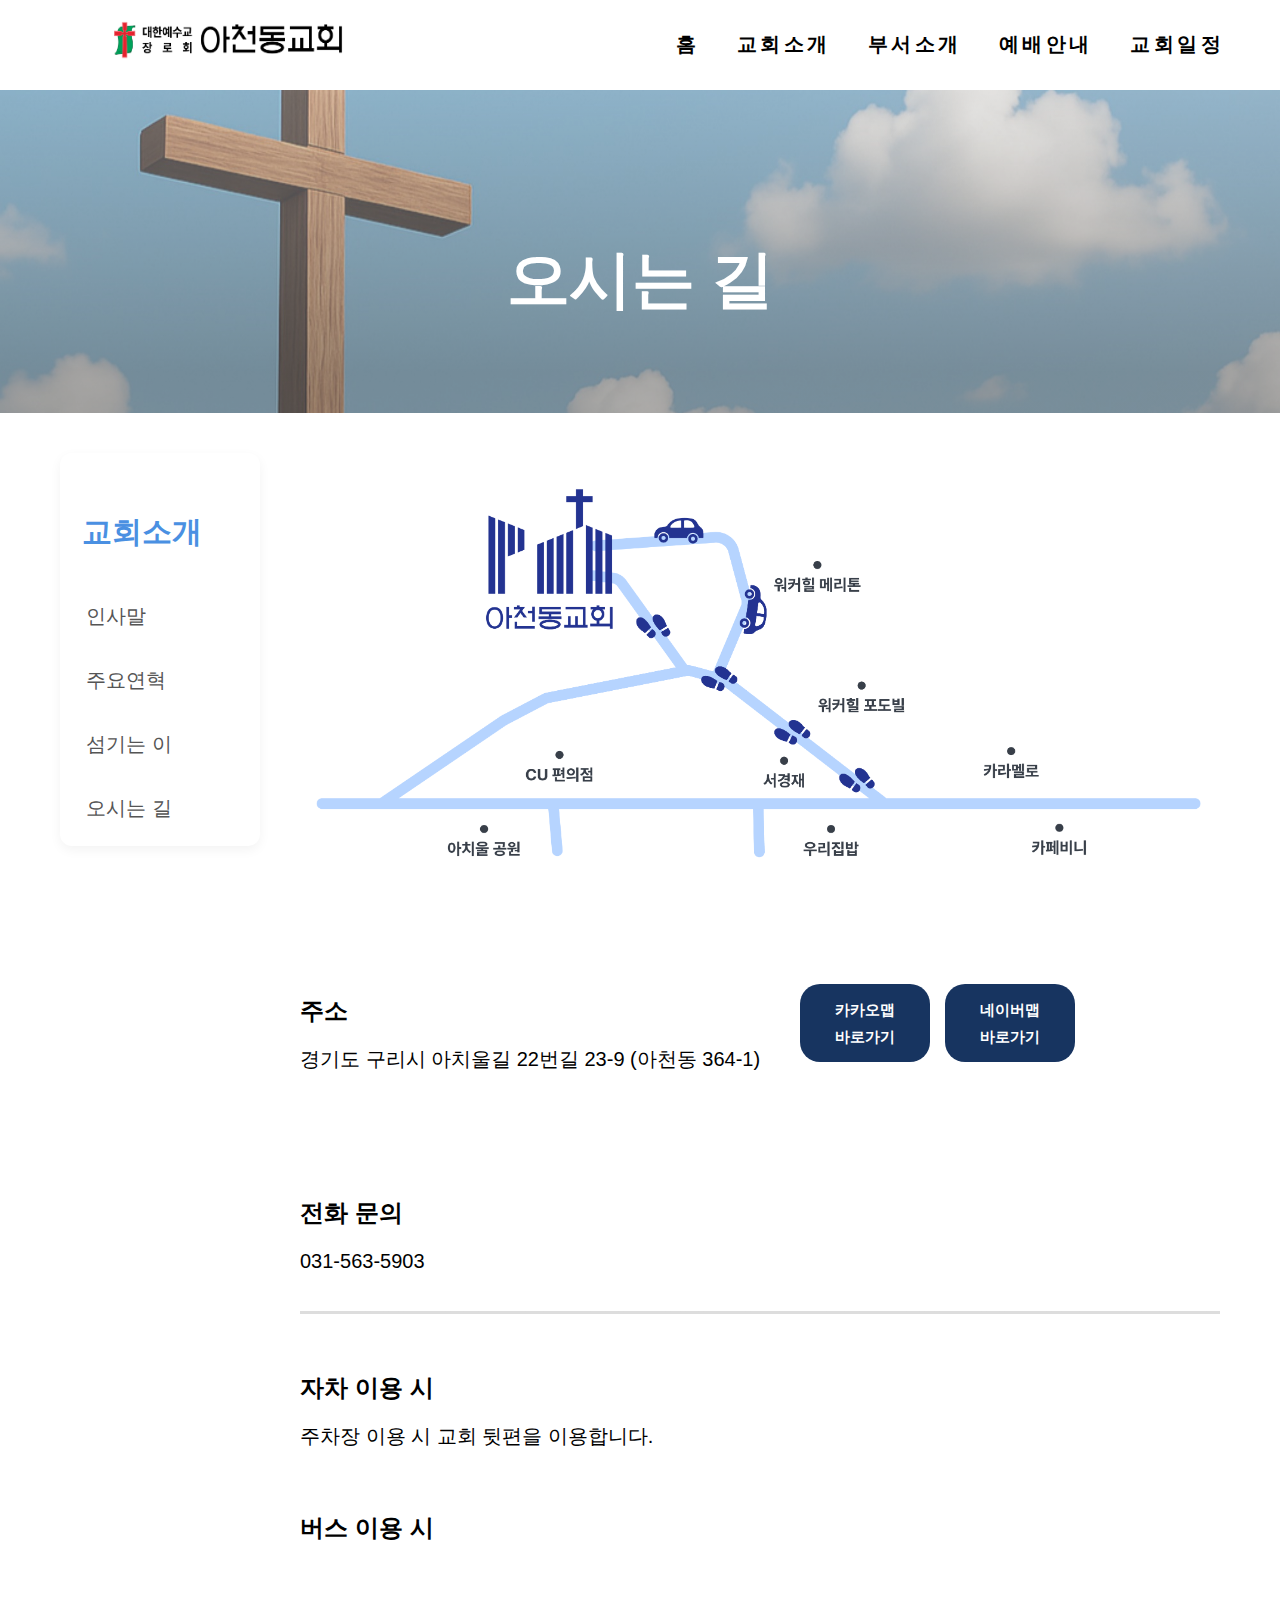
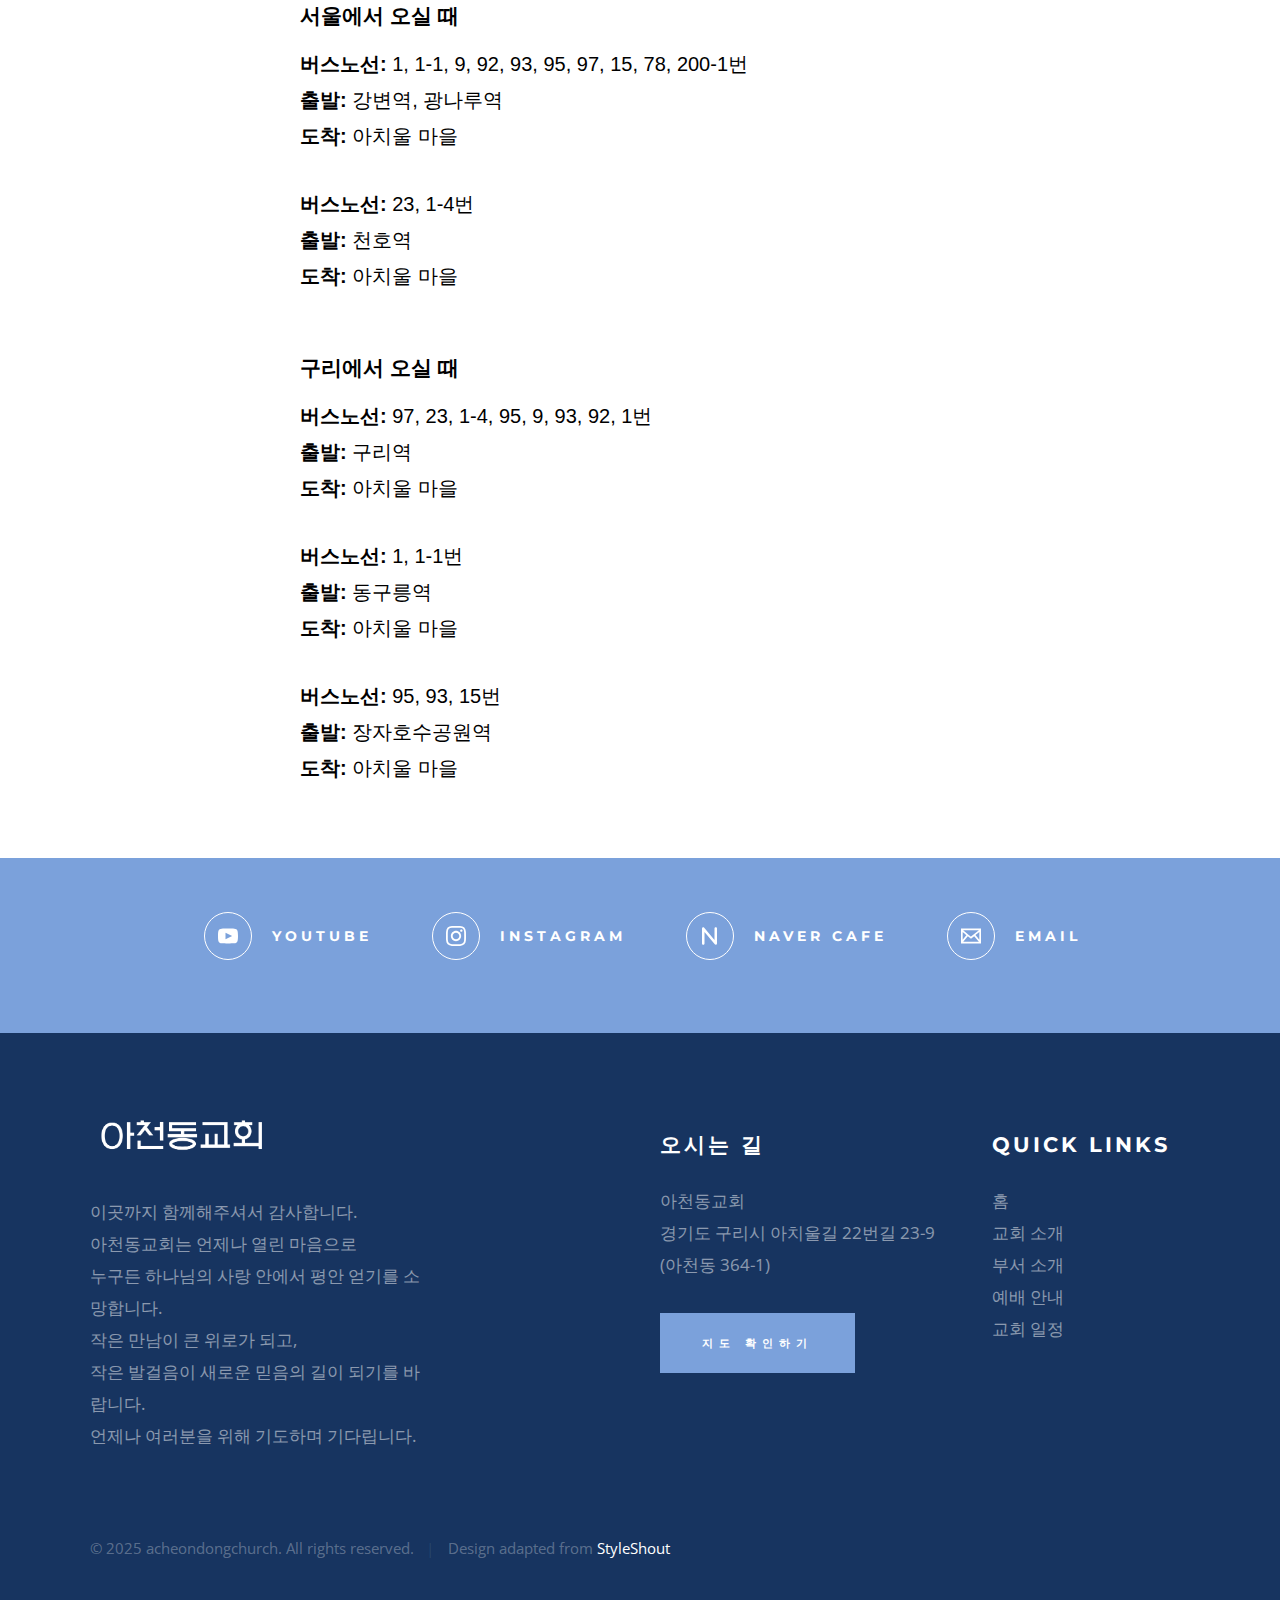
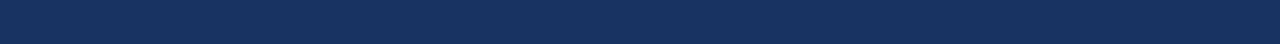
<file: about.html>
<!DOCTYPE html>
<html class="no-js" lang="ko">
  <head>
    <!--- basic page needs
    ================================================== -->
    <meta charset="utf-8" />
    <title>아천동교회 - 교회소개</title>
    <meta name="description" content="" />
    <meta name="author" content="" />

    <!-- mobile specific metas
    ================================================== -->
    <meta name="viewport" content="width=device-width, initial-scale=1" />

    <!-- CSS
    ================================================== -->
    <link rel="stylesheet" href="css/base.css" />
    <link rel="stylesheet" href="css/main.css" />

    <!-- script
    ================================================== -->
    <script src="js/modernizr.js"></script>

    <!-- favicons
    ================================================== -->
    <link rel="apple-touch-icon" sizes="180x180" href="favicon.png" />
    <link rel="icon" type="image/png" sizes="32x32" href="favicon.png" />
    <link rel="icon" type="image/png" sizes="16x16" href="favicon.png" />
    <link rel="manifest" href="site.webmanifest" />
  </head>

  <body id="top">
    <!-- header
    ================================================== -->
    <header class="s-header">
      <div class="header-logo">
        <a class="site-logo" href="index.html">
          <img src="images/logo1.png" alt="Homepage" />
        </a>
      </div>

      <nav class="header-nav-wrap">
        <ul class="header-nav">
          <li class="current"><a href="index.html" title="home">홈</a></li>
          <li><a href="greeting.html" title="About">교회소개</a></li>
          <li><a href="departments.html" title="Contact us">부서소개</a></li>
          <li><a href="worship.html" title="Contact us">예배안내</a></li>
          <li><a href="events.html" title="Services">교회일정</a></li>
        </ul>
      </nav>

      <a class="header-menu-toggle" href="#0"><span>Menu</span></a>
    </header>
    <!-- end s-header -->

    <!-- page header
    ================================================== -->
    <section class="page-header page-header--about">
      <div class="gradient-overlay"></div>
      <div class="row page-header__content">
        <div class="column">
          <h1>오시는 길</h1>
        </div>
      </div>
    </section>
    <nav class="church-menu">
      <ul>
        <li><a href="greeting.html">인사말</a></li>
        <li><a href="history.html">주요 연혁</a></li>
        <li><a href="leaders.html">섬기는 이</a></li>
        <li><a href="about.html" class="active">오시는 길</a></li>
      </ul>
    </nav>
    <!-- end page-header -->

    <!-- page content
    ================================================== -->
    <section class="s-content">
      <div class="section leaders">
        <!-- 왼쪽 네비게이션 -->
        <div class="leaders-header">
          <h2><a href="greeting.html">교회소개</a></h2>
          <ul>
            <li><a href="greeting.html">인사말</a></li>
            <li><a href="history.html">주요연혁</a></li>
            <li><a href="leaders.html">섬기는 이</a></li>
            <li><a href="about.html">오시는 길</a></li>
          </ul>
        </div>

        <!-- 오른쪽 내용 -->
        <div class="leaders-content">
          <div class="location-box">
            <div class="location-map gallery-item">
              <a href="images/location-map.png" target="_blank">
                <img src="images/location-map.png" alt="교회 위치 지도" />
                <div class="gallery-caption">클릭해서 크게 보기</div>
              </a>
            </div>
            <div class="location-box">
              <div class="location-info">
                <h3>주소</h3>
                <p>경기도 구리시 아치울길 22번길 23-9 (아천동 364-1)</p>
              </div>
              <div class="map-buttons-inline">
                <a
                  href="https://place.map.kakao.com/11107135"
                  target="_blank"
                  class="map-btn"
                >
                  <span>카카오맵<br />바로가기</span>
                </a>
                <a
                  href="https://naver.me/FN7VN2Qv"
                  target="_blank"
                  class="map-btn"
                >
                  <span>네이버맵<br />바로가기</span>
                </a>
              </div>
            </div>
          </div>
          <div class="location-details">
            <h3 class="location-title">전화 문의</h3>
            <p class="location-text">031-563-5903</p>

            <hr class="divider" />

            <h3 class="location-title">자차 이용 시</h3>
            <p class="location-text">주차장 이용 시 교회 뒷편을 이용합니다.</p>

            <h3 class="location-title">버스 이용 시</h3>

            <div class="bus-section">
              <h4>서울에서 오실 때</h4>
              <p>
                <strong>버스노선:</strong> 1, 1-1, 9, 92, 93, 95, 97, 15, 78,
                200-1번<br />
                <strong>출발:</strong> 강변역, 광나루역<br />
                <strong>도착:</strong> 아치울 마을
              </p>
              <p>
                <strong>버스노선:</strong> 23, 1-4번<br />
                <strong>출발:</strong> 천호역<br />
                <strong>도착:</strong> 아치울 마을
              </p>
            </div>

            <div class="bus-section">
              <h4>구리에서 오실 때</h4>
              <p>
                <strong>버스노선:</strong> 97, 23, 1-4, 95, 9, 93, 92, 1번<br />
                <strong>출발:</strong> 구리역<br />
                <strong>도착:</strong> 아치울 마을
              </p>
              <p>
                <strong>버스노선:</strong> 1, 1-1번<br />
                <strong>출발:</strong> 동구릉역<br />
                <strong>도착:</strong> 아치울 마을
              </p>
              <p>
                <strong>버스노선:</strong> 95, 93, 15번<br />
                <strong>출발:</strong> 장자호수공원역<br />
                <strong>도착:</strong> 아치울 마을
              </p>
            </div>
          </div>
        </div>
      </div>
    </section>

    <!-- Social
    ================================================== -->
    <section class="s-social">
      <div class="row social-content">
        <div class="column">
          <ul class="social-list">
            <li class="social-list__item">
              <a
                href="https://youtube.com/channel/UCDaouPzxLvwSefpO3Cc82Og?si=CCJbCwV-l4S1bJ1q"
                target="_blank"
                title=""
              >
                <span
                  class="social-list__icon social-list__icon--youtube"
                ></span>
                <span class="social-list__text">Youtube</span>
              </a>
            </li>
            <li class="social-list__item">
              <a
                href="https://www.instagram.com/acheon_dong_church?igsh=MTI3YzFyMGkzZnVlYg%3D%3D&utm_source=qr"
                target="_blank"
                title=""
              >
                <span
                  class="social-list__icon social-list__icon--instagram"
                ></span>
                <span class="social-list__text">Instagram</span>
              </a>
            </li>
            <li class="social-list__item">
              <a
                href="https://cafe.naver.com/acheondongchurch"
                target="_blank"
                title=""
              >
                <span class="social-list__icon social-list__icon--naver"></span>
                <span class="social-list__text">Naver Cafe</span>
              </a>
            </li>
            <li class="social-list__item">
              <a
                href="mailto:acheondong3641@gmail.com"
                target="_blank"
                title=""
              >
                <span class="social-list__icon social-list__icon--email"></span>
                <span class="social-list__text">Email</span>
              </a>
            </li>
          </ul>
        </div>
      </div>
      <!-- end social-content -->
    </section>
    <!-- end s-social -->

    <!-- footer
    ================================================== -->
    <footer class="s-footer">
      <div class="row footer-top">
        <div class="column large-4 medium-5 tab-full">
          <div class="footer-logo">
            <a class="site-footer-logo" href="index.html">
              <img src="images/logo.png" alt="Homepage" />
            </a>
          </div>
          <!-- footer-logo -->
          <p>
            이곳까지 함께해주셔서 감사합니다.<br />
            아천동교회는 언제나 열린 마음으로 <br />
            누구든 하나님의 사랑 안에서 평안 얻기를 소망합니다.<br />
            작은 만남이 큰 위로가 되고, <br />
            작은 발걸음이 새로운 믿음의 길이 되기를 바랍니다.<br />
            언제나 여러분을 위해 기도하며 기다립니다.
          </p>
        </div>
        <div class="column large-half tab-full">
          <div class="row">
            <div class="column large-7 medium-full">
              <h4 class="h6">오시는 길</h4>
              <p>
                아천동교회 <br />
                경기도 구리시 아치울길 22번길 23-9 <br />
                (아천동 364-1)
              </p>

              <p>
                <a
                  href="https://naver.me/FN7VN2Qv"
                  target="_blank"
                  class="btn btn--footer"
                  >지도 확인하기</a
                >
              </p>
            </div>
            <div class="column large-5 medium-full">
              <h4 class="h6">Quick Links</h4>
              <ul class="footer-list">
                <li><a href="index.html">홈</a></li>
                <li><a href="about.html">교회 소개</a></li>
                <li><a href="departments.html">부서 소개</a></li>
                <li><a href="worship.html">예배 안내</a></li>
                <li><a href="events.html">교회 일정</a></li>
              </ul>
            </div>
          </div>
        </div>
      </div>
      <!-- end footer-top -->

      <div class="row footer-bottom">
        <div class="column ss-copyright">
          <span>© 2025 acheondongchurch. All rights reserved.</span>
          <span
            >Design adapted from
            <a href="https://www.styleshout.com/">StyleShout</a></span
          >
        </div>
      </div>
      <!-- footer-bottom -->

      <div class="ss-go-top">
        <a class="smoothscroll" title="Back to Top" href="#top">
          <svg
            xmlns="http://www.w3.org/2000/svg"
            width="24"
            height="24"
            viewBox="0 0 24 24"
          >
            <path d="M12 0l8 9h-6v15h-4v-15h-6z" />
          </svg>
        </a>
      </div>
      <!-- ss-go-top -->
    </footer>
    <!-- end s-footer -->

    <!-- Java Script
    ================================================== -->
    <script src="js/jquery-3.2.1.min.js"></script>
    <script src="js/plugins.js"></script>
    <script src="js/main.js"></script>
  </body>
</html>
</file>
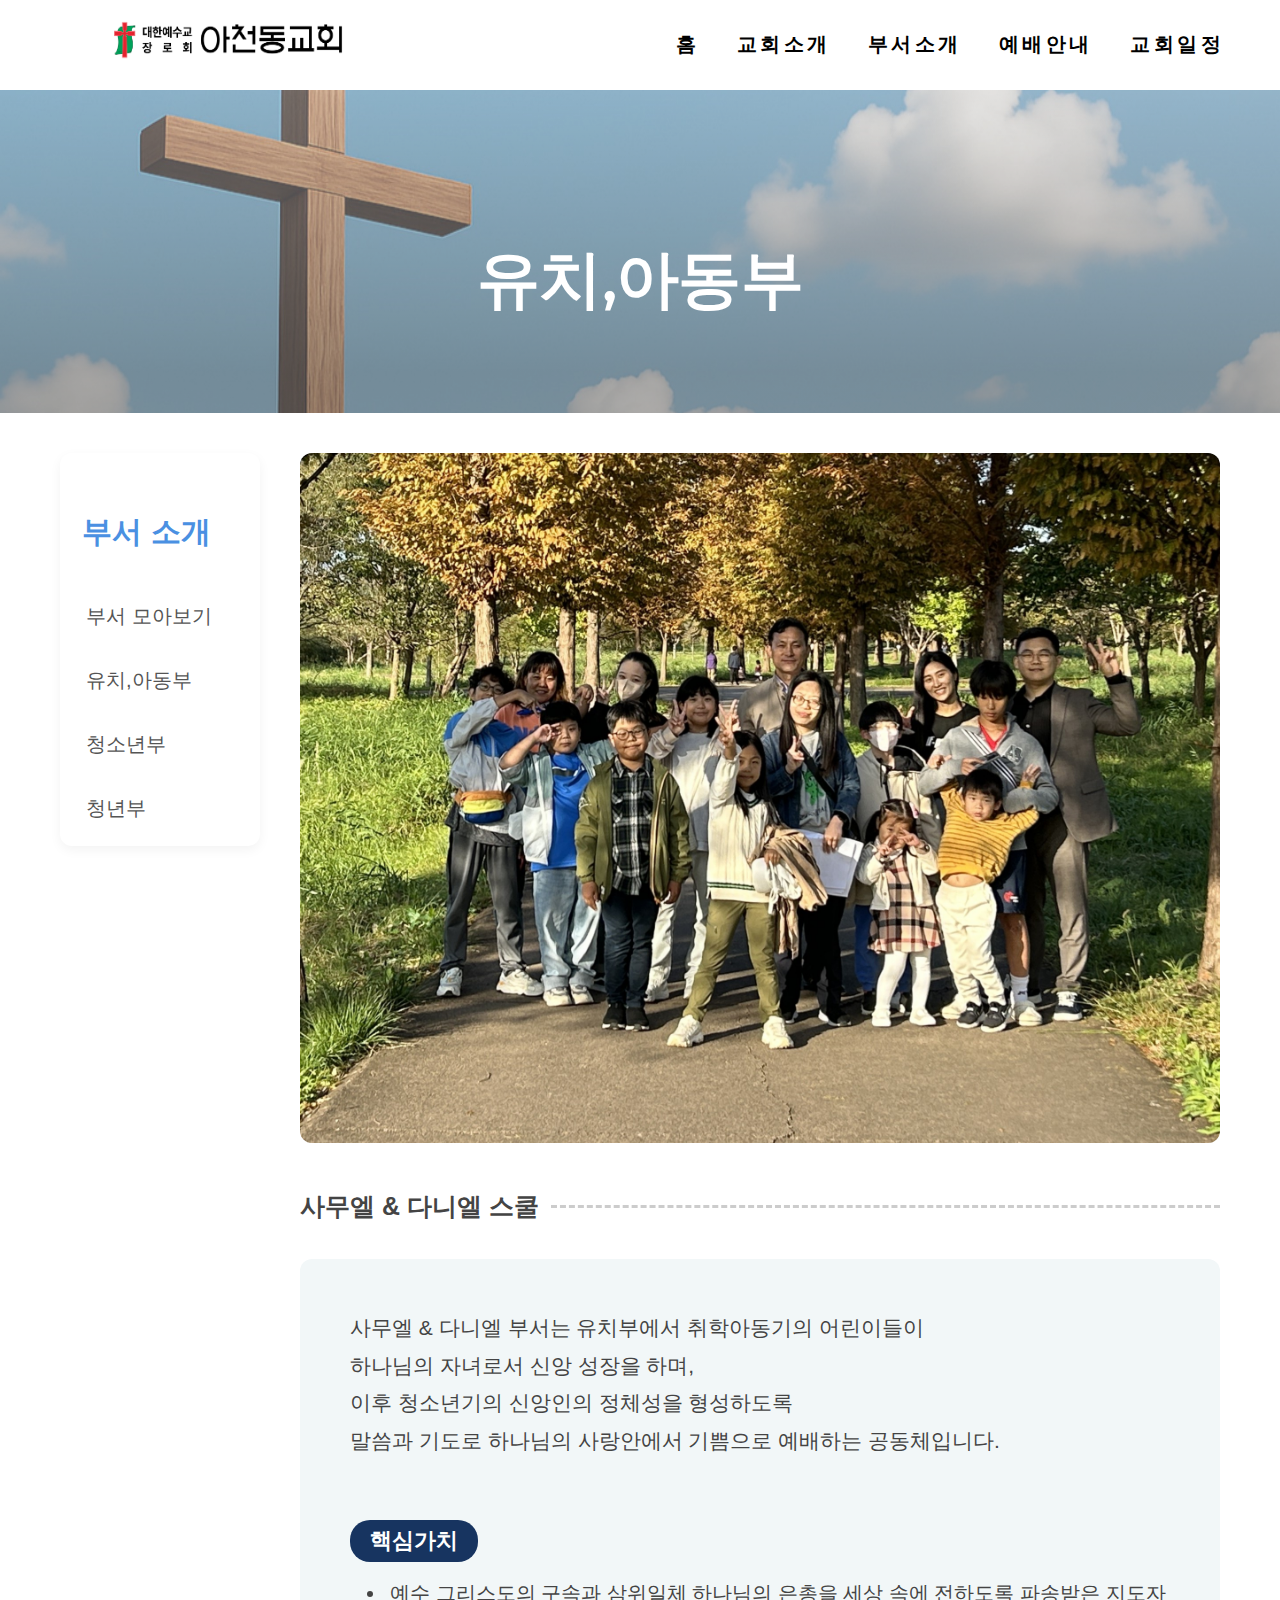
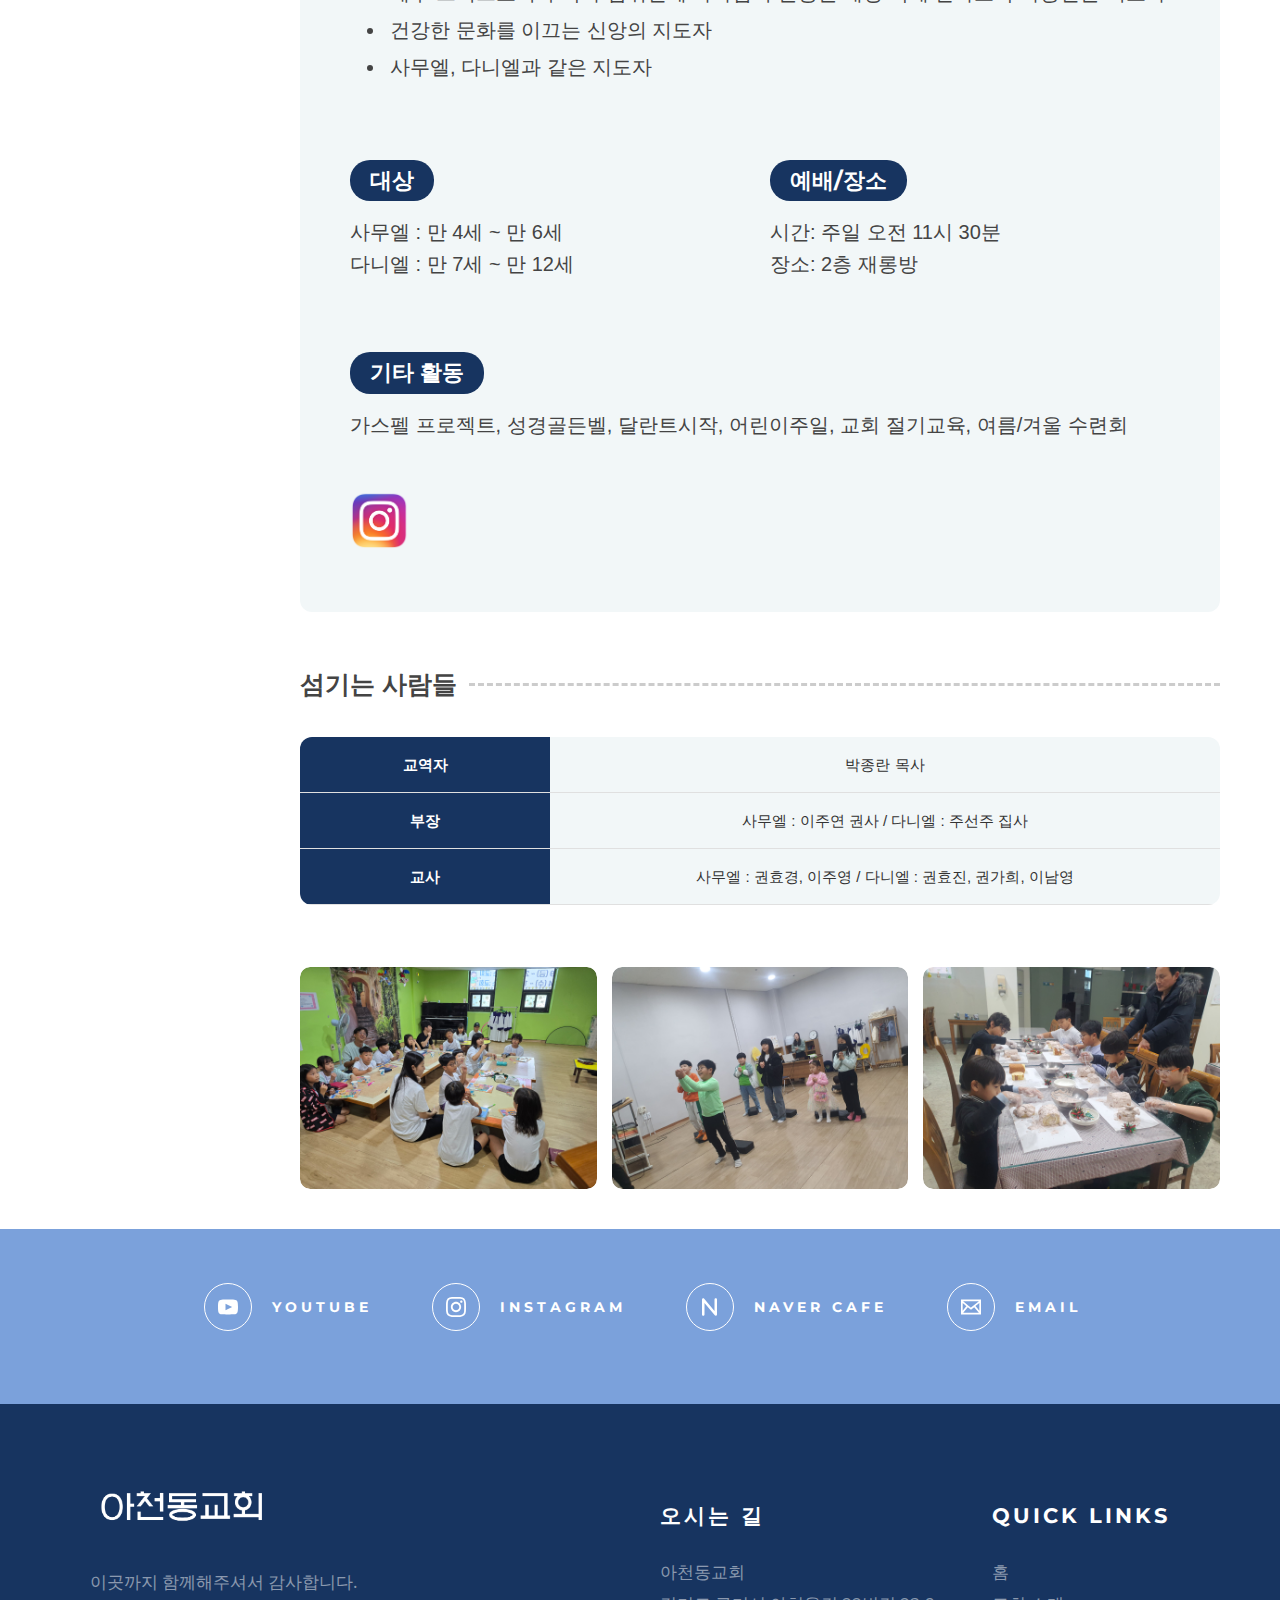
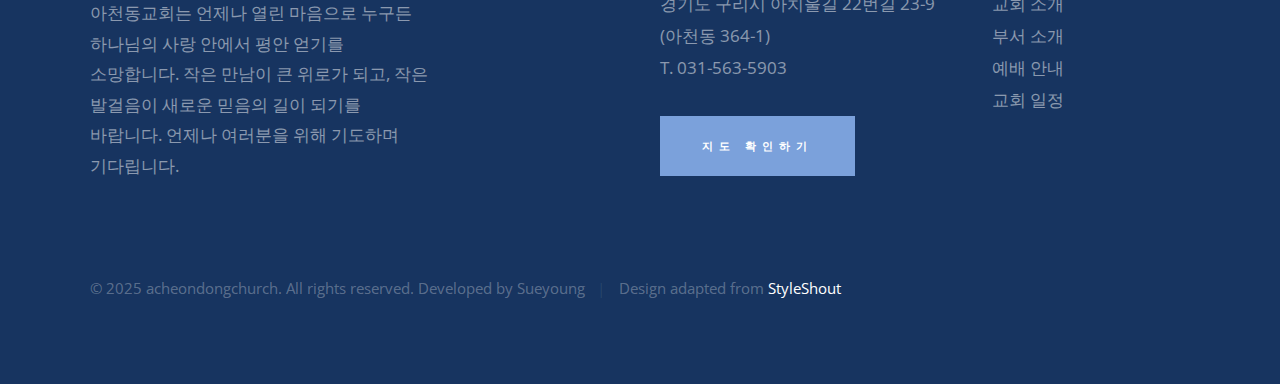
<file: children.html>
<!DOCTYPE html>
<html class="no-js" lang="ko">
  <head>
    <!--- basic page needs
    ================================================== -->
    <meta charset="utf-8" />
    <title>교회소개 | 아천동교회</title>
    <meta name="description" content="" />
    <meta name="author" content="" />
    <link rel="canonical" href="https://www.acdc.or.kr/children.html" />

    <!-- mobile specific metas
    ================================================== -->
    <meta name="viewport" content="width=device-width, initial-scale=1" />

    <!-- CSS
    ================================================== -->
    <link rel="stylesheet" href="./css/base.css" />
    <link rel="stylesheet" href="./css/main.css" />

    <!-- script
    ================================================== -->
    <script src="./js/modernizr.js"></script>

    <!-- favicons
    ================================================== -->
    <link rel="apple-touch-icon" sizes="180x180" href="./favicon.png" />
    <link rel="icon" type="image/png" sizes="32x32" href="./favicon.png" />
    <link rel="icon" type="image/png" sizes="16x16" href="./favicon.png" />
    <link rel="manifest" href="./site.webmanifest" />
  </head>

  <body id="top">


    <!-- header
    ================================================== -->
    <header class="s-header">
      <div class="header-logo">
        <a class="site-logo" href="index.html">
          <img src="images/logo1.png" alt="Homepage" />
        </a>
      </div>

      <nav class="header-nav-wrap">
        <ul class="header-nav">
          <li class="current"><a href="index.html" title="home">홈</a></li>
          <li><a href="greeting.html" title="About">교회소개</a></li>
          <li><a href="departments.html" title="Contact us">부서소개</a></li>
          <li><a href="worship.html" title="Contact us">예배안내</a></li>
          <li><a href="events.html" title="Services">교회일정</a></li>
      </nav>

      <a class="header-menu-toggle" href="#0"><span>Menu</span></a>
    </header>
    <!-- end s-header -->

    <!-- page header
    ================================================== -->
    <section class="page-header page-header--about">
      <div class="gradient-overlay"></div>
      <div class="row page-header__content">
        <div class="column">
          <h1>유치,아동부</h1>
        </div>
      </div>
    </section>
    <nav class="church-menu">
     <ul>
        <li><a href="departments.html">부서 모아보기</a></li>
        <li><a href="children.html" class="active">유치,아동부</a></li>
        <li><a href="teen.html">청소년부</a></li>
        <li><a href="young.html">청년부</a></li>
     </ul>
    </nav>
    <!-- end pageheader -->

    <!-- page content
    ================================================== -->
    
    <section class="s-content">
      <div class="section leaders">

         <!-- PC 사이드 메뉴 -->
         <div class="leaders-header">
           <h2><a href="departments.html">부서 소개</a></h2>
          <ul>
            <li><a href="departments.html">부서 모아보기</a></li>
            <li><a href="children.html">유치,아동부</a></li>
            <li><a href="teen.html">청소년부</a></li>
            <li><a href="young.html">청년부</a></li>
          </ul>
         </div>

        <!-- 오른쪽 내용 -->
        <div class="leaders-content">

          <!-- 1. 메인 사진 -->
          <div class="department-hero">
            <img src="images/departments/children-main.JPG" alt="부서 메인 이미지">
          </div>

          <!-- 2. 구분선 -->
          <div class="divider-text-box">
            <span>사무엘 & 다니엘 스쿨</span>
          </div>


          <!-- 3. 유아동부 소개 -->
          <div class="department-intro-box">
            <p class="department-description">
              사무엘 & 다니엘 부서는 유치부에서 취학아동기의 어린이들이 <br class="mobile-hide"/>
              하나님의 자녀로서 신앙 성장을 하며, <br class="mobile-hide"/>
              이후 청소년기의 신앙인의 정체성을 형성하도록 <br class="mobile-hide"/>
              말씀과 기도로 하나님의 사랑안에서 기쁨으로 예배하는 공동체입니다.
            </p>

            <div class="department-features">
              <div class="feature-block">
                <h3 class="feature-title">핵심가치</h3>
                 <ul class="feature-list">
                  <li>예수 그리스도의 구속과 삼위일체 하나님의 은총을 세상 속에 전하도록 파송받은 지도자</li>
                  <li>건강한 문화를 이끄는 신앙의 지도자</li>
                  <li>사무엘, 다니엘과 같은 지도자</li>
                 </ul>
              </div>
              <div class="feature-row">
                <div class="feature-column">
                  <h3 class="feature-title">대상</h3>
                  <p class="feature-text">
                    사무엘 : 만 4세 ~ 만 6세 <br>
                    다니엘 : 만 7세 ~ 만 12세
                  </p>
                </div>
                <div class="feature-column">
                  <h3 class="feature-title">예배/장소</h3>
                  <p class="feature-text">
                    시간: 주일 오전 11시 30분<br>
                    장소: 2층 재롱방
                  </p>
                </div>
              </div>
              <div class="feature-block">
                <h3 class="feature-title">기타 활동</h3>
                <p class="feature-text">
                  가스펠 프로젝트, 성경골든벨, 달란트시작, 어린이주일, 교회 절기교육, 여름/겨울 수련회
                </p>
              </div>
            </div>

            <div class="department-sns">
              <a href="https://www.instagram.com/acheon_sd_school?igsh=cDVocXg1ZTNtMXdh" target="_blank" class="btn-sns">
                <img src="images/instagram-icon.png" alt="사무엘&다니엘 스쿨 Instagram">
              </a>
            </div>
          </div>

          <div class="divider-text-box">
            <span>섬기는 사람들</span>
          </div>

          <!-- 5. 섬기는 이 -->
          <div class="department-staff-box">
            <table class="staff-table">
              <tr>
                <th>교역자</th>
                <td>박종란 목사</td>
              </tr>
              <tr>
                <th>부장</th>
                <td>사무엘 : 이주연 권사 / 다니엘 : 주선주 집사</td>
              </tr>
              <tr>
               <th>교사</th>
               <td>사무엘 : 권효경, 이주영 / 다니엘 : 권효진, 권가희, 이남영</td>
              </tr>
            </table>
          </div>

          <!-- 6. 사진 앨범 -->
          <div class="department-gallery">
            <a href="images/departments/gallery1.jpg" data-lightbox="gallery" data-title="갤러리1" class="gallery-item">
              <img src="images/departments/gallery1.jpg" alt="갤러리1">
              <div class="gallery-caption">여름수련회</div>
            </a>

            <a href="images/departments/gallery2.jpg" data-lightbox="gallery" data-title="갤러리2" class="gallery-item">
              <img src="images/departments/gallery2.jpg" alt="갤러리2">
              <div class="gallery-caption">예배중율동</div>
            </a>

            <a href="images/departments/gallery3.jpg" data-lightbox="gallery" data-title="갤러리3" class="gallery-item">
              <img src="images/departments/gallery3.jpg" alt="갤러리3">
              <div class="gallery-caption">케이크만들기</div>
            </a>
          </div>
        </div>
      </div>
    </section>


    <!-- Social
    ================================================== -->
    <section class="s-social">
      <div class="row social-content">
        <div class="column">
          <ul class="social-list">
            <li class="social-list__item">
              <a
                href="https://youtube.com/channel/UCDaouPzxLvwSefpO3Cc82Og?si=CCJbCwV-l4S1bJ1q"
                target="_blank"
                title=""
              >
                <span
                  class="social-list__icon social-list__icon--youtube"
                ></span>
                <span class="social-list__text">Youtube</span>
              </a>
            </li>
            <li class="social-list__item">
              <a
                href="https://www.instagram.com/acheon_dong_church?igsh=MTI3YzFyMGkzZnVlYg%3D%3D&utm_source=qr"
                target="_blank"
                title=""
              >
                <span
                  class="social-list__icon social-list__icon--instagram"
                ></span>
                <span class="social-list__text">Instagram</span>
              </a>
            </li>
            <li class="social-list__item">
              <a
                href="https://cafe.naver.com/acheondongchurch"
                target="_blank"
                title=""
              >
                <span class="social-list__icon social-list__icon--naver"></span>
                <span class="social-list__text">Naver Cafe</span>
              </a>
            </li>
            <li class="social-list__item">
              <a
                href="mailto:acheondong3641@gmail.com"
                target="_blank"
                title=""
              >
                <span class="social-list__icon social-list__icon--email"></span>
                <span class="social-list__text">Email</span>
              </a>
            </li>
          </ul>
        </div>
      </div>
      <!-- end social-content -->
    </section>
    <!-- end s-social -->

    <!-- footer
    ================================================== -->
    <footer class="s-footer">
      <div class="row footer-top">
        <div class="column large-4 medium-5 tab-full">
          <div class="footer-logo">
            <a class="site-footer-logo" href="index.html">
              <img src="images/logo.png" alt="Homepage" />
            </a>
          </div>
          <!-- footer-logo -->
          <p class="auto-break">
            이곳까지 함께해주셔서 감사합니다.<br />
            아천동교회는 언제나 열린 마음으로 누구든 하나님의 사랑 안에서 평안
            얻기를 소망합니다. 작은 만남이 큰 위로가 되고, 작은 발걸음이 새로운
            믿음의 길이 되기를 바랍니다. 언제나 여러분을 위해 기도하며
            기다립니다.
          </p>
        </div>
        <div class="column large-half tab-full">
          <div class="row">
            <div class="column large-7 medium-full">
              <h4 class="h6">오시는 길</h4>
              <p>
                아천동교회 <br />
                경기도 구리시 아치울길 22번길 23-9 <br />
                (아천동 364-1)<br />
                T. 031-563-5903
              </p>

              <p>
                <a
                  href="https://naver.me/FN7VN2Qv"
                  target="_blank"
                  class="btn btn--footer"
                  >지도 확인하기</a
                >
              </p>
            </div>
            <div class="column large-5 medium-full">
              <h4 class="h6">Quick Links</h4>
              <ul class="footer-list">
                <li><a href="index.html">홈</a></li>
                <li><a href="about.html">교회 소개</a></li>
                <li><a href="departments.html">부서 소개</a></li>
                <li><a href="worship.html">예배 안내</a></li>
                <li><a href="events.html">교회 일정</a></li>
              </ul>
            </div>
          </div>
        </div>
      </div>
      <!-- end footer-top -->

      <div class="row footer-bottom">
        <div class="column ss-copyright">
          <span>© 2025 acheondongchurch. All rights reserved. Developed by
            Sueyoung</span>
          <span
            >Design adapted from
            <a href="https://www.styleshout.com/">StyleShout</a></span
          >
        </div>
      </div>
      <!-- footer-bottom -->

      <div class="ss-go-top">
        <a class="smoothscroll" title="Back to Top" href="#top">
          <svg
            xmlns="http://www.w3.org/2000/svg"
            width="24"
            height="24"
            viewBox="0 0 24 24"
          >
            <path d="M12 0l8 9h-6v15h-4v-15h-6z" />
          </svg>
        </a>
      </div>
      <!-- ss-go-top -->
    </footer>
    <!-- end s-footer -->

    <!-- Java Script
    ================================================== -->
    <script src="js/jquery-3.2.1.min.js"></script>
    <script src="js/plugins.js"></script>
    <script src="js/main.js"></script>
  </body>
</html>
</file>
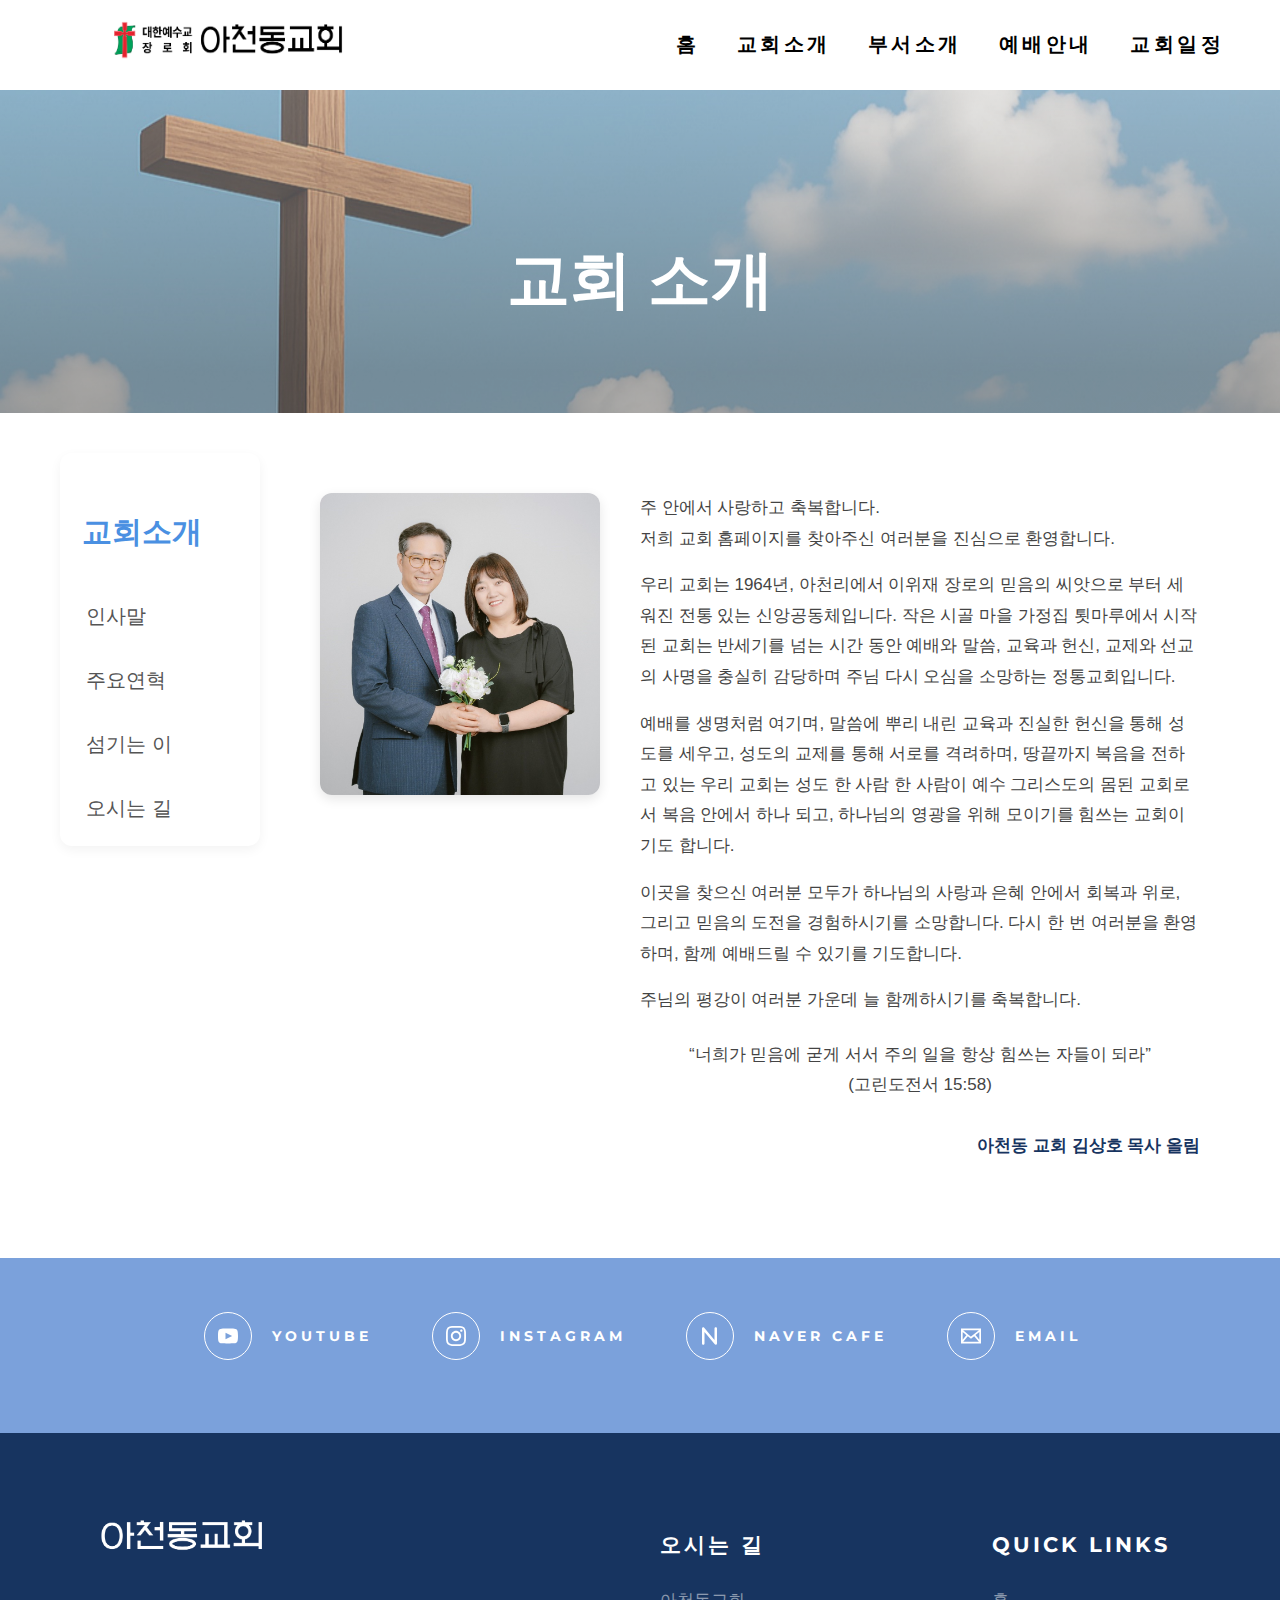
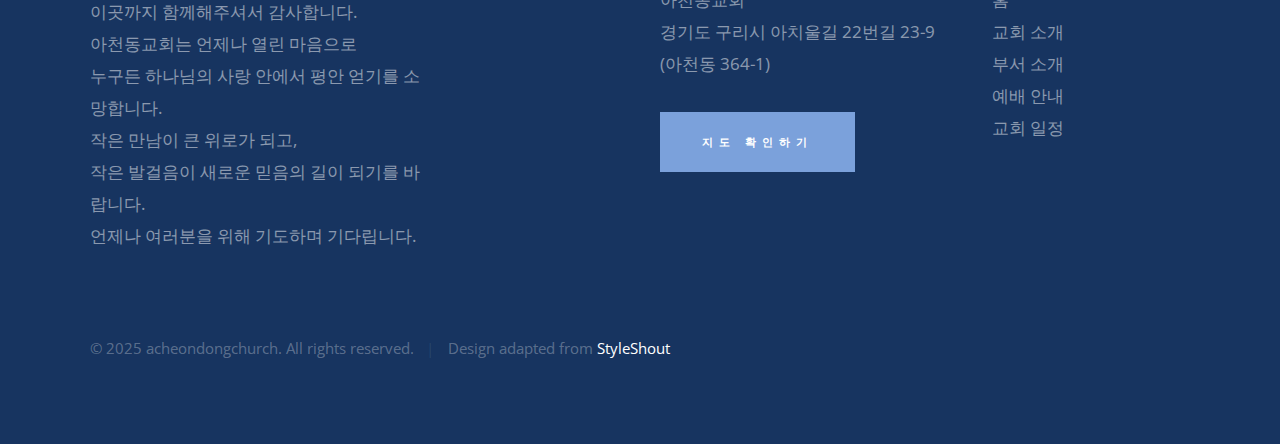
<file: greeting.html>
<!DOCTYPE html>
<html class="no-js" lang="ko">
  <head>
    <!--- basic page needs
    ================================================== -->
    <meta charset="utf-8" />
    <title>아천동교회 - 교회소개</title>
    <meta name="description" content="" />
    <meta name="author" content="" />

    <!-- mobile specific metas
    ================================================== -->
    <meta name="viewport" content="width=device-width, initial-scale=1" />

    <!-- CSS
    ================================================== -->
    <link rel="stylesheet" href="css/base.css" />
    <link rel="stylesheet" href="css/main.css" />

    <!-- fonts
    ================================================== -->
    <link rel="preconnect" href="https://fonts.googleapis.com" />
    <link rel="preconnect" href="https://fonts.gstatic.com" crossorigin />
    <link
      href="https://fonts.googleapis.com/css2?family=Gothic+A1&family=Gowun+Dodum&family=Hahmlet:wght@100..900&family=Orbit&display=swap"
      rel="stylesheet"
    />

    <!-- script
    ================================================== -->
    <script src="js/modernizr.js"></script>

    <!-- favicons
    ================================================== -->
    <link rel="apple-touch-icon" sizes="180x180" href="favicon.png" />
    <link rel="icon" type="image/png" sizes="32x32" href="favicon.png" />
    <link rel="icon" type="image/png" sizes="16x16" href="favicon.png" />
    <link rel="manifest" href="site.webmanifest" />
  </head>

  <body id="top">
    <!-- header
    ================================================== -->
    <header class="s-header">
      <div class="header-logo">
        <a class="site-logo" href="index.html">
          <img src="images/logo1.png" alt="Homepage" />
        </a>
      </div>

      <nav class="header-nav-wrap">
        <ul class="header-nav">
          <li class="current"><a href="index.html" title="home">홈</a></li>
          <li><a href="greeting.html" title="About">교회소개</a></li>
          <li><a href="departments.html" title="Contact us">부서소개</a></li>
          <li><a href="worship.html" title="Contact us">예배안내</a></li>
          <li><a href="events.html" title="Services">교회일정</a></li>
        </ul>
      </nav>

      <a class="header-menu-toggle" href="#0"><span>Menu</span></a>
    </header>
    <!-- end s-header -->

    <!-- page header
    ================================================== -->
    <section class="page-header page-header--about">
      <div class="gradient-overlay"></div>
      <div class="row page-header__content">
        <div class="column">
          <h1>교회 소개</h1>
        </div>
      </div>
    </section>
    <nav class="church-menu">
      <ul>
        <li><a href="greeting.html" class="active">인사말</a></li>
        <li><a href="history.html">주요 연혁</a></li>
        <li><a href="leaders.html">섬기는 이</a></li>
        <li><a href="about.html">오시는 길</a></li>
      </ul>
    </nav>
    <!-- end page-header -->

    <!-- page content
    ================================================== -->
    <section class="s-content">
      <div class="section leaders">
        <!-- 왼쪽 네비게이션 -->
        <div class="leaders-header">
          <h2><a href="greeting.html">교회소개</a></h2>
          <ul>
            <li><a href="greeting.html">인사말</a></li>
            <li><a href="history.html">주요연혁</a></li>
            <li><a href="leaders.html">섬기는 이</a></li>
            <li><a href="about.html">오시는 길</a></li>
          </ul>
        </div>

        <div class="leaders-content">
          <div
            id="greeting"
            style="display: flex; gap: 40px; align-items: flex-start"
          >
            <div class="greeting-img" style="flex: 1">
              <img
                src="images/greeting-image.jpg"
                alt="인사말 이미지"
                style="width: 100%; border-radius: 12px"
              />
            </div>
            <div class="greeting-text" style="flex: 2">
              <p>
                주 안에서 사랑하고 축복합니다.<br />저희 교회 홈페이지를
                찾아주신 여러분을 진심으로 환영합니다.
              </p>

              <p>
                우리 교회는 1964년, 아천리에서 이위재 장로의 믿음의 씨앗으로
                부터 세워진 전통 있는 신앙공동체입니다. 작은 시골 마을 가정집
                툇마루에서 시작된 교회는 반세기를 넘는 시간 동안 예배와 말씀,
                교육과 헌신, 교제와 선교의 사명을 충실히 감당하며 주님 다시
                오심을 소망하는 정통교회입니다.
              </p>

              <p>
                예배를 생명처럼 여기며, 말씀에 뿌리 내린 교육과 진실한 헌신을
                통해 성도를 세우고, 성도의 교제를 통해 서로를 격려하며, 땅끝까지
                복음을 전하고 있는 우리 교회는 성도 한 사람 한 사람이 예수
                그리스도의 몸된 교회로서 복음 안에서 하나 되고, 하나님의 영광을
                위해 모이기를 힘쓰는 교회이기도 합니다.
              </p>

              <p>
                이곳을 찾으신 여러분 모두가 하나님의 사랑과 은혜 안에서 회복과
                위로, 그리고 믿음의 도전을 경험하시기를 소망합니다. 다시 한 번
                여러분을 환영하며, 함께 예배드릴 수 있기를 기도합니다.
              </p>

              <p>주님의 평강이 여러분 가운데 늘 함께하시기를 축복합니다.</p>

              <p class="bible-verse">
                “너희가 믿음에 굳게 서서 주의 일을 항상 힘쓰는 자들이 되라”<br />(고린도전서
                15:58)
              </p>

              <p class="pastor-signature">아천동 교회 김상호 목사 올림</p>
            </div>
          </div>
        </div>
      </div>
    </section>

    <!-- Social
    ================================================== -->
    <section class="s-social">
      <div class="row social-content">
        <div class="column">
          <ul class="social-list">
            <li class="social-list__item">
              <a
                href="https://youtube.com/channel/UCDaouPzxLvwSefpO3Cc82Og?si=CCJbCwV-l4S1bJ1q"
                target="_blank"
                title=""
              >
                <span
                  class="social-list__icon social-list__icon--youtube"
                ></span>
                <span class="social-list__text">Youtube</span>
              </a>
            </li>
            <li class="social-list__item">
              <a
                href="https://www.instagram.com/acheon_dong_church?igsh=MTI3YzFyMGkzZnVlYg%3D%3D&utm_source=qr"
                target="_blank"
                title=""
              >
                <span
                  class="social-list__icon social-list__icon--instagram"
                ></span>
                <span class="social-list__text">Instagram</span>
              </a>
            </li>
            <li class="social-list__item">
              <a
                href="https://cafe.naver.com/acheondongchurch"
                target="_blank"
                title=""
              >
                <span class="social-list__icon social-list__icon--naver"></span>
                <span class="social-list__text">Naver Cafe</span>
              </a>
            </li>
            <li class="social-list__item">
              <a
                href="mailto:acheondong3641@gmail.com"
                target="_blank"
                title=""
              >
                <span class="social-list__icon social-list__icon--email"></span>
                <span class="social-list__text">Email</span>
              </a>
            </li>
          </ul>
        </div>
      </div>
      <!-- end social-content -->
    </section>
    <!-- end s-social -->

    <!-- footer
    ================================================== -->
    <footer class="s-footer">
      <div class="row footer-top">
        <div class="column large-4 medium-5 tab-full">
          <div class="footer-logo">
            <a class="site-footer-logo" href="index.html">
              <img src="images/logo.png" alt="Homepage" />
            </a>
          </div>
          <!-- footer-logo -->
          <p>
            이곳까지 함께해주셔서 감사합니다.<br />
            아천동교회는 언제나 열린 마음으로 <br />
            누구든 하나님의 사랑 안에서 평안 얻기를 소망합니다.<br />
            작은 만남이 큰 위로가 되고, <br />
            작은 발걸음이 새로운 믿음의 길이 되기를 바랍니다.<br />
            언제나 여러분을 위해 기도하며 기다립니다.
          </p>
        </div>
        <div class="column large-half tab-full">
          <div class="row">
            <div class="column large-7 medium-full">
              <h4 class="h6">오시는 길</h4>
              <p>
                아천동교회 <br />
                경기도 구리시 아치울길 22번길 23-9 <br />
                (아천동 364-1)
              </p>

              <p>
                <a
                  href="https://naver.me/FN7VN2Qv"
                  target="_blank"
                  class="btn btn--footer"
                  >지도 확인하기</a
                >
              </p>
            </div>
            <div class="column large-5 medium-full">
              <h4 class="h6">Quick Links</h4>
              <ul class="footer-list">
                <li><a href="index.html">홈</a></li>
                <li><a href="about.html">교회 소개</a></li>
                <li><a href="departments.html">부서 소개</a></li>
                <li><a href="worship.html">예배 안내</a></li>
                <li><a href="events.html">교회 일정</a></li>
              </ul>
            </div>
          </div>
        </div>
      </div>
      <!-- end footer-top -->

      <div class="row footer-bottom">
        <div class="column ss-copyright">
          <span>© 2025 acheondongchurch. All rights reserved.</span>
          <span
            >Design adapted from
            <a href="https://www.styleshout.com/">StyleShout</a></span
          >
        </div>
      </div>
      <!-- footer-bottom -->

      <div class="ss-go-top">
        <a class="smoothscroll" title="Back to Top" href="#top">
          <svg
            xmlns="http://www.w3.org/2000/svg"
            width="24"
            height="24"
            viewBox="0 0 24 24"
          >
            <path d="M12 0l8 9h-6v15h-4v-15h-6z" />
          </svg>
        </a>
      </div>
      <!-- ss-go-top -->
    </footer>
    <!-- end s-footer -->

    <!-- Java Script
    ================================================== -->
    <script src="js/jquery-3.2.1.min.js"></script>
    <script src="js/plugins.js"></script>
    <script src="js/main.js"></script>
  </body>
</html>
</file>
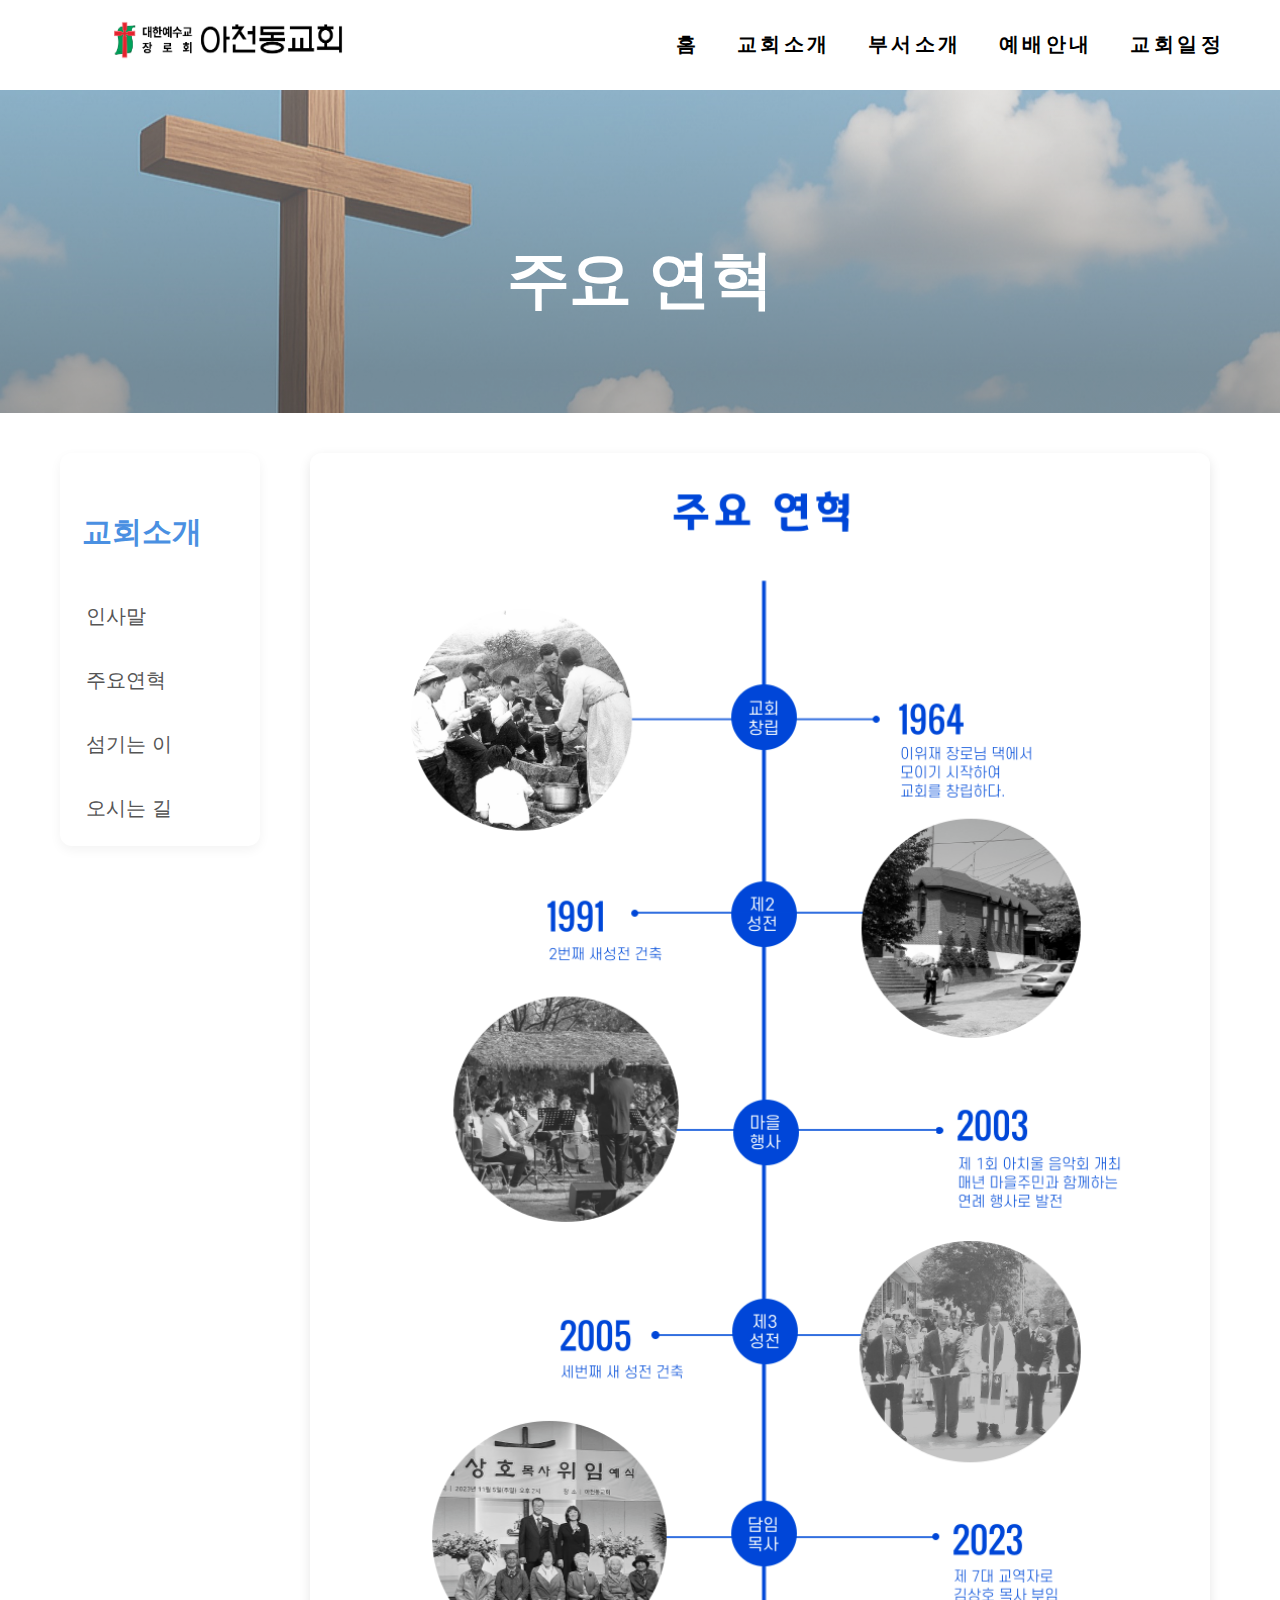
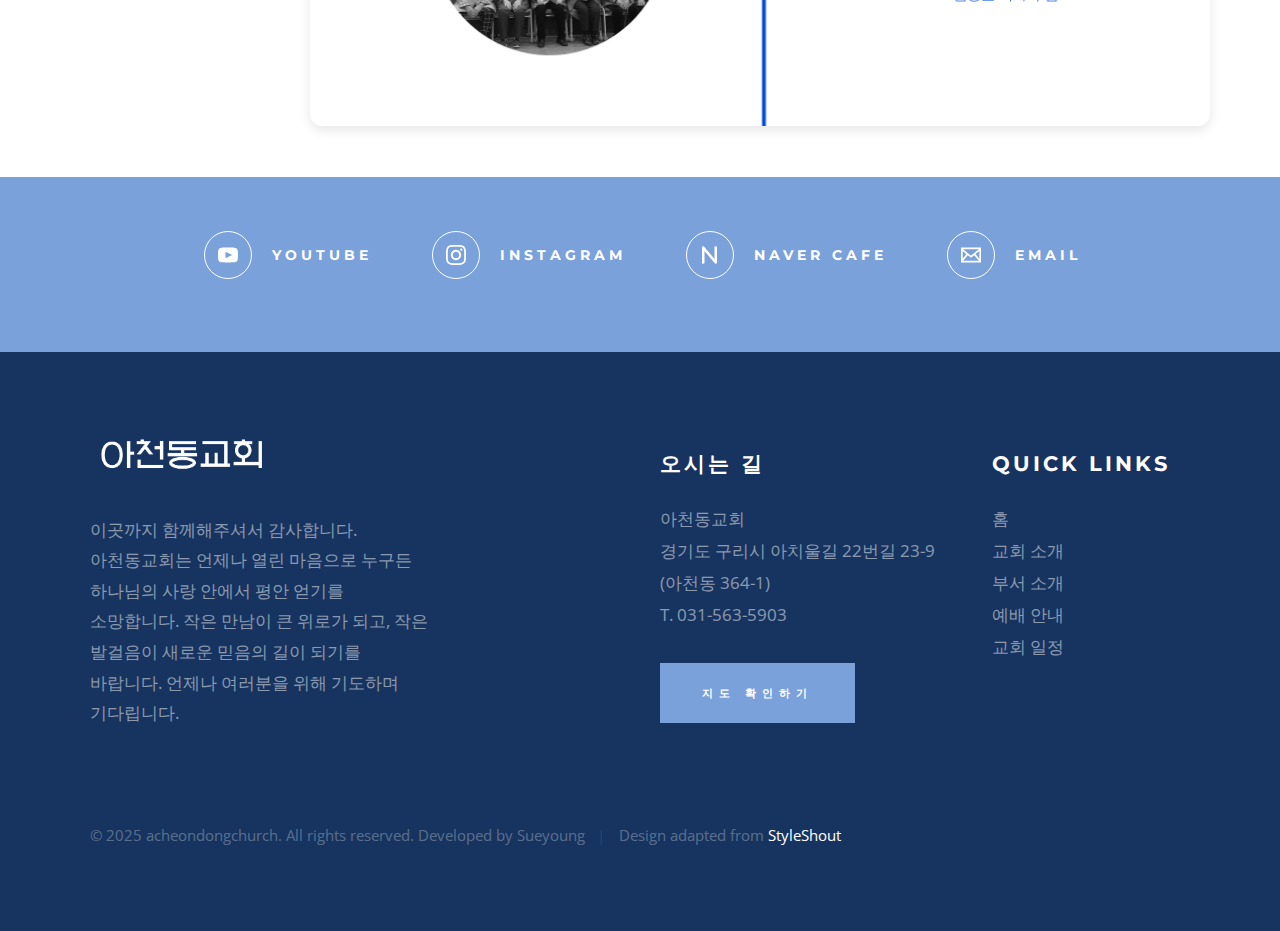
<file: history.html>
<!DOCTYPE html>
<html class="no-js" lang="ko">
  <head>
    <!--- basic page needs
    ================================================== -->
    <meta charset="utf-8" />
    <title>교회소개 | 아천동교회</title>
    <meta name="description" content="" />
    <meta name="author" content="" />
    <link rel="canonical" href="https://www.acdc.or.kr/history.html" />

    <!-- mobile specific metas
    ================================================== -->
    <meta name="viewport" content="width=device-width, initial-scale=1" />

    <!-- CSS
    ================================================== -->
    <link rel="stylesheet" href="./css/base.css" />
    <link rel="stylesheet" href="./css/main.css" />

    <!-- script
    ================================================== -->
    <script src="./js/modernizr.js"></script>

    <!-- favicons
    ================================================== -->
    <link rel="apple-touch-icon" sizes="180x180" href="./favicon.png" />
    <link rel="icon" type="image/png" sizes="32x32" href="./favicon.png" />
    <link rel="icon" type="image/png" sizes="16x16" href="./favicon.png" />
    <link rel="manifest" href="./site.webmanifest" />
  </head>

  <body id="top">
    <!-- header
    ================================================== -->
    <header class="s-header">
      <div class="header-logo">
        <a class="site-logo" href="index.html">
          <img src="images/logo1.png" alt="Homepage" />
        </a>
      </div>

      <nav class="header-nav-wrap">
        <ul class="header-nav">
          <li class="current"><a href="index.html" title="home">홈</a></li>
          <li><a href="greeting.html" title="About">교회소개</a></li>
          <li><a href="departments.html" title="Contact us">부서소개</a></li>
          <li><a href="worship.html" title="Contact us">예배안내</a></li>
          <li><a href="events.html" title="Services">교회일정</a></li>
        </ul>
      </nav>

      <a class="header-menu-toggle" href="#0"><span>Menu</span></a>
    </header>
    <!-- end s-header -->

    <!-- page header
    ================================================== -->
    <section class="page-header page-header--about">
      <div class="gradient-overlay"></div>
      <div class="row page-header__content">
        <div class="column">
          <h1>주요 연혁</h1>
        </div>
      </div>
    </section>
    <nav class="church-menu">
      <ul>
        <li><a href="greeting.html">인사말</a></li>
        <li><a href="history.html" class="active">주요 연혁</a></li>
        <li><a href="leaders.html">섬기는 이</a></li>
        <li><a href="about.html">오시는 길</a></li>
      </ul>
    </nav>
    <!-- end page-header -->

    <!-- page content
    ================================================== -->
    <section class="s-content">
      <div class="section leaders">
        <!-- 왼쪽 네비게이션 -->
        <div class="leaders-header">
          <h2><a href="greeting.html">교회소개</a></h2>
          <ul>
            <li><a href="greeting.html">인사말</a></li>
            <li><a href="history.html">주요연혁</a></li>
            <li><a href="leaders.html">섬기는 이</a></li>
            <li><a href="about.html">오시는 길</a></li>
          </ul>
        </div>
        <div class="leaders-content">
          <div id="history">
            <img
              src="images/history-image2.png"
              alt="주요연혁 이미지"
              style="width: 100%; border-radius: 12px"
            />
          </div>
        </div>
      </div>
    </section>

    <!-- Social
    ================================================== -->
    <section class="s-social">
      <div class="row social-content">
        <div class="column">
          <ul class="social-list">
            <li class="social-list__item">
              <a
                href="https://youtube.com/channel/UCDaouPzxLvwSefpO3Cc82Og?si=CCJbCwV-l4S1bJ1q"
                target="_blank"
                title=""
              >
                <span
                  class="social-list__icon social-list__icon--youtube"
                ></span>
                <span class="social-list__text">Youtube</span>
              </a>
            </li>
            <li class="social-list__item">
              <a
                href="https://www.instagram.com/acheon_dong_church?igsh=MTI3YzFyMGkzZnVlYg%3D%3D&utm_source=qr"
                target="_blank"
                title=""
              >
                <span
                  class="social-list__icon social-list__icon--instagram"
                ></span>
                <span class="social-list__text">Instagram</span>
              </a>
            </li>
            <li class="social-list__item">
              <a
                href="https://cafe.naver.com/acheondongchurch"
                target="_blank"
                title=""
              >
                <span class="social-list__icon social-list__icon--naver"></span>
                <span class="social-list__text">Naver Cafe</span>
              </a>
            </li>
            <li class="social-list__item">
              <a
                href="mailto:acheondong3641@gmail.com"
                target="_blank"
                title=""
              >
                <span class="social-list__icon social-list__icon--email"></span>
                <span class="social-list__text">Email</span>
              </a>
            </li>
          </ul>
        </div>
      </div>
      <!-- end social-content -->
    </section>
    <!-- end s-social -->

    <!-- footer
    ================================================== -->
    <footer class="s-footer">
      <div class="row footer-top">
        <div class="column large-4 medium-5 tab-full">
          <div class="footer-logo">
            <a class="site-footer-logo" href="index.html">
              <img src="images/logo.png" alt="Homepage" />
            </a>
          </div>
          <!-- footer-logo -->
          <p class="auto-break">
            이곳까지 함께해주셔서 감사합니다.<br />
            아천동교회는 언제나 열린 마음으로 누구든 하나님의 사랑 안에서 평안
            얻기를 소망합니다. 작은 만남이 큰 위로가 되고, 작은 발걸음이 새로운
            믿음의 길이 되기를 바랍니다. 언제나 여러분을 위해 기도하며
            기다립니다.
          </p>
        </div>
        <div class="column large-half tab-full">
          <div class="row">
            <div class="column large-7 medium-full">
              <h4 class="h6">오시는 길</h4>
              <p>
                아천동교회 <br />
                경기도 구리시 아치울길 22번길 23-9 <br />
                (아천동 364-1)<br />
                T. 031-563-5903
              </p>

              <p>
                <a
                  href="https://naver.me/FN7VN2Qv"
                  target="_blank"
                  class="btn btn--footer"
                  >지도 확인하기</a
                >
              </p>
            </div>
            <div class="column large-5 medium-full">
              <h4 class="h6">Quick Links</h4>
              <ul class="footer-list">
                <li><a href="index.html">홈</a></li>
                <li><a href="about.html">교회 소개</a></li>
                <li><a href="departments.html">부서 소개</a></li>
                <li><a href="worship.html">예배 안내</a></li>
                <li><a href="events.html">교회 일정</a></li>
              </ul>
            </div>
          </div>
        </div>
      </div>
      <!-- end footer-top -->

      <div class="row footer-bottom">
        <div class="column ss-copyright">
          <span
            >© 2025 acheondongchurch. All rights reserved. Developed by
            Sueyoung</span
          >
          <span
            >Design adapted from
            <a href="https://www.styleshout.com/">StyleShout</a></span
          >
        </div>
      </div>
      <!-- footer-bottom -->

      <div class="ss-go-top">
        <a class="smoothscroll" title="Back to Top" href="#top">
          <svg
            xmlns="http://www.w3.org/2000/svg"
            width="24"
            height="24"
            viewBox="0 0 24 24"
          >
            <path d="M12 0l8 9h-6v15h-4v-15h-6z" />
          </svg>
        </a>
      </div>
      <!-- ss-go-top -->
    </footer>
    <!-- end s-footer -->

    <!-- Java Script
    ================================================== -->
    <script src="js/jquery-3.2.1.min.js"></script>
    <script src="js/plugins.js"></script>
    <script src="js/main.js"></script>
  </body>
</html>
</file>
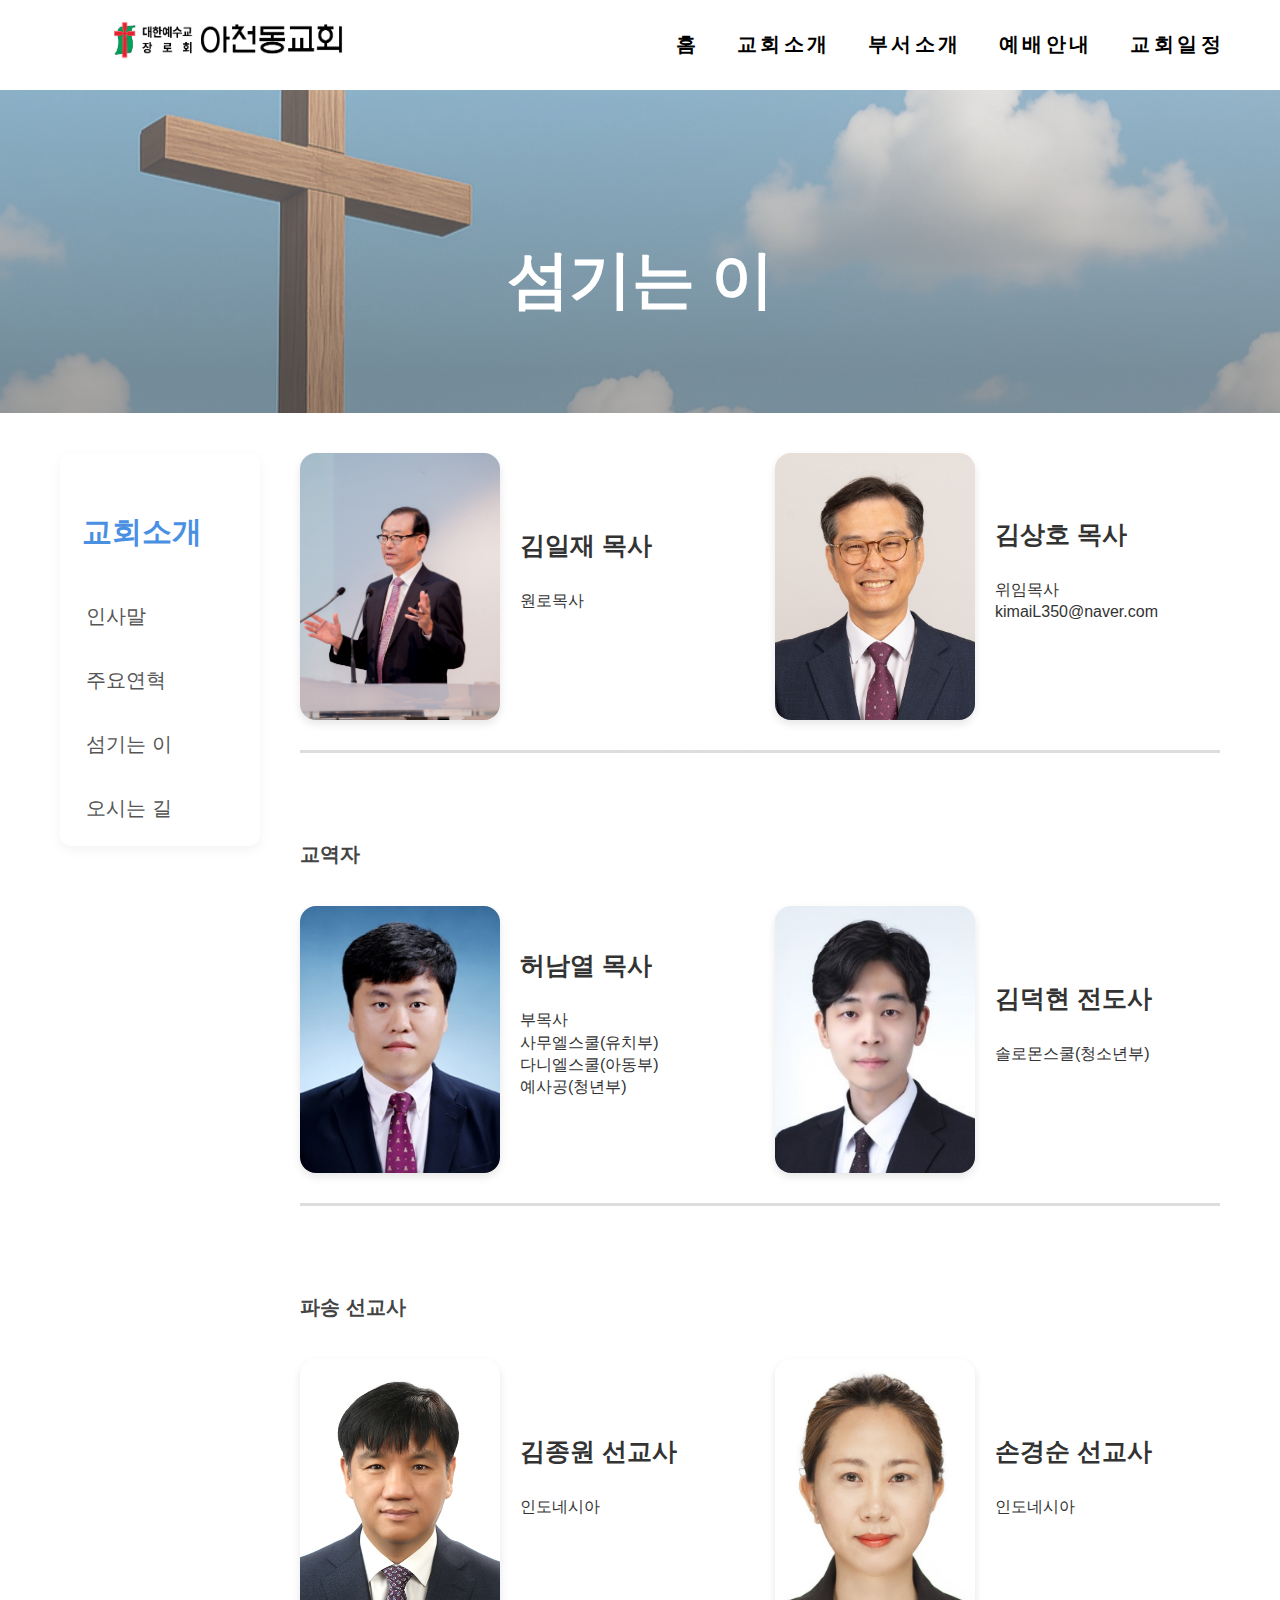
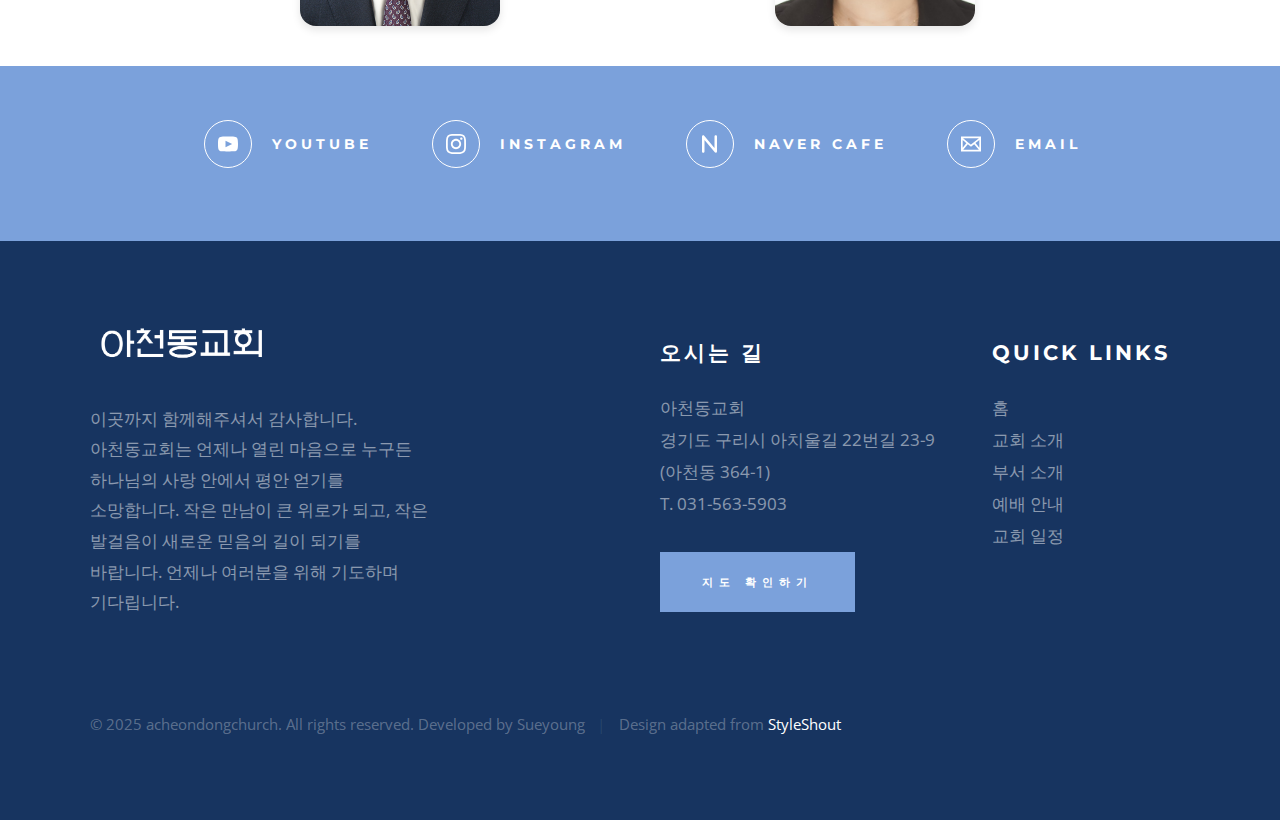
<file: leaders.html>
<!DOCTYPE html>
<html class="no-js" lang="ko">
  <head>
    <!--- basic page needs
    ================================================== -->
    <meta charset="utf-8" />
    <title>교회소개 | 아천동교회</title>
    <meta name="description" content="아천동교회 소개" />
    <meta name="author" content="" />
    <link rel="canonical" href="https://www.acdc.or.kr/leaders.html" />

    <!-- mobile specific metas
    ================================================== -->
    <meta name="viewport" content="width=device-width, initial-scale=1" />

    <!-- CSS
    ================================================== -->
    <link rel="stylesheet" href="./css/base.css" />
    <link rel="stylesheet" href="./css/main.css" />

    <!-- script
    ================================================== -->
    <script src="./js/modernizr.js"></script>

    <!-- favicons
    ================================================== -->
    <link rel="apple-touch-icon" sizes="180x180" href="./favicon.png" />
    <link rel="icon" type="image/png" sizes="32x32" href="./favicon.png" />
    <link rel="icon" type="image/png" sizes="16x16" href="./favicon.png" />
    <link rel="manifest" href="./site.webmanifest" />
  </head>

  <body id="top">
    <!-- header
    ================================================== -->
    <header class="s-header">
      <div class="header-logo">
        <a class="site-logo" href="index.html">
          <img src="images/logo1.png" alt="Homepage" />
        </a>
      </div>

      <nav class="header-nav-wrap">
        <ul class="header-nav">
          <li class="current"><a href="index.html" title="home">홈</a></li>
          <li><a href="greeting.html" title="About">교회소개</a></li>
          <li><a href="departments.html" title="Contact us">부서소개</a></li>
          <li><a href="worship.html" title="Contact us">예배안내</a></li>
          <li><a href="events.html" title="Services">교회일정</a></li>
        </ul>
      </nav>

      <a class="header-menu-toggle" href="#0"><span>Menu</span></a>
    </header>
    <!-- end s-header -->

    <!-- page header
    ================================================== -->
    <section class="page-header page-header--about">
      <div class="gradient-overlay"></div>
      <div class="row page-header__content">
        <div class="column">
          <h1>섬기는 이</h1>
        </div>
      </div>
    </section>
    <nav class="church-menu">
      <ul>
        <li><a href="greeting.html">인사말</a></li>
        <li><a href="history.html">주요 연혁</a></li>
        <li><a href="leaders.html" class="active">섬기는 이</a></li>
        <li><a href="about.html">오시는 길</a></li>
      </ul>
    </nav>
    <!-- end page-header -->

    <!-- page content
    ================================================== -->
    <section class="s-content">
      <div class="section leaders">
        <!-- 왼쪽 네비게이션 -->
        <div class="leaders-header">
          <h2><a href="greeting.html">교회소개</a></h2>
          <ul>
            <li><a href="greeting.html">인사말</a></li>
            <li><a href="history.html">주요연혁</a></li>
            <li><a href="leaders.html">섬기는 이</a></li>
            <li><a href="about.html">오시는 길</a></li>
          </ul>
        </div>
        <div class="leaders-content">
          <!-- 첫 줄 -->
          <div class="leader-row">
            <div class="leader-card">
              <img
                src="images/fomer-pastor.jpg"
                alt="원로 목사"
                class="leader-img"
              />
              <p class="leader-title">
                <strong>김일재 목사</strong><br />원로목사
              </p>
            </div>
            <div class="leader-card">
              <img
                src="images/senior-pastor.jpg"
                alt="담임 목사"
                class="leader-img"
              />
              <p class="leader-title">
                <strong>김상호 목사</strong><br />위임목사<br />
                kimaiL350@naver.com
              </p>
            </div>
          </div>

          <hr class="divider" />

          <!-- 두 번째 줄 -->
          <h3 class="leader-subtitle">교역자</h3>
          <div class="leader-row">
            <div class="leader-card">
              <img
                src="images/assistant-pastor1.jpg"
                alt="부목사"
                class="leader-img"
              />
              <p class="leader-title">
                <strong>허남열 목사</strong><br />부목사<br />사무엘스쿨(유치부)
                <br />다니엘스쿨(아동부) <br />
                예사공(청년부)<br />
              </p>
            </div>
            <div class="leader-card">
              <img
                src="images/assistant-pastor2.jpg"
                alt="교육 교역자"
                class="leader-img"
              />
              <p class="leader-title">
                <strong>김덕현 전도사</strong><br />솔로몬스쿨(청소년부) <br />
              </p>
            </div>
          </div>

          <hr class="divider" />

          <!-- 세 번째 줄 -->
          <h3 class="leader-subtitle">파송 선교사</h3>
          <div class="leader-row">
            <div class="leader-card">
              <img
                src="images/missionary1.jpg"
                alt="파송 선교사"
                class="leader-img"
              />
              <p class="leader-title">
                <strong>김종원 선교사</strong><br />인도네시아
              </p>
            </div>
            <div class="leader-card">
              <img
                src="images/missionary2.jpg"
                alt="파송 선교사"
                class="leader-img"
              />
              <p class="leader-title">
                <strong>손경순 선교사</strong><br />인도네시아
              </p>
            </div>
          </div>
        </div>
      </div>
      <!-- end section leaders -->
    </section>
    <!-- end page content -->

    <!-- Social
    ================================================== -->
    <section class="s-social">
      <div class="row social-content">
        <div class="column">
          <ul class="social-list">
            <li class="social-list__item">
              <a
                href="https://youtube.com/channel/UCDaouPzxLvwSefpO3Cc82Og?si=CCJbCwV-l4S1bJ1q"
                target="_blank"
                title=""
              >
                <span
                  class="social-list__icon social-list__icon--youtube"
                ></span>
                <span class="social-list__text">Youtube</span>
              </a>
            </li>
            <li class="social-list__item">
              <a
                href="https://www.instagram.com/acheon_dong_church?igsh=MTI3YzFyMGkzZnVlYg%3D%3D&utm_source=qr"
                target="_blank"
                title=""
              >
                <span
                  class="social-list__icon social-list__icon--instagram"
                ></span>
                <span class="social-list__text">Instagram</span>
              </a>
            </li>
            <li class="social-list__item">
              <a
                href="https://cafe.naver.com/acheondongchurch"
                target="_blank"
                title=""
              >
                <span class="social-list__icon social-list__icon--naver"></span>
                <span class="social-list__text">Naver Cafe</span>
              </a>
            </li>
            <li class="social-list__item">
              <a
                href="mailto:acheondong3641@gmail.com"
                target="_blank"
                title=""
              >
                <span class="social-list__icon social-list__icon--email"></span>
                <span class="social-list__text">Email</span>
              </a>
            </li>
          </ul>
        </div>
      </div>
      <!-- end social-content -->
    </section>
    <!-- end s-social -->

    <!-- footer
    ================================================== -->
    <footer class="s-footer">
      <div class="row footer-top">
        <div class="column large-4 medium-5 tab-full">
          <div class="footer-logo">
            <a class="site-footer-logo" href="index.html">
              <img src="images/logo.png" alt="Homepage" />
            </a>
          </div>
          <!-- footer-logo -->
          <p class="auto-break">
            이곳까지 함께해주셔서 감사합니다.<br />
            아천동교회는 언제나 열린 마음으로 누구든 하나님의 사랑 안에서 평안
            얻기를 소망합니다. 작은 만남이 큰 위로가 되고, 작은 발걸음이 새로운
            믿음의 길이 되기를 바랍니다. 언제나 여러분을 위해 기도하며
            기다립니다.
          </p>
        </div>
        <div class="column large-half tab-full">
          <div class="row">
            <div class="column large-7 medium-full">
              <h4 class="h6">오시는 길</h4>
              <p>
                아천동교회 <br />
                경기도 구리시 아치울길 22번길 23-9 <br />
                (아천동 364-1)<br />
                T. 031-563-5903
              </p>

              <p>
                <a
                  href="https://naver.me/FN7VN2Qv"
                  target="_blank"
                  class="btn btn--footer"
                  >지도 확인하기</a
                >
              </p>
            </div>
            <div class="column large-5 medium-full">
              <h4 class="h6">Quick Links</h4>
              <ul class="footer-list">
                <li><a href="index.html">홈</a></li>
                <li><a href="about.html">교회 소개</a></li>
                <li><a href="departments.html">부서 소개</a></li>
                <li><a href="worship.html">예배 안내</a></li>
                <li><a href="events.html">교회 일정</a></li>
              </ul>
            </div>
          </div>
        </div>
      </div>
      <!-- end footer-top -->

      <div class="row footer-bottom">
        <div class="column ss-copyright">
          <span
            >© 2025 acheondongchurch. All rights reserved. Developed by
            Sueyoung</span
          >
          <span
            >Design adapted from
            <a href="https://www.styleshout.com/">StyleShout</a></span
          >
        </div>
      </div>
      <!-- footer-bottom -->

      <div class="ss-go-top">
        <a class="smoothscroll" title="Back to Top" href="#top">
          <svg
            xmlns="http://www.w3.org/2000/svg"
            width="24"
            height="24"
            viewBox="0 0 24 24"
          >
            <path d="M12 0l8 9h-6v15h-4v-15h-6z" />
          </svg>
        </a>
      </div>
      <!-- ss-go-top -->
    </footer>
    <!-- end s-footer -->

    <!-- Java Script
    ================================================== -->
    <script src="js/jquery-3.2.1.min.js"></script>
    <script src="js/plugins.js"></script>
    <script src="js/main.js"></script>
  </body>
</html>
</file>
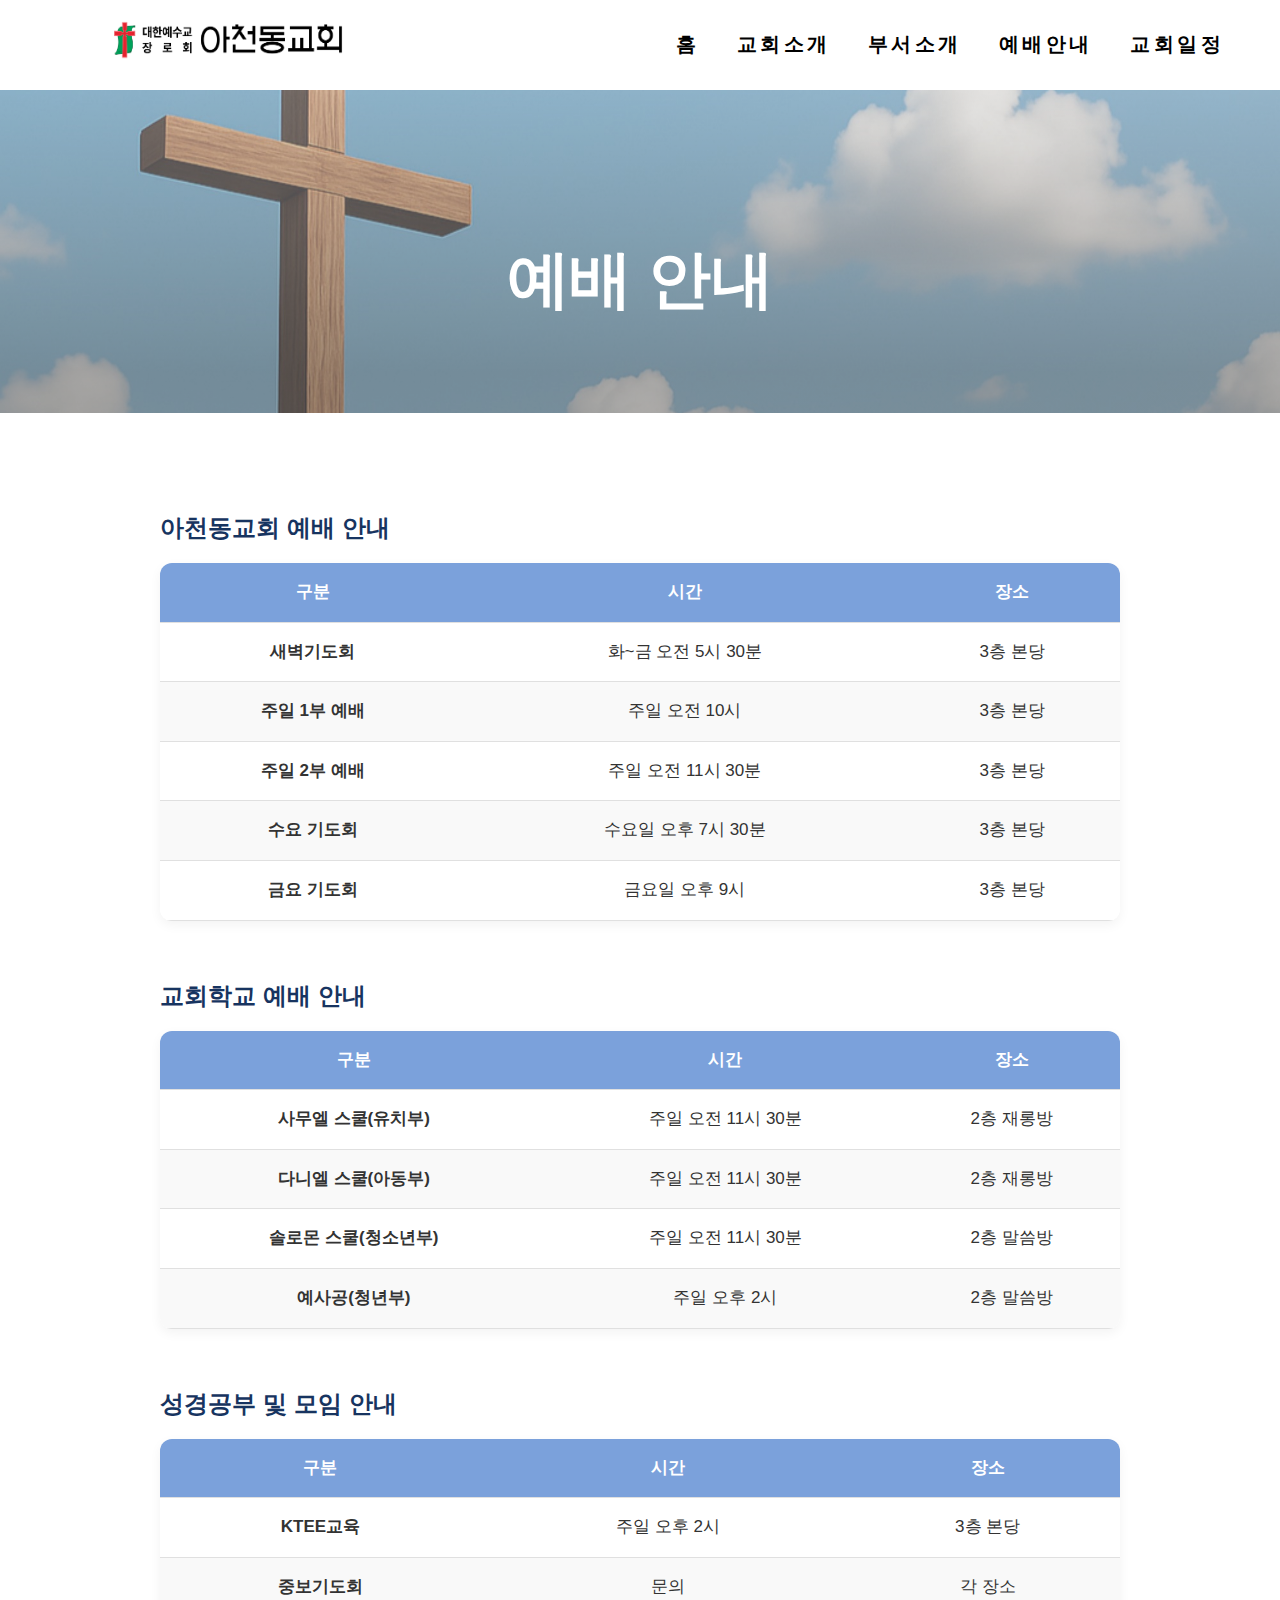
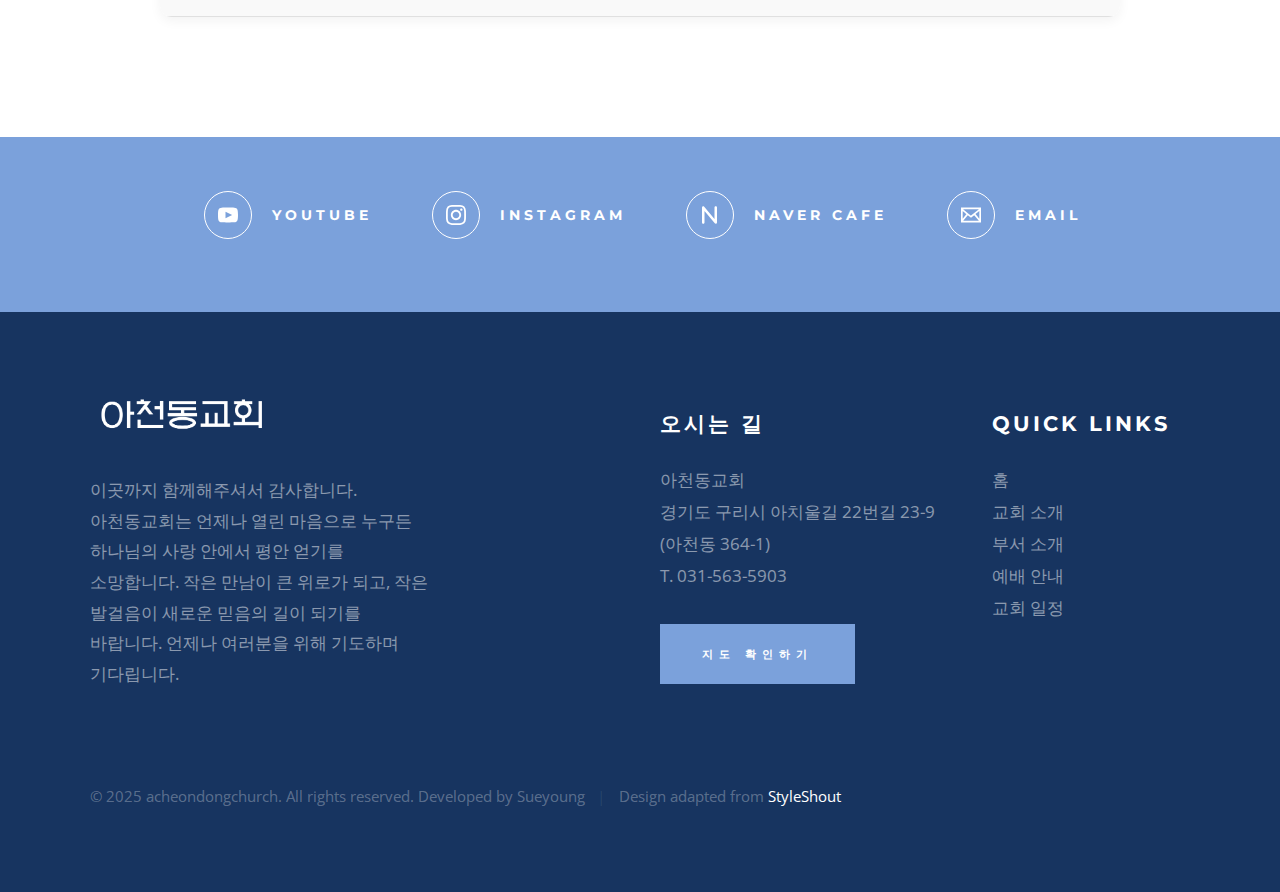
<file: worship.html>
<!DOCTYPE html>
<html class="no-js" lang="ko">
  <head>
    <!--- basic page needs
    ================================================== -->
    <meta charset="utf-8" />
    <title>예배안내 | 아천동교회</title>
    <meta
      name="description"
      content="아천동교회 예배시간·장소 안내(주일예배, 수요기도회, 새벽기도 등)."
    />
    <meta name="author" content="" />
    <link rel="canonical" href="https://www.acdc.or.kr/worship.html" />

    <!-- mobile specific metas
    ================================================== -->
    <meta name="viewport" content="width=device-width, initial-scale=1" />

    <!-- CSS
    ================================================== -->
    <link rel="stylesheet" href="./css/base.css" />
    <link rel="stylesheet" href="./css/main.css" />

    <!-- script
    ================================================== -->
    <script src="./js/modernizr.js"></script>

    <!-- favicons
    ================================================== -->
    <link rel="apple-touch-icon" sizes="180x180" href="./favicon.png" />
    <link rel="icon" type="image/png" sizes="32x32" href="./favicon.png" />
    <link rel="icon" type="image/png" sizes="16x16" href="./favicon.png" />
    <link rel="manifest" href="./site.webmanifest" />
  </head>

  <body id="top">
    <!-- header
    ================================================== -->
    <header class="s-header">
      <div class="header-logo">
        <a class="site-logo" href="index.html">
          <img src="images/logo1.png" alt="Homepage" />
        </a>
      </div>

      <nav class="header-nav-wrap">
        <ul class="header-nav">
          <li class="current"><a href="index.html" title="home">홈</a></li>
          <li><a href="greeting.html" title="About">교회소개</a></li>
          <li><a href="departments.html" title="Contact us">부서소개</a></li>
          <li><a href="worship.html" title="Contact us">예배안내</a></li>
          <li><a href="events.html" title="Services">교회일정</a></li>
        </ul>
      </nav>

      <a class="header-menu-toggle" href="#0"><span>Menu</span></a>
    </header>
    <!-- end s-header -->

    <!-- page header
    ================================================== -->
    <section class="page-header page-header--about">
      <div class="gradient-overlay"></div>
      <div class="row page-header__content">
        <div class="column">
          <h1>예배 안내</h1>
        </div>
      </div>
    </section>
    <!-- end page-header -->

    <!-- page content
    ================================================== -->
    <section class="worship-section">
      <h2>아천동교회 예배 안내</h2>
      <table class="worship-table">
        <thead>
          <tr>
            <th>구분</th>
            <th>시간</th>
            <th>장소</th>
          </tr>
        </thead>
        <tbody>
          <tr>
            <td>새벽기도회</td>
            <td>화~금 오전 5시 30분</span></td>
            <td>3층 본당</td>
          </tr>
          <tr>
            <td>주일 1부 예배</td>
            <td>주일 오전 10시</span></td>
            <td>3층 본당</td>
          </tr>
          <tr>
            <td>주일 2부 예배</td>
            <td>주일 오전 11시 30분</span></td>
            <td>3층 본당</td>
          </tr>
          <tr>
            <td>수요 기도회</td>
            <td>수요일 오후 7시 30분</span></td>
            <td>3층 본당</td>
          </tr>
          <tr>
            <td>
              금요 기도회
            </td>
            <td>금요일 오후 9시</td>
            <td>3층 본당</td>
          </tr>
        </tbody>
      </table>

      <h2>교회학교 예배 안내</h2>
      <table class="worship-table">
        <thead>
          <tr>
            <th>구분</th>
            <th>시간</th>
            <th>장소</th>
          </tr>
        </thead>
        <tbody>
          <tr>
            <td>
              사무엘 스쿨<span class="sub"><strong>(유치부)</strong></span>
            </td>
            <td>주일 오전 11시 30분</span></td>
            <td>2층 재롱방</td>
          </tr>
          <tr>
            <td>
              다니엘 스쿨<span class="sub"><strong>(아동부)</strong></span>
            </td>
            <td>주일 오전 11시 30분</span></td>
            <td>2층 재롱방</td>
          </tr>
          <tr>
            <td>
              솔로몬 스쿨<span class="sub"><strong>(청소년부)</strong></span>
            </td>
            <td>주일 오전 11시 30분</span></td>
            <td>2층 말씀방</td>
          </tr>
          <tr>
            <td>
              예사공<span class="sub"><strong>(청년부)</strong></span>
            </td>
            <td>주일 오후 2시</span></td>
            <td>2층 말씀방</td>
          </tr>
        </tbody>
      </table>

      <h2>성경공부 및 모임 안내</h2>
      <table class="worship-table">
        <thead>
          <tr>
            <th>구분</th>
            <th>시간</th>
            <th>장소</th>
          </tr>
        </thead>
        <tbody>
          <tr>
            <td>KTEE교육</td>
            <td>주일 오후 2시</td>
            <td>3층 본당</td>
          </tr>
          <tr>
            <td>중보기도회</td>
            <td>문의</td>
            <td>각 장소</td>
          </tr>
        </tbody>
      </table>
    </section>

    <!-- end page-content -->

    <!-- Social
    ================================================== -->
    <section class="s-social">
      <div class="row social-content">
        <div class="column">
          <ul class="social-list">
            <li class="social-list__item">
              <a
                href="https://youtube.com/channel/UCDaouPzxLvwSefpO3Cc82Og?si=CCJbCwV-l4S1bJ1q"
                target="_blank"
                title=""
              >
                <span
                  class="social-list__icon social-list__icon--youtube"
                ></span>
                <span class="social-list__text">Youtube</span>
              </a>
            </li>
            <li class="social-list__item">
              <a
                href="https://www.instagram.com/acheon_dong_church?igsh=MTI3YzFyMGkzZnVlYg%3D%3D&utm_source=qr"
                target="_blank"
                title=""
              >
                <span
                  class="social-list__icon social-list__icon--instagram"
                ></span>
                <span class="social-list__text">Instagram</span>
              </a>
            </li>
            <li class="social-list__item">
              <a
                href="https://cafe.naver.com/acheondongchurch"
                target="_blank"
                title=""
              >
                <span class="social-list__icon social-list__icon--naver"></span>
                <span class="social-list__text">Naver Cafe</span>
              </a>
            </li>
            <li class="social-list__item">
              <a
                href="mailto:acheondong3641@gmail.com"
                target="_blank"
                title=""
              >
                <span class="social-list__icon social-list__icon--email"></span>
                <span class="social-list__text">Email</span>
              </a>
            </li>
          </ul>
        </div>
      </div>
      <!-- end social-content -->
    </section>
    <!-- end s-social -->

    <!-- footer
    ================================================== -->
    <footer class="s-footer">
      <div class="row footer-top">
        <div class="column large-4 medium-5 tab-full">
          <div class="footer-logo">
            <a class="site-footer-logo" href="index.html">
              <img src="images/logo.png" alt="Homepage" />
            </a>
          </div>
          <!-- footer-logo -->
          <p class="auto-break">
            이곳까지 함께해주셔서 감사합니다.<br />
            아천동교회는 언제나 열린 마음으로 누구든 하나님의 사랑 안에서 평안
            얻기를 소망합니다. 작은 만남이 큰 위로가 되고, 작은 발걸음이 새로운
            믿음의 길이 되기를 바랍니다. 언제나 여러분을 위해 기도하며
            기다립니다.
          </p>
        </div>
        <div class="column large-half tab-full">
          <div class="row">
            <div class="column large-7 medium-full">
              <h4 class="h6">오시는 길</h4>
              <p>
                아천동교회 <br />
                경기도 구리시 아치울길 22번길 23-9 <br />
                (아천동 364-1)<br />
                T. 031-563-5903
              </p>

              <p>
                <a
                  href="https://naver.me/FN7VN2Qv"
                  target="_blank"
                  class="btn btn--footer"
                  >지도 확인하기</a
                >
              </p>
            </div>
            <div class="column large-5 medium-full">
              <h4 class="h6">Quick Links</h4>
              <ul class="footer-list">
                <li><a href="index.html">홈</a></li>
                <li><a href="about.html">교회 소개</a></li>
                <li><a href="departments.html">부서 소개</a></li>
                <li><a href="worship.html">예배 안내</a></li>
                <li><a href="events.html">교회 일정</a></li>
              </ul>
            </div>
          </div>
        </div>
      </div>
      <!-- end footer-top -->

      <div class="row footer-bottom">
        <div class="column ss-copyright">
          <span
            >© 2025 acheondongchurch. All rights reserved. Developed by
            Sueyoung</span
          >
          <span
            >Design adapted from
            <a href="https://www.styleshout.com/">StyleShout</a></span
          >
        </div>
      </div>
      <!-- footer-bottom -->

      <div class="ss-go-top">
        <a class="smoothscroll" title="Back to Top" href="#top">
          <svg
            xmlns="http://www.w3.org/2000/svg"
            width="24"
            height="24"
            viewBox="0 0 24 24"
          >
            <path d="M12 0l8 9h-6v15h-4v-15h-6z" />
          </svg>
        </a>
      </div>
      <!-- ss-go-top -->
    </footer>
    <!-- end s-footer -->

    <!-- Java Script
    ================================================== -->
    <script src="js/jquery-3.2.1.min.js"></script>
    <script src="js/plugins.js"></script>
    <script src="js/main.js"></script>
  </body>
</html>
</file>
<file: css/base.css>
/* =================================================================== 
 *  Hesed Base Stylesheet
 *  Ver. 1.0.0
 *  07-25-2019
 *  ------------------------------------------------------------------
 *
 *  TOC:
 *	# imports 
 *	# normalize
 *	# grid v2.1.0
 *	# block grids
 *	# MISC
 *
 * =================================================================== */

/* ===================================================================
 * # imports 
 *
 * ------------------------------------------------------------------- */
@import url("https://fonts.googleapis.com/css?family=Montserrat:400,500,600,700|Open+Sans:300,400,500,600,700|Lora:400,400i,700,700i&display=swap");


/* ==========================================================================
 * # normalize
 * normalize.css v8.0.1 | MIT License |
 * github.com/necolas/normalize.css
 *
 * -------------------------------------------------------------------------- */

/* ------------------------------------------------------------------- 
 * ## document
 * ------------------------------------------------------------------- */

/* 1. Correct the line height in all browsers.
 * 2. Prevent adjustments of font size after orientation changes in iOS.*/
html {
	line-height: 1.15;  /* 1 */
	-webkit-text-size-adjust: 100%;  /* 2 */
}

/* ------------------------------------------------------------------- 
 * ## sections
 * ------------------------------------------------------------------- */

/* Remove the margin in all browsers. */
body {
	margin: 0;
}

/* Render the `main` element consistently in IE. */
main {
	display: block;
}

/* Correct the font size and margin on `h1` elements within `section` and
 * `article` contexts in Chrome, Firefox, and Safari. */
h1 {
	font-size: 2em;
	margin: 0.67em 0;
}

/* ------------------------------------------------------------------- 
 * ## grouping
 * ------------------------------------------------------------------- */

/* 1. Add the correct box sizing in Firefox.
 * 2. Show the overflow in Edge and IE. */
hr {
	box-sizing: content-box;  /* 1 */
	height: 0;  /* 1 */
	overflow: visible;  /* 2 */
}

/* 1. Correct the inheritance and scaling of font size in all browsers.
 * 2. Correct the odd `em` font sizing in all browsers. */
pre {
	font-family: monospace, monospace;  /* 1 */
	font-size: 1em;  /* 2 */
}

/* ------------------------------------------------------------------- 
 * ## text-level semantics
 * ------------------------------------------------------------------- */

/* Remove the gray background on active links in IE 10. */
a {
	background-color: transparent;
}

/* 1. Remove the bottom border in Chrome 57-
 * 2. Add the correct text decoration in Chrome, Edge, IE, Opera, and Safari. */
abbr[title] {
	border-bottom: none;  /* 1 */
	text-decoration: underline;  /* 2 */
	text-decoration: underline dotted;  /* 2 */
}

/* Add the correct font weight in Chrome, Edge, and Safari. */
b,
strong {
	font-weight: bolder;
}

/* 1. Correct the inheritance and scaling of font size in all browsers.
 * 2. Correct the odd `em` font sizing in all browsers. */
code,
kbd,
samp {
	font-family: monospace, monospace;  /* 1 */
	font-size: 1em;  /* 2 */
}

/* Add the correct font size in all browsers. */
small {
	font-size: 80%;
}

/* Prevent `sub` and `sup` elements from affecting the line height in
 * all browsers. */
sub,
sup {
	font-size: 75%;
	line-height: 0;
	position: relative;
	vertical-align: baseline;
}

sub {
	bottom: -0.25em;
}

sup {
	top: -0.5em;
}

/* ------------------------------------------------------------------- 
 * ## embedded content
 * ------------------------------------------------------------------- */

/* Remove the border on images inside links in IE 10. */
img {
	border-style: none;
}

/* ------------------------------------------------------------------- 
 * ## forms
 * ------------------------------------------------------------------- */

/* 1. Change the font styles in all browsers.
 * 2. Remove the margin in Firefox and Safari. */
button,
input,
optgroup,
select,
textarea {
	font-family: inherit;  /* 1 */
	font-size: 100%;  /* 1 */
	line-height: 1.15;  /* 1 */
	margin: 0;  /* 2 */
}

/* Show the overflow in IE.
 * 1. Show the overflow in Edge. */
button,
input {

	/* 1 */
	overflow: visible;
}

/* Remove the inheritance of text transform in Edge, Firefox, and IE.
 * 1. Remove the inheritance of text transform in Firefox. */
button,
select {

	/* 1 */
	text-transform: none;
}

/* Correct the inability to style clickable types in iOS and Safari. */
button,
[type="button"],
[type="reset"],
[type="submit"] {
	-webkit-appearance: button;
}

/* Remove the inner border and padding in Firefox. */
button::-moz-focus-inner,
[type="button"]::-moz-focus-inner,
[type="reset"]::-moz-focus-inner,
[type="submit"]::-moz-focus-inner {
	border-style: none;
	padding: 0;
}

/* Restore the focus styles unset by the previous rule. */
button:-moz-focusring,
[type="button"]:-moz-focusring,
[type="reset"]:-moz-focusring,
[type="submit"]:-moz-focusring {
	outline: 1px dotted ButtonText;
}

/* Correct the padding in Firefox. */
fieldset {
	padding: 0.35em 0.75em 0.625em;
}

/* 1. Correct the text wrapping in Edge and IE.
 * 2. Correct the color inheritance from `fieldset` elements in IE.
 * 3. Remove the padding so developers are not caught out when they zero out
 *    `fieldset` elements in all browsers. */
legend {
	box-sizing: border-box;  /* 1 */
	color: inherit;  /* 2 */
	display: table;  /* 1 */
	max-width: 100%;  /* 1 */
	padding: 0;  /* 3 */
	white-space: normal;  /* 1 */
}

/* Add the correct vertical alignment in Chrome, Firefox, and Opera. */
progress {
	vertical-align: baseline;
}

/* Remove the default vertical scrollbar in IE 10+. */
textarea {
	overflow: auto;
}

/* 1. Add the correct box sizing in IE 10.
 * 2. Remove the padding in IE 10. */
[type="checkbox"],
[type="radio"] {
	box-sizing: border-box;  /* 1 */
	padding: 0;  /* 2 */
}

/* Correct the cursor style of increment and decrement buttons in Chrome. */
[type="number"]::-webkit-inner-spin-button,
[type="number"]::-webkit-outer-spin-button {
	height: auto;
}

/* 1. Correct the odd appearance in Chrome and Safari.
 * 2. Correct the outline style in Safari. */
[type="search"] {
	-webkit-appearance: textfield;  /* 1 */
	outline-offset: -2px;  /* 2 */
}

/* Remove the inner padding in Chrome and Safari on macOS. */
[type="search"]::-webkit-search-decoration {
	-webkit-appearance: none;
}

/* 1. Correct the inability to style clickable types in iOS and Safari.
 * 2. Change font properties to `inherit` in Safari. */
::-webkit-file-upload-button {
	-webkit-appearance: button;  /* 1 */
	font: inherit;  /* 2 */
}

/* ------------------------------------------------------------------- 
 * ## interactive
 * ------------------------------------------------------------------- */

/* Add the correct display in Edge, IE 10+, and Firefox. */
details {
	display: block;
}

/* Add the correct display in all browsers. */
summary {
	display: list-item;
}

/* ------------------------------------------------------------------- 
 * ## misc
 * ------------------------------------------------------------------- */

/* Add the correct display in IE 10+. */
template {
	display: none;
}

/* Add the correct display in IE 10. */
[hidden] {
	display: none;
}


/* ===================================================================
 * # basic/base setup styles
 *
 * ------------------------------------------------------------------- */
html {
	font-size: 62.5%;
	box-sizing: border-box;
}

*,
*::before,
*::after {
	box-sizing: inherit;
}

body {
	font-weight: normal;
	line-height: 1;
	word-wrap: break-word;
	-moz-font-smoothing: grayscale;
	-moz-osx-font-smoothing: grayscale;
	-webkit-font-smoothing: antialiased;
	-webkit-overflow-scrolling: touch;
	-webkit-text-size-adjust: none;
}

/* ------------------------------------------------------------------- 
 * ## Media
 * ------------------------------------------------------------------- */
svg,
img,
video
embed,
iframe,
object {
	max-width: 100%;
	height: auto;
}

/* ------------------------------------------------------------------- 
 * ## Typography resets 
 * ------------------------------------------------------------------- */
div,
dl,
dt,
dd,
ul,
ol,
li,
h1,
h2,
h3,
h4,
h5,
h6,
pre,
form,
p,
blockquote,
th,
td {
	margin: 0;
	padding: 0;
}

p {
	font-size: inherit;
	text-rendering: optimizeLegibility;
}

em,
i {
	font-style: italic;
	line-height: inherit;
}

strong,
b {
	font-weight: bold;
	line-height: inherit;
}

small {
	font-size: 60%;
	line-height: inherit;
}

ol,
ul {
	list-style: none;
}

li {
	display: block;
}

/* ------------------------------------------------------------------- 
 * ## links
 * ------------------------------------------------------------------- */
a {
	text-decoration: none;
	line-height: inherit;
}

a img {
	border: none;
}

/* ------------------------------------------------------------------- 
 * ## inputs
 * ------------------------------------------------------------------- */
fieldset {
	margin: 0;
	padding: 0;
}

input[type="email"],
input[type="number"],
input[type="search"],
input[type="text"],
input[type="tel"],
input[type="url"],
input[type="password"],
textarea {
	-webkit-appearance: none;
	-moz-appearance: none;
	appearance: none;
}


/* ===================================================================
 * # grid v2.1.0
 *
 *   -----------------------------------------------------------------
 * - Grid breakpoints are based on MAXIMUM WIDTH media queries, 
 *   meaning they apply to that one breakpoint and ALL THOSE BELOW IT.
 * - Grid columns without a specified width will automatically layout 
 *   as equal width columns.
 * ------------------------------------------------------------------- */

/* rows
 * ------------------------------------- */
.row {
	width: 89%;
	max-width: 1340px;
	margin: 0 auto;
	display: -ms-flexbox;
	display: -webkit-flex;
	display: flex;
	-webkit-flex-flow: row wrap;
	-ms-flex-flow: row wrap;
	flex-flow: row wrap;
}

.row .row {
	width: auto;
	max-width: none;
	margin-left: -20px;
	margin-right: -20px;
}

/* columns
 * -------------------------------------- */
.column {
	-webkit-flex: 1 1 0%;
	-ms-flex: 1 1 0%;
	flex: 1 1 0%;
	padding: 0 20px;
}

.collapse > .column,
.column.collapse {
	padding: 0;
}

/* flex row containers utility classes
 * ----------------------------------------- */
.row.row-wrap {
	-webkit-flex-wrap: wrap;
	-ms-flex-wrap: wrap;
	flex-wrap: wrap;
}

.row.row-nowrap {
	-webkit-flex-wrap: nowrap;
	-ms-flex-wrap: none;
	flex-wrap: nowrap;
}

.row.row-y-top {
	-webkit-align-items: flex-start;
	-ms-flex-align: start;
	align-items: flex-start;
}

.row.row-y-bottom {
	-webkit-align-items: flex-end;
	-ms-flex-align: end;
	align-items: flex-end;
}

.row.row-y-center {
	-webkit-align-items: center;
	-ms-flex-align: center;
	align-items: center;
}

.row.row-stretch {
	-webkit-align-items: stretch;
	-ms-flex-align: stretch;
	align-items: stretch;
}

.row.row-baseline {
	-webkit-align-items: baseline;
	-ms-flex-align: baseline;
	align-items: baseline;
}

.row.row-x-left {
	-ms-flex-pack: start;
	-webkit-justify-content: flex-start;
	justify-content: flex-start;
}

.row.row-x-right {
	-ms-flex-pack: end;
	-webkit-justify-content: flex-end;
	justify-content: flex-end;
}

.row.row-x-center {
	-ms-flex-pack: center;
	-webkit-justify-content: center;
	justify-content: center;
}

/* flex item utility alignment classes
 * ----------------------------------------- */
.align-center {
	margin: auto;
	-webkit-align-self: center;
	-ms-flex-item-align: center;
	align-self: center;
}

.align-left {
	margin-right: auto;
	-webkit-align-self: center;
	-ms-flex-item-align: center;
	align-self: center;
}

.align-right {
	margin-left: auto;
	-webkit-align-self: center;
	-ms-flex-item-align: center;
	align-self: center;
}

.align-x-center {
	margin-right: auto;
	margin-left: auto;
}

.align-x-left {
	margin-right: auto;
}

.align-x-right {
	margin-left: auto;
}

.align-y-center {
	-webkit-align-self: center;
	-ms-flex-item-align: center;
	align-self: center;
}

.align-y-top {
	-webkit-align-self: flex-start;
	-ms-flex-item-align: start;
	align-self: flex-start;
}

.align-y-bottom {
	-webkit-align-self: flex-end;
	-ms-flex-item-align: end;
	align-self: flex-end;
}

/* large screen column widths 
 * -------------------------------------- */
.large-1 {
	-webkit-flex: 0 0 8.33333%;
	-ms-flex: 0 0 8.33333%;
	flex: 0 0 8.33333%;
	max-width: 8.33333%;
}

.large-2 {
	-webkit-flex: 0 0 16.66667%;
	-ms-flex: 0 0 16.66667%;
	flex: 0 0 16.66667%;
	max-width: 16.66667%;
}

.large-3 {
	-webkit-flex: 0 0 25%;
	-ms-flex: 0 0 25%;
	flex: 0 0 25%;
	max-width: 25%;
}

.large-4 {
	-webkit-flex: 0 0 33.33333%;
	-ms-flex: 0 0 33.33333%;
	flex: 0 0 33.33333%;
	max-width: 33.33333%;
}

.large-5 {
	-webkit-flex: 0 0 41.66667%;
	-ms-flex: 0 0 41.66667%;
	flex: 0 0 41.66667%;
	max-width: 41.66667%;
}

.large-6,
.large-half {
	-webkit-flex: 0 0 50%;
	-ms-flex: 0 0 50%;
	flex: 0 0 50%;
	max-width: 50%;
}

.large-7 {
	-webkit-flex: 0 0 58.33333%;
	-ms-flex: 0 0 58.33333%;
	flex: 0 0 58.33333%;
	max-width: 58.33333%;
}

.large-8 {
	-webkit-flex: 0 0 66.66667%;
	-ms-flex: 0 0 66.66667%;
	flex: 0 0 66.66667%;
	max-width: 66.66667%;
}

.large-9 {
	-webkit-flex: 0 0 75%;
	-ms-flex: 0 0 75%;
	flex: 0 0 75%;
	max-width: 75%;
}

.large-10 {
	-webkit-flex: 0 0 83.33333%;
	-ms-flex: 0 0 83.33333%;
	flex: 0 0 83.33333%;
	max-width: 83.33333%;
}

.large-11 {
	-webkit-flex: 0 0 91.66667%;
	-ms-flex: 0 0 91.66667%;
	flex: 0 0 91.66667%;
	max-width: 91.66667%;
}

.large-12,
.large-full {
	-webkit-flex: 0 0 100%;
	-ms-flex: 0 0 100%;
	flex: 0 0 100%;
	max-width: 100%;
}

/* ------------------------------------------------------------------- 
 * ## medium screen devices
 * ------------------------------------------------------------------- */
@media screen and (max-width:1200px) {
	.row .row {
		margin-left: -16px;
		margin-right: -16px;
	}

	.column {
		padding: 0 16px;
	}

	.medium-1 {
		-webkit-flex: 0 0 8.33333%;
		-ms-flex: 0 0 8.33333%;
		flex: 0 0 8.33333%;
		max-width: 8.33333%;
	}

	.medium-2 {
		-webkit-flex: 0 0 16.66667%;
		-ms-flex: 0 0 16.66667%;
		flex: 0 0 16.66667%;
		max-width: 16.66667%;
	}

	.medium-3 {
		-webkit-flex: 0 0 25%;
		-ms-flex: 0 0 25%;
		flex: 0 0 25%;
		max-width: 25%;
	}

	.medium-4 {
		-webkit-flex: 0 0 33.33333%;
		-ms-flex: 0 0 33.33333%;
		flex: 0 0 33.33333%;
		max-width: 33.33333%;
	}

	.medium-5 {
		-webkit-flex: 0 0 41.66667%;
		-ms-flex: 0 0 41.66667%;
		flex: 0 0 41.66667%;
		max-width: 41.66667%;
	}

	.medium-6,
	.medium-half {
		-webkit-flex: 0 0 50%;
		-ms-flex: 0 0 50%;
		flex: 0 0 50%;
		max-width: 50%;
	}

	.medium-7 {
		-webkit-flex: 0 0 58.33333%;
		-ms-flex: 0 0 58.33333%;
		flex: 0 0 58.33333%;
		max-width: 58.33333%;
	}

	.medium-8 {
		-webkit-flex: 0 0 66.66667%;
		-ms-flex: 0 0 66.66667%;
		flex: 0 0 66.66667%;
		max-width: 66.66667%;
	}

	.medium-9 {
		-webkit-flex: 0 0 75%;
		-ms-flex: 0 0 75%;
		flex: 0 0 75%;
		max-width: 75%;
	}

	.medium-10 {
		-webkit-flex: 0 0 83.33333%;
		-ms-flex: 0 0 83.33333%;
		flex: 0 0 83.33333%;
		max-width: 83.33333%;
	}

	.medium-11 {
		-webkit-flex: 0 0 91.66667%;
		-ms-flex: 0 0 91.66667%;
		flex: 0 0 91.66667%;
		max-width: 91.66667%;
	}

	.medium-12,
	.medium-full {
		-webkit-flex: 0 0 100%;
		-ms-flex: 0 0 100%;
		flex: 0 0 100%;
		max-width: 100%;
	}

}

/* ------------------------------------------------------------------- 
 * ## tablets
 * ------------------------------------------------------------------- */
@media screen and (max-width:800px) {
	.tab-1 {
		-webkit-flex: 0 0 8.33333%;
		-ms-flex: 0 0 8.33333%;
		flex: 0 0 8.33333%;
		max-width: 8.33333%;
	}

	.tab-2 {
		-webkit-flex: 0 0 16.66667%;
		-ms-flex: 0 0 16.66667%;
		flex: 0 0 16.66667%;
		max-width: 16.66667%;
	}

	.tab-3 {
		-webkit-flex: 0 0 25%;
		-ms-flex: 0 0 25%;
		flex: 0 0 25%;
		max-width: 25%;
	}

	.tab-4 {
		-webkit-flex: 0 0 33.33333%;
		-ms-flex: 0 0 33.33333%;
		flex: 0 0 33.33333%;
		max-width: 33.33333%;
	}

	.tab-5 {
		-webkit-flex: 0 0 41.66667%;
		-ms-flex: 0 0 41.66667%;
		flex: 0 0 41.66667%;
		max-width: 41.66667%;
	}

	.tab-6,
	.tab-half {
		-webkit-flex: 0 0 50%;
		-ms-flex: 0 0 50%;
		flex: 0 0 50%;
		max-width: 50%;
	}

	.tab-7 {
		-webkit-flex: 0 0 58.33333%;
		-ms-flex: 0 0 58.33333%;
		flex: 0 0 58.33333%;
		max-width: 58.33333%;
	}

	.tab-8 {
		-webkit-flex: 0 0 66.66667%;
		-ms-flex: 0 0 66.66667%;
		flex: 0 0 66.66667%;
		max-width: 66.66667%;
	}

	.tab-9 {
		-webkit-flex: 0 0 75%;
		-ms-flex: 0 0 75%;
		flex: 0 0 75%;
		max-width: 75%;
	}

	.tab-10 {
		-webkit-flex: 0 0 83.33333%;
		-ms-flex: 0 0 83.33333%;
		flex: 0 0 83.33333%;
		max-width: 83.33333%;
	}

	.tab-11 {
		-webkit-flex: 0 0 91.66667%;
		-ms-flex: 0 0 91.66667%;
		flex: 0 0 91.66667%;
		max-width: 91.66667%;
	}

	.tab-12,
	.tab-full {
		-webkit-flex: 0 0 100%;
		-ms-flex: 0 0 100%;
		flex: 0 0 100%;
		max-width: 100%;
	}

	.hide-on-tablet {
		display: none;
	}

}

/* ------------------------------------------------------------------- 
 * ## mobile devices 
 * ------------------------------------------------------------------- */
@media screen and (max-width:600px) {
	.row {
		width: 100%;
		padding-left: 25px;
		padding-right: 25px;
	}

	.row .row {
		margin-left: -10px;
		margin-right: -10px;
		padding-left: 0;
		padding-right: 0;
	}

	.column {
		padding: 0 10px;
	}

	.mob-1 {
		-webkit-flex: 0 0 8.33333%;
		-ms-flex: 0 0 8.33333%;
		flex: 0 0 8.33333%;
		max-width: 8.33333%;
	}

	.mob-2 {
		-webkit-flex: 0 0 16.66667%;
		-ms-flex: 0 0 16.66667%;
		flex: 0 0 16.66667%;
		max-width: 16.66667%;
	}

	.mob-3 {
		-webkit-flex: 0 0 25%;
		-ms-flex: 0 0 25%;
		flex: 0 0 25%;
		max-width: 25%;
	}

	.mob-4 {
		-webkit-flex: 0 0 33.33333%;
		-ms-flex: 0 0 33.33333%;
		flex: 0 0 33.33333%;
		max-width: 33.33333%;
	}

	.mob-5 {
		-webkit-flex: 0 0 41.66667%;
		-ms-flex: 0 0 41.66667%;
		flex: 0 0 41.66667%;
		max-width: 41.66667%;
	}

	.mob-6,
	.mob-half {
		-webkit-flex: 0 0 50%;
		-ms-flex: 0 0 50%;
		flex: 0 0 50%;
		max-width: 50%;
	}

	.mob-7 {
		-webkit-flex: 0 0 58.33333%;
		-ms-flex: 0 0 58.33333%;
		flex: 0 0 58.33333%;
		max-width: 58.33333%;
	}

	.mob-8 {
		-webkit-flex: 0 0 66.66667%;
		-ms-flex: 0 0 66.66667%;
		flex: 0 0 66.66667%;
		max-width: 66.66667%;
	}

	.mob-9 {
		-webkit-flex: 0 0 75%;
		-ms-flex: 0 0 75%;
		flex: 0 0 75%;
		max-width: 75%;
	}

	.mob-10 {
		-webkit-flex: 0 0 83.33333%;
		-ms-flex: 0 0 83.33333%;
		flex: 0 0 83.33333%;
		max-width: 83.33333%;
	}

	.mob-11 {
		-webkit-flex: 0 0 91.66667%;
		-ms-flex: 0 0 91.66667%;
		flex: 0 0 91.66667%;
		max-width: 91.66667%;
	}

	.mob-12,
	.mob-full {
		-webkit-flex: 0 0 100%;
		-ms-flex: 0 0 100%;
		flex: 0 0 100%;
		max-width: 100%;
	}

	.hide-on-mobile {
		display: none;
	}

}

/* ------------------------------------------------------------------- 
 * ## small mobile devices <= 400px
 * ------------------------------------------------------------------- */
@media screen and (max-width:400px) {
	.row {
		padding-left: 22px;
		padding-right: 22px;
	}

	.row .row {
		margin-left: 0;
		margin-right: 0;
	}

	.column {
		-webkit-flex: 0 0 100%;
		-ms-flex: 0 0 100%;
		flex: 0 0 100%;
		max-width: 100%;
		width: 100%;
		margin-left: 0;
		margin-right: 0;
		padding: 0;
	}

}


/* ===================================================================
 * # block grids
 *
 * -------------------------------------------------------------------
 * Equally-sized columns define at parent/row level.
 * ------------------------------------------------------------------- */
.block-large-1-8 > .column {
	-webkit-flex: 0 0 12.5%;
	-ms-flex: 0 0 12.5%;
	flex: 0 0 12.5%;
	max-width: 12.5%;
}

.block-large-1-6 > .column {
	-webkit-flex: 0 0 16.66667%;
	-ms-flex: 0 0 16.66667%;
	flex: 0 0 16.66667%;
	max-width: 16.66667%;
}

.block-large-1-5 > .column {
	-webkit-flex: 0 0 20%;
	-ms-flex: 0 0 20%;
	flex: 0 0 20%;
	max-width: 20%;
}

.block-large-1-4 > .column {
	-webkit-flex: 0 0 25%;
	-ms-flex: 0 0 25%;
	flex: 0 0 25%;
	max-width: 25%;
}

.block-large-1-3 > .column {
	-webkit-flex: 0 0 33.33333%;
	-ms-flex: 0 0 33.33333%;
	flex: 0 0 33.33333%;
	max-width: 33.33333%;
}

.block-large-1-2 > .column {
	-webkit-flex: 0 0 50%;
	-ms-flex: 0 0 50%;
	flex: 0 0 50%;
	max-width: 50%;
}

.block-large-full > .column {
	-webkit-flex: 0 0 100%;
	-ms-flex: 0 0 100%;
	flex: 0 0 100%;
	max-width: 100%;
}

/* ------------------------------------------------------------------- 
 * ## block grids - medium screen devices
 * ------------------------------------------------------------------- */
@media screen and (max-width:1200px) {
	.block-medium-1-8 > .column {
		-webkit-flex: 0 0 12.5%;
		-ms-flex: 0 0 12.5%;
		flex: 0 0 12.5%;
		max-width: 12.5%;
	}

	.block-medium-1-6 > .column {
		-webkit-flex: 0 0 16.66667%;
		-ms-flex: 0 0 16.66667%;
		flex: 0 0 16.66667%;
		max-width: 16.66667%;
	}

	.block-medium-1-5 > .column {
		-webkit-flex: 0 0 20%;
		-ms-flex: 0 0 20%;
		flex: 0 0 20%;
		max-width: 20%;
	}

	.block-medium-1-4 > .column {
		-webkit-flex: 0 0 25%;
		-ms-flex: 0 0 25%;
		flex: 0 0 25%;
		max-width: 25%;
	}

	.block-medium-1-3 > .column {
		-webkit-flex: 0 0 33.33333%;
		-ms-flex: 0 0 33.33333%;
		flex: 0 0 33.33333%;
		max-width: 33.33333%;
	}

	.block-medium-1-2 > .column {
		-webkit-flex: 0 0 50%;
		-ms-flex: 0 0 50%;
		flex: 0 0 50%;
		max-width: 50%;
	}

	.block-medium-full > .column {
		-webkit-flex: 0 0 100%;
		-ms-flex: 0 0 100%;
		flex: 0 0 100%;
		max-width: 100%;
	}

}

/* ------------------------------------------------------------------- 
 * ## block grids - tablets
 * ------------------------------------------------------------------- */
@media screen and (max-width:800px) {
	.block-tab-1-8 > .column {
		-webkit-flex: 0 0 12.5%;
		-ms-flex: 0 0 12.5%;
		flex: 0 0 12.5%;
		max-width: 12.5%;
	}

	.block-tab-1-6 > .column {
		-webkit-flex: 0 0 16.66667%;
		-ms-flex: 0 0 16.66667%;
		flex: 0 0 16.66667%;
		max-width: 16.66667%;
	}

	.block-tab-1-5 > .column {
		-webkit-flex: 0 0 20%;
		-ms-flex: 0 0 20%;
		flex: 0 0 20%;
		max-width: 20%;
	}

	.block-tab-1-4 > .column {
		-webkit-flex: 0 0 25%;
		-ms-flex: 0 0 25%;
		flex: 0 0 25%;
		max-width: 25%;
	}

	.block-tab-1-3 > .column {
		-webkit-flex: 0 0 33.33333%;
		-ms-flex: 0 0 33.33333%;
		flex: 0 0 33.33333%;
		max-width: 33.33333%;
	}

	.block-tab-1-2 > .column {
		-webkit-flex: 0 0 50%;
		-ms-flex: 0 0 50%;
		flex: 0 0 50%;
		max-width: 50%;
	}

	.block-tab-full > .column {
		-webkit-flex: 0 0 100%;
		-ms-flex: 0 0 100%;
		flex: 0 0 100%;
		max-width: 100%;
	}

}

/* ------------------------------------------------------------------- 
 * ## block grids - mobile devices
 * ------------------------------------------------------------------- */
@media screen and (max-width:600px) {
	.block-mob-1-8 > .column {
		-webkit-flex: 0 0 12.5%;
		-ms-flex: 0 0 12.5%;
		flex: 0 0 12.5%;
		max-width: 12.5%;
	}

	.block-mob-1-6 > .column {
		-webkit-flex: 0 0 16.66667%;
		-ms-flex: 0 0 16.66667%;
		flex: 0 0 16.66667%;
		max-width: 16.66667%;
	}

	.block-mob-1-5 > .column {
		-webkit-flex: 0 0 20%;
		-ms-flex: 0 0 20%;
		flex: 0 0 20%;
		max-width: 20%;
	}

	.block-mob-1-4 > .column {
		-webkit-flex: 0 0 25%;
		-ms-flex: 0 0 25%;
		flex: 0 0 25%;
		max-width: 25%;
	}

	.block-mob-1-3 > .column {
		-webkit-flex: 0 0 33.33333%;
		-ms-flex: 0 0 33.33333%;
		flex: 0 0 33.33333%;
		max-width: 33.33333%;
	}

	.block-mob-1-2 > .column {
		-webkit-flex: 0 0 50%;
		-ms-flex: 0 0 50%;
		flex: 0 0 50%;
		max-width: 50%;
	}

	.block-mob-full > .column {
		-webkit-flex: 0 0 100%;
		-ms-flex: 0 0 100%;
		flex: 0 0 100%;
		max-width: 100%;
	}

}

/* ------------------------------------------------------------------- 
 * ## block grids - small mobile devices <= 400px
 * ------------------------------------------------------------------- */
@media screen and (max-width:400px) {
	.stack > .column {
		-webkit-flex: 0 0 100%;
		-ms-flex: 0 0 100%;
		flex: 0 0 100%;
		max-width: 100%;
		width: 100%;
		margin-left: 0;
		margin-right: 0;
		padding: 0;
	}

}


/* ===================================================================
 * # MISC
 *
 * ------------------------------------------------------------------- */
.h-group:after {
	content: "";
	display: table;
	clear: both;
}

/* misc helper classes
 * -------------------------------------- */
.is-hidden {
	display: none;
}

.is-invisible {
	visibility: hidden;
}

.h-antialiased {
	-webkit-font-smoothing: antialiased;
	-moz-osx-font-smoothing: grayscale;
}

.h-overflow-hidden {
	overflow: hidden;
}

.h-remove-bottom {
	margin-bottom: 0;
}

.h-add-half-bottom {
	margin-bottom: 1.6rem !important;
}

.h-add-bottom {
	margin-bottom: 3.2rem !important;
}

.h-no-border {
	border: none;
}

.h-full-width {
	width: 100%;
}

.h-text-center {
	text-align: center;
}

.h-text-left {
	text-align: left;
}

.h-text-right {
	text-align: right;
}

.h-pull-left {
	float: left;
}

.h-pull-right {
	float: right;
}

/*# sourceMappingURL=base.css.map */
</file>
<file: css/main.css>
/* =================================================================== 
 *  Hesed Main Stylesheet
 *  Template Ver. 1.0.0
 *  06-26-2019
 *  ------------------------------------------------------------------
 *
 *  TOC:
 *  # custom block grid STACK breakpoints
 *  # base style overrides
 *    ## links
 *  # typography & general theme styles
 *    ## lists
 *    ## responsive video container
 *    ## floated image
 *    ## tables
 *    ## spacing 
 *  # preloader
 *  # forms
 *    ## style placeholder text
 *    ## change autocomplete styles in Chrome
 *  # buttons
 *  # additional components
 *    ## additional typo styles
 *    ## skillbars
 *    ## alert box
 *    ## pagination
 *  # common and reusable styles
 *    ## events list
 *    ## block list
 *  # site header
 *    ## header logo
 *    ## main navigation
 *    ## mobile menu toggle
 *  # hero
 *    ## hero left bar
 *    ## hero content
 *    ## hero content buttons
 *    ## hero social
 *    ## hero scroll
 *    ## hero animations
 *  # about
 *    ## about content
 *    ## schedule of services
 *  # connect
 *  # events
 *  # current series
 *    ## series image
 *    ## series content
 *    ## series buttons
 *    ## series subscribe
 *  # social
 *  # footer
 *    ## footer logo
 *    ## footer list
 *    ## copyright
 *    ## go to top
 *  # page styles and page components
 *    ## page header
 *    ## page content
 *    ## about page
 *    ## event page
 *
 * =================================================================== */

/* ===================================================================
 * # custom block grid STACK breakpoints
 *
 * ------------------------------------------------------------------- */
@media screen and (max-width: 1000px) {
  .block-1000-full > .column {
    -webkit-flex: 0 0 100%;
    -ms-flex: 0 0 100%;
    flex: 0 0 100%;
    max-width: 100%;
  }
}

@media screen and (max-width: 900px) {
  .block-900-full > .column {
    -webkit-flex: 0 0 100%;
    -ms-flex: 0 0 100%;
    flex: 0 0 100%;
    max-width: 100%;
  }
}

/* ===================================================================
 * # base style overrides
 *
 * ------------------------------------------------------------------- */
html {
  font-size: 10px;
}

@media screen and (max-width: 400px) {
  html {
    font-size: 9.5px;
  }
}

html,
body {
  height: 100%;
}

body {
  background: #ffffff;
  font-family: "Noto Sans KR", sans-serif;
  font-optical-sizing: auto;
  font-size: 2rem;
  font-style: normal;
  font-weight: normal;
  line-height: 1.8;
  color: #000000;
  margin: 0;
  padding: 0;
  position: relative;
  overflow-x: hidden;
}

/* ------------------------------------------------------------------- 
 * ## links
 * ------------------------------------------------------------------- */
a {
  color: #4a90e2;
  transition: all 0.3s ease-in-out;
}

a:hover,
a:focus,
a:active {
  color: #ffffff;
}

a:hover,
a:active {
  outline: 0;
}

/* ===================================================================
 * # typography & general theme styles
 * 
 * ------------------------------------------------------------------- */
h1,
h2,
h3,
h4,
h5,
h6,
.h1,
.h2,
.h3,
.h4,
.h5,
.h6 {
  font-family: "Noto Sans KR", "Montserrat", sans-serif;
  font-weight: 700;
  font-style: normal;
  color: #000000;
  font-variant-ligatures: common-ligatures;
  text-rendering: optimizeLegibility;
}

h1,
.h1,
h2,
.h2,
h3,
.h3,
h4,
.h4 {
  margin-top: 6rem;
  margin-bottom: 1.6rem;
}

@media screen and (max-width: 600px) {
  h1,
  .h1,
  h2,
  .h2,
  h3,
  .h3,
  h4,
  .h4 {
    margin-top: 5.6rem;
  }
}

h5,
.h5,
h6,
.h6 {
  margin-top: 4.8rem;
  margin-bottom: 1.2rem;
}

@media screen and (max-width: 600px) {
  h5,
  .h5,
  h6,
  .h6 {
    margin-top: 4.4rem;
    margin-bottom: 0.8rem;
  }
}

h1,
.h1 {
  font-size: 3.6rem;
  line-height: 1.222;
}

@media screen and (max-width: 600px) {
  h1,
  .h1 {
    font-size: 3.3rem;
  }
}

h2,
.h2 {
  font-size: 3.2rem;
  line-height: 1.25;
}

h3,
.h3 {
  font-size: 2.4rem;
  line-height: 1.167;
}

h4,
.h4 {
  font-size: 2.1rem;
  line-height: 1.333;
}

h5,
.h5 {
  font-size: 1.8rem;
  line-height: 1.333;
}

h6,
.h6 {
  font-size: 2.1rem;
  line-height: 1.5;
  text-transform: uppercase;
  letter-spacing: 0.3rem;
}

p img {
  margin: 0;
}

p.lead {
  font-family: "Nanum Myeongjo", serif;
  font-weight: 400;
  font-size: 2.8rem;
  line-height: 1.857;
  margin-bottom: 3.6rem;
  color: #000000;
  word-break: keep-all;
}

@media screen and (max-width: 1200px) {
  p.lead {
    font-size: 2.6rem;
  }
}

@media screen and (max-width: 600px) {
  p.lead {
    font-size: 2.2rem;
  }
}

em,
i,
strong,
b {
  font-size: inherit;
  line-height: inherit;
}

em,
i {
  font-family: "Lora", serif;
  font-style: italic;
}

strong,
b {
  font-family: "Noto Sans KR", sans-serif;
  font-weight: 700;
}

mark {
  background: #fff099;
  color: #000000;
}

hr {
  border: solid #e0e0e0;
  border-width: 1px 0 0;
  clear: both;
  margin: 8rem 0 9.6rem;
  height: 0;
}

/* ------------------------------------------------------------------- 
 * ## lists
 * ------------------------------------------------------------------- */
ol {
  list-style: decimal;
}

ul {
  list-style: disc;
}

li {
  display: list-item;
}

ol,
ul {
  margin-left: 1.6rem;
}

ul li {
  padding-left: 0.4rem;
}

ul ul,
ul ol,
ol ol,
ol ul {
  margin: 0.8rem 0 0.8rem 1.6rem;
}

ul.disc li {
  display: list-item;
  list-style: none;
  padding: 0 0 0 0.8rem;
  position: relative;
}

ul.disc li::before {
  content: "";
  display: inline-block;
  width: 8px;
  height: 8px;
  border-radius: 50%;
  background: #3b0d11;
  position: absolute;
  left: -16px;
  top: 11px;
  vertical-align: middle;
}

dt {
  margin: 0;
  color: #3b0d11;
}

dd {
  margin: 0 0 0 2rem;
}

/* ------------------------------------------------------------------- 
 * ## tables
 * ------------------------------------------------------------------- */
table {
  border-width: 0;
  width: 100%;
  max-width: 100%;
  font-family: "Lora", serif;
  border-collapse: collapse;
}

th,
td {
  padding: 1.5rem 3.2rem;
  text-align: left;
  border-bottom: 1px solid #e0e0e0;
}

th {
  color: #000000;
  font-family: "Montserrat", sans-serif;
  font-weight: 700;
}

th:first-child,
td:first-child {
  padding-left: 0;
}

th:last-child,
td:last-child {
  padding-right: 0;
}

.table-responsive {
  overflow-x: auto;
  -webkit-overflow-scrolling: touch;
}

/* ------------------------------------------------------------------- 
 * ## spacing
 * ------------------------------------------------------------------- */
button,
.btn {
  margin-bottom: 1.6rem;
}

fieldset {
  margin-bottom: 1.6rem;
}

input,
textarea,
select,
pre,
blockquote,
figure,
table,
p,
ul,
ol,
dl,
form,
.video-container,
.ss-custom-select {
  margin-bottom: 3.2rem;
}

/* ===================================================================
 * # preloader
 *
 * ------------------------------------------------------------------- */
/* Preloader 전체 영역 */
#preloader {
  position: fixed;
  top: 0;
  left: 0;
  right: 0;
  bottom: 0;
  background: #f7fbff; /* 배경색 */
  z-index: 500;
  display: flex;
  align-items: center;
  justify-content: center;
}

/* 로딩 애니메이션 (점 3개) */
#loader {
  display: flex;
  gap: 10px;
}

#loader div {
  width: 10px;
  height: 10px;
  background-color: #124bb4; /* 색상 원하는 대로 */
  border-radius: 50%;
  animation: bounce 0.6s infinite ease-in-out;
}

#loader div:nth-child(2) {
  animation-delay: 0.2s;
}

#loader div:nth-child(3) {
  animation-delay: 0.4s;
}

/* 점 튀는 애니메이션 */
@keyframes bounce {
  0%,
  80%,
  100% {
    transform: translateY(0);
  }
  40% {
    transform: translateY(-10px);
  }
}

/* ===================================================================
 * # buttons
 *
 * ------------------------------------------------------------------- */
.btn,
button,
input[type="submit"],
input[type="reset"],
input[type="button"] {
  display: inline-block;
  font-family: "Noto Sans KR", "Montserrat", sans-serif;
  font-weight: 700;
  font-size: 1.1rem;
  text-transform: uppercase;
  letter-spacing: 0.6rem;
  height: 6rem;
  line-height: 5.6rem;
  padding: 0 3.2rem;
  margin: 0 0.4rem 1.6rem 0;
  color: #ffffff;
  text-decoration: none;
  text-align: center;
  white-space: nowrap;
  cursor: pointer;
  transition: all 0.3s ease-in-out;
  -webkit-font-smoothing: antialiased;
  -moz-osx-font-smoothing: grayscale;
  background-color: #272727;
  border: 0.2rem solid #272727;
}

.btn:hover,
button:hover,
input[type="submit"]:hover,
input[type="reset"]:hover,
input[type="button"]:hover,
.btn:focus,
button:focus,
input[type="submit"]:focus,
input[type="reset"]:focus,
input[type="button"]:focus {
  background-color: #000000;
  border-color: #000000;
  color: #ffffff;
  outline: 0;
}

/* button primary
 * ------------------------------------------------- */
.btn.btn--primary,
button.btn--primary,
input[type="submit"].btn--primary,
input[type="reset"].btn--primary,
input[type="button"].btn--primary {
  background: #7ba1db;
  border-color: #7ba1db;
  color: #ffffff;
  font-size: 2rem;
}

.btn.btn--primary:hover,
button.btn--primary:hover,
input[type="submit"].btn--primary:hover,
input[type="reset"].btn--primary:hover,
input[type="button"].btn--primary:hover,
.btn.btn--primary:focus,
button.btn--primary:focus,
input[type="submit"].btn--primary:focus,
input[type="reset"].btn--primary:focus,
input[type="button"].btn--primary:focus {
  background: #000000;
  border-color: #000000;
}

/* button modifiers
 * ------------------------------------------------- */
.btn.h-full-width,
button.h-full-width {
  width: 100%;
  margin-right: 0;
}

.btn--small,
button.btn--small {
  height: 5.6rem !important;
  line-height: 5.2rem !important;
}

.btn--medium,
button.btn--medium {
  height: 6.4rem !important;
  line-height: 6rem !important;
}

.btn--large,
button.btn--large {
  height: 6.8rem !important;
  line-height: 6.4rem !important;
}

.btn--stroke,
button.btn--stroke {
  background: transparent !important;
  border: 0.2rem solid #000000;
  color: #000000;
}

.btn--stroke:hover,
button.btn--stroke:hover {
  background: #000000 !important;
  border: 0.2rem solid #000000;
  color: #ffffff;
}

.btn--pill,
button.btn--pill {
  padding-left: 3.2rem !important;
  padding-right: 3.2rem !important;
  border-radius: 1000px !important;
}

button::-moz-focus-inner,
input::-moz-focus-inner {
  border: 0;
  padding: 0;
}

/* ===================================================================
 * # common and reusable styles
 *
 * ------------------------------------------------------------------- */
.wide {
  max-width: 1400px;
}

.wider {
  max-width: 1600px;
}

.narrow {
  max-width: 930px;
}

.subhead {
  font-family: "Noto Sans KR", sans-serif;
  font-size: 1.6rem;
  font-weight: 700;
  line-height: 1.5;
  text-transform: uppercase;
  letter-spacing: 0.3rem;
  color: #fb8b23;
  margin-top: 0;
  margin-bottom: 0.4rem;
  margin-left: 4px;
}

.display-1 {
  font-family: "Montserrat", sans-serif;
  font-weight: 700;
  font-size: 3.6rem;
  line-height: 1.222;
  margin-top: 0;
  margin-bottom: 2.8rem;
}

/* ------------------------------------------------------------------- 
 * ## events list
 * ------------------------------------------------------------------- */
.events-list .column:nth-child(2n + 1) {
  padding-right: 2.4vw;
}

.events-list .column:nth-child(2n + 2) {
  padding-left: 2.4vw;
}

.events-list__item {
  margin-bottom: 4rem;
}

.events-list__item-title a {
  color: #000000;
  border-bottom: 1px solid transparent;
}

.events-list__item-title a:hover,
.events-list__item-title a:focus {
  color: #3b0d11;
  border-bottom: 1px solid #3b0d11;
}

.events-list__meta {
  list-style: none;
  font-family: "Noto Sans KR", sans-serif;
  font-size: 1.7rem;
  font-weight: 600;
  line-height: 1.667;
  text-transform: uppercase;
  letter-spacing: 0.25rem;
  color: #000000;
  margin-left: 0;
  border-top: 1px solid #e0e0e0;
}

.events-list__meta li {
  padding-top: 2rem;
  padding-bottom: 2rem;
  padding-right: 2rem;
  padding-left: 4.8rem;
  border-bottom: 1px solid #e0e0e0;
  position: relative;
}

.events-list__meta li::before {
  content: "";
  display: block;
  height: 2.1rem;
  width: 2.1rem;
  background-repeat: no-repeat;
  background-position: center center;
  background-size: contain;
  position: absolute;
  top: 1.8rem;
  left: 0.8rem;
}

.events-list__meta .events-list__meta-date::before {
  background-image: url(../images/icons/icon-calendar.svg);
}

.events-list__meta .events-list__meta-quote::before {
  background-image: url(../images/icons/icon-quote.svg);
}

.events-list__meta .events-list__meta-location::before {
  background-image: url(../images/icons/icon-location.svg);
  height: 2.6rem;
  width: 2.6rem;
}

/* ------------------------------------------------------------------- 
 * ## block list
 * ------------------------------------------------------------------- */
.block-list {
  margin-top: 6.4rem;
  counter-reset: ctr;
}

.block-list h1,
.block-list h2,
.block-list h3,
.block-list h4,
.block-list h5,
.block-list h6 {
  margin-top: 0;
}

.block-list__item {
  margin-bottom: 3.2rem;
}

.block-list__title-with-num {
  padding-left: 6.2rem;
  margin-bottom: 3.2rem;
  position: relative;
}

.block-list__title-with-num::before {
  content: counter(ctr);
  counter-increment: ctr;
  display: block;
  font-family: "Montserrat", sans-serif;
  font-size: 2rem;
  font-weight: 700;
  text-align: center;
  color: #ffffff;
  background-color: #3b0d11;
  height: 4.8rem;
  width: 4.8rem;
  line-height: 4.8rem;
  border-radius: 50%;
  position: absolute;
  left: 0;
  top: -1rem;
}

/* ------------------------------------------------------------------- 
 * responsive:
 * common and reusable styles
 * ------------------------------------------------------------------- */
@media screen and (max-width: 1200px) {
  .display-1 {
    font-size: 3.2rem;
  }
}

@media screen and (max-width: 1000px) {
  .events-list .column:nth-child(2n + 1) {
    padding-right: 2.2vw;
  }

  .events-list .column:nth-child(2n + 2) {
    padding-left: 2.2vw;
  }
}

@media screen and (max-width: 900px) {
  .events-list .column:nth-child(2n + 1) {
    padding-right: 16px;
  }

  .events-list .column:nth-child(2n + 2) {
    padding-left: 16px;
  }
}

@media screen and (max-width: 600px) {
  .events-list .column:nth-child(2n + 1) {
    padding-right: 10px;
  }

  .events-list .column:nth-child(2n + 2) {
    padding-left: 10px;
  }
}

@media screen and (max-width: 400px) {
  .events-list .column:nth-child(2n + 1) {
    padding-right: 0;
  }

  .events-list .column:nth-child(2n + 2) {
    padding-left: 0;
  }
}

/* ===================================================================
 * # site header
 *
 * ------------------------------------------------------------------- */
.s-header {
  z-index: 100;
  background-color: white;
  height: 9rem;
  width: 100%;
  position: absolute;
  top: 0;
  left: 0;
}

/* -------------------------------------------------------------------
 * ## header logo
 * ------------------------------------------------------------------- */
.header-logo {
  z-index: 102;
  display: inline-block;
  margin: 0;
  padding: 0;
  transition: all 0.3s;
  -webkit-transform: translate3d(0, -50%, 0);
  transform: translate3d(0, -50%, 0);
  position: absolute;
  left: 11rem;
  top: 50%;
}

.header-logo::before {
  content: "";
  display: block;
  background-color: rgba(255, 255, 255, 0.5);
  height: 1px;
  width: 9rem;
  position: absolute;
  top: 50%;
  left: -11rem;
}

.header-logo a {
  display: block;
  padding: 0;
  outline: 0;
  border: none;
}

.header-logo img {
  width: 260px;
  height: 60px;
}

/* -------------------------------------------------------------------
 * ## main navigation
 * ------------------------------------------------------------------- */
.header-nav-wrap {
  z-index: 101;
  position: absolute;
  right: 4.4rem;
  top: 2rem;
}

.header-nav {
  list-style: none;
  font-family: "Iropke Batang", sans-serif;
  font-size: 2rem;
  font-weight: 600;
  line-height: 4.8rem;
  text-transform: uppercase;
  letter-spacing: 0.35rem;
}

.header-nav a {
  color: black;
}

.header-nav a:hover,
.header-nav a:focus {
  color: #7ba1db;
}

.header-nav li {
  display: inline-block;
  margin: 0 1.2rem;
}

/* ------------------------------------------------------------------- 
 * ## mobile menu toggle
 * ------------------------------------------------------------------- */
.header-menu-toggle {
  z-index: 102;
  display: none;
  height: 4.2rem;
  width: 4.2rem;
  line-height: 4.2rem;
  font-family: "Lora", serif;
  font-size: 1.4rem;
  text-transform: uppercase;
  letter-spacing: 0.2rem;
  color: rgba(255, 255, 255, 0.5);
  transition: all 0.3s;
  position: absolute;
  right: 32px;
  top: 1rem;
}

.header-menu-toggle:hover,
.header-menu-toggle:focus {
  color: #0e0e0e;
}

.header-menu-toggle span {
  display: block;
  width: 2.4rem;
  height: 2px;
  background-color: #000000;
  transition: all 0.5s;
  font: 0/0 a;
  text-shadow: none;
  color: transparent;
  margin-top: -1px;
  position: absolute;
  top: 50%;
  left: 0.9rem;
  right: auto;
  bottom: auto;
}

.header-menu-toggle span::before,
.header-menu-toggle span::after {
  content: "";
  width: 100%;
  height: 100%;
  background-color: inherit;
  transition: all 0.5s;
  position: absolute;
  left: 0;
}

.header-menu-toggle span::before {
  top: -8px;
}

.header-menu-toggle span::after {
  bottom: -8px;
}

.header-menu-toggle.is-clicked span {
  background-color: rgba(255, 255, 255, 0);
  transition: all 0.1s;
}

.header-menu-toggle.is-clicked span::before,
.header-menu-toggle.is-clicked span::after {
  background-color: rgb(0, 0, 0);
}

.header-menu-toggle.is-clicked span::before {
  top: 0;
  -webkit-transform: rotate(135deg);
  transform: rotate(135deg);
}

.header-menu-toggle.is-clicked span::after {
  bottom: 0;
  -webkit-transform: rotate(225deg);
  transform: rotate(225deg);
}

/* ------------------------------------------------------------------- 
 * responsive:
 * header
 * ------------------------------------------------------------------- */
@media screen and (max-width: 1400px) {
  .header-logo {
    left: 9.8rem;
  }

  .header-logo::before {
    width: 7.8rem;
    left: -9.8rem;
  }
}

@media screen and (max-width: 1200px) {
  .header-nav li {
    margin: 0 0.6rem;
  }
}

@media screen and (max-width: 1000px) {
  .header-logo {
    left: 8.8rem;
  }

  .header-logo::before {
    width: 6.8rem;
    left: -8.8rem;
  }
}

@media screen and (max-width: 800px) {
  .header-nav-wrap {
    display: none;
    height: auto;
    width: 100%;
    background-color: rgb(255, 255, 255);
    padding: 14rem 4.4rem 6.4rem;
    position: absolute;
    top: -2.8rem;
    left: 0;
  }

  .header-nav-wrap .header-nav {
    display: block;
    height: auto;
    font-size: 10px;
    margin: 0 0 4rem 0;
    padding-left: 0;
    border-top: 1px solid rgba(255, 255, 255, 0.06);
  }

  .header-nav-wrap .header-nav li {
    display: block;
    margin: 0;
    padding: 0;
    font-size: medium;
    border-bottom: 1px solid rgb(255, 255, 255);
  }

  .header-nav-wrap .header-nav li a {
    padding: 18px 0;
    line-height: 20px;
    display: block;
  }

  .header-menu-toggle {
    display: block;
    top: 1.8rem;
  }
}

@media screen and (max-width: 600px) {
  .header-logo {
    left: 4.8rem;
  }

  .header-logo::before {
    width: 3.6rem;
    left: -4.8rem;
  }
}

/* -------------------------------------------------------------------
 * make sure menu is visible on larger screens
 * ------------------------------------------------------------------- */
@media only screen and (min-width: 801px) {
  .header-nav-wrap {
    display: block !important;
  }
}

/* ===================================================================
 * # hero
 *
 * ------------------------------------------------------------------- */
.s-hero {
  width: 100%;
  height: 100vh;
  min-height: 82rem;
  overflow: hidden;
  background-color: transparent;
  position: relative;
}

.s-hero::before {
  display: block;
  content: "";
  position: absolute;
  top: 0;
  left: 0;
  width: 100%;
  height: 100%;
  background-color: rgba(199, 193, 193, 0.397);
  opacity: 0.5;
}

.no-js .s-hero {
  background: #000000;
}

/* -------------------------------------------------------------------
 * ## hero left bar
 * ------------------------------------------------------------------- */
.hero-left-bar {
  height: 100%;
  width: 8rem;
  background-color: #000000;
  opacity: 0.9;
  position: absolute;
  top: 0;
  left: 0;
  bottom: 0;
}

/* -------------------------------------------------------------------
 * ## hero content
 * ------------------------------------------------------------------- */
.hero-content {
  height: 100%;
  max-width: 1400px;
  padding-top: 20vh;
  padding-bottom: 18vh;
  -webkit-align-items: flex-end;
  -ms-flex-align: end;
  align-items: center;
  position: relative;
}

.hero-content__text {
  position: relative;
}

.hero-content h1 {
  font-weight: 700;
  font-size: 7.6rem;
  line-height: 1.263;
  letter-spacing: 0;
  color: #ffffff;
  margin-top: 0;
  margin-right: 350px;
  padding-top: 3.2rem;
  position: relative;
  text-shadow: 2px 2px 5px rgba(105, 105, 105, 0.6);
}

.hero-content h1::before {
  display: block;
  content: "";
  height: 2px;
  width: 10rem;
  background-color: #ffffff;
  position: absolute;
  top: 0;
  left: 0.8rem;
}

.hero-content h1 span {
  display: block;
}

/* -------------------------------------------------------------------
 * ## hero content buttons
 * ------------------------------------------------------------------- */
.hero-content__buttons {
  position: absolute;
  right: 10rem;
  bottom: 3.2rem;
}

.hero-content__buttons .btn {
  display: block;
  border-color: #ffffff;
  background-color: rgba(138, 139, 139, 0.726);
  color: #ffffff;
  font-size: 2.2rem;
  font-weight: 600;
  width: 30rem;
  margin-right: 0;
}

.hero-content__buttons .btn:hover,
.hero-content__buttons .btn:focus {
  background-color: #ffffff !important;
  color: #000000;
  box-shadow: 0 0 15px rgba(255, 255, 255, 0.8); /* 반짝이는 느낌 */
  transform: scale(1.03); /* 살짝 커지게 */
  transition: all 0.3s ease;
}

/* ------------------------------------------------------------------- 
 * ## hero social
 * ------------------------------------------------------------------- */
.hero-social {
  list-style: none;
  font-family: "Montserrat", sans-serif;
  font-size: 1.2rem;
  font-weight: 500;
  line-height: 4.8rem;
  text-transform: uppercase;
  letter-spacing: 0.4rem;
  color: #ffffff;
  margin: 0;
  position: absolute;
  bottom: 4.8rem;
  left: 0px;
  -webkit-transform: rotate(-90deg) translate3d(0, 6.2rem, 0);
  transform: rotate(-90deg) translate3d(0, 6.2rem, 0);
  -webkit-transform-origin: left bottom;
  transform-origin: left bottom;
}

.hero-social a {
  color: rgba(255, 255, 255, 0.589);
  transition: all 0.5s;
}

.hero-social a:hover {
  color: #173460;
}

.hero-social__title {
  font-weight: 700;
  font-size: 1.5rem;
  text-transform: none;
  letter-spacing: 0;
  padding-right: 4rem;
  margin-right: 0.8rem;
  position: relative;
}

.hero-social__title::after {
  display: block;
  content: "";
  width: 2.4rem;
  height: 1px;
  background-color: rgba(255, 255, 255, 0.1);
  position: absolute;
  right: 0;
  top: 50%;
}

.hero-social li {
  display: inline-block;
  margin-right: 1.2rem;
  position: relative;
}

.hero-social li a {
  display: block;
}

.hero-social li:last-child {
  margin-right: 0;
}

/* ------------------------------------------------------------------- 
 * ## hero scroll
 * ------------------------------------------------------------------- */
.hero-scroll {
  position: absolute;
  right: 6rem;
  bottom: 0;
  -webkit-transform: rotate(-90deg) translate3d(100%, 50%, 0);
  transform: rotate(-90deg) translate3d(100%, 50%, 0);
  -webkit-transform-origin: right bottom;
  transform-origin: right bottom;
}

.hero-scroll .scroll-link {
  font-family: "Montserrat", sans-serif;
  font-weight: 600;
  font-size: 11px;
  text-transform: uppercase;
  letter-spacing: 0.4rem;
  text-align: left;
  color: #ffffff;
  padding-left: 9rem;
  position: relative;
}

.hero-scroll .scroll-link:hover,
.hero-scroll .scroll-link:focus {
  color: #173460;
}

.hero-scroll::before {
  display: block;
  content: "";
  background-color: rgba(255, 255, 255, 0.1);
  width: 74px;
  height: 1px;
  position: absolute;
  left: 0;
  top: calc(50% + 2px);
}

/* animate .hero-content
 * ------------------------------------------------------------------- */
html.ss-preload .hero-content {
  opacity: 0;
}

html.ss-loaded .hero-content {
  -webkit-animation-duration: 2s;
  animation-duration: 2s;
  -webkit-animation-name: fadeIn;
  animation-name: fadeIn;
}

html.no-csstransitions .hero-content {
  opacity: 1;
}

/* ------------------------------------------------------------------- 
 * ## hero animations
 * ------------------------------------------------------------------- */

/* fade in */
@-webkit-keyframes fadeIn {
  from {
    opacity: 0;
    visibility: hidden;
    -webkit-transform: translate3d(0, 100%, 0);
    transform: translate3d(0, 100%, 0);
  }

  to {
    opacity: 1;
    visibility: visible;
    -webkit-transform: translate3d(0, 0, 0);
    transform: translate3d(0, 0, 0);
  }
}

@keyframes fadeIn {
  from {
    opacity: 0;
    visibility: hidden;
    -webkit-transform: translate3d(0, 100%, 0);
    transform: translate3d(0, 100%, 0);
  }

  to {
    opacity: 1;
    visibility: visible;
    -webkit-transform: translate3d(0, 0, 0);
    transform: translate3d(0, 0, 0);
  }
}

/* fade out */
@-webkit-keyframes fadeOut {
  from {
    opacity: 1;
    visibility: visible;
  }

  to {
    opacity: 0;
    visibility: hidden;
    -webkit-transform: translate3d(0, -100%, 0);
    transform: translate3d(0, -100%, 0);
  }
}

@keyframes fadeOut {
  from {
    opacity: 1;
    visibility: visible;
  }

  to {
    opacity: 0;
    visibility: hidden;
    -webkit-transform: translate3d(0, -100%, 0);
    transform: translate3d(0, -100%, 0);
  }
}

/* ------------------------------------------------------------------- 
 * responsive:
 * hero
 * ------------------------------------------------------------------- */
@media screen and (max-width: 1700px) {
  .hero-content h1 {
    margin-left: 4rem;
  }
}

@media screen and (max-width: 1600px) {
  .hero-content {
    max-width: 1200px;
  }
}

@media screen and (max-width: 1400px) {
  .hero-left-bar {
    width: 6.8rem;
  }

  .hero-content {
    max-width: 1100px;
  }

  .hero-content h1 {
    font-size: 6.4rem;
  }

  .hero-social {
    -webkit-transform: rotate(-90deg) translate3d(0, 5.8rem, 0);
    transform: rotate(-90deg) translate3d(0, 5.8rem, 0);
  }
}

@media screen and (max-width: 1300px) {
  .hero-content {
    max-width: 1000px;
  }

  .hero-content h1 {
    font-size: 6rem;
  }
}

@media screen and (max-width: 1200px) {
  .hero-content {
    max-width: 760px;
  }

  .hero-content h1 {
    font-size: 7.2rem;
    margin-right: 0;
    margin-left: 0;
    margin-bottom: 4.8rem;
  }

  .hero-content__buttons {
    position: static;
  }

  .hero-content__buttons .btn {
    display: inline-block;
    width: auto;
    margin-right: 1.2rem;
  }
}

@media screen and (max-width: 1000px) {
  .hero-content {
    max-width: 580px;
  }

  .hero-content h1 {
    font-size: 6.2rem;
  }
}

@media screen and (max-width: 800px) {
  .hero-content {
    max-width: 480px;
    width: 70%;
    padding-top: 22vh;
    padding-bottom: 10vh;
    text-align: center;
    -webkit-align-items: center;
    -ms-flex-align: center;
    align-items: center;
  }

  .hero-content h1 {
    font-size: 5.4rem;
  }

  .hero-content h1 br {
    display: none;
  }

  .hero-content h1::before {
    left: 50%;
    -webkit-transform: translate3d(-50%, 0, 0);
    transform: translate3d(-50%, 0, 0);
  }

  .hero-content__buttons .btn {
    display: block;
    margin-right: 0;
  }
}

@media screen and (max-width: 700px) {
  .hero-content h1 {
    font-size: 4.8rem;
  }

  .hero-left-bar {
    opacity: 0.7;
  }
}

@media screen and (max-width: 600px) {
  .hero-content {
    width: 80%;
    padding-top: 20vh;
  }

  .hero-content h1 {
    font-size: 4.4rem;
  }

  .hero-left-bar,
  .hero-social {
    display: none;
  }

  .hero-scroll {
    -webkit-transform: none;
    transform: none;
    right: auto;
    left: 0;
    bottom: 6.4rem;
  }
}

@media screen and (max-width: 500px) {
  .hero-content {
    width: 86%;
  }
}

/* ===================================================================
 * # about
 *
 * ------------------------------------------------------------------- */
.s-about {
  padding-top: 12rem;
  padding-bottom: 12rem;
  background-color: #173460;
}

.s-about .subhead {
  color: rgb(255, 255, 255);
  font-size: 2.7rem;
  margin-bottom: 4rem;
}

.s-about .lead {
  color: #ffffff;
  margin-bottom: 4rem;
}

.s-about .btn--about {
  display: block;
  width: 100%;
  margin-right: 0;
  background-color: #7ba1db;
  border-color: #7ba1db;
}

/* ------------------------------------------------------------------- 
 * ## about content
 * ------------------------------------------------------------------- */
.about-content .column:first-child {
  padding-right: 2.4vw;
}

.about-content .column:last-child {
  padding-left: 2.4vw;
}

/* ------------------------------------------------------------------- 
 * ## schedule of services
 * ------------------------------------------------------------------- */
.about-sched {
  list-style: none;
  margin: 0;
  font-size: 2.1rem;
  border-top: 1px solid #d9d9d981;
}

.about-sched h4 {
  line-height: 1.333;
  margin-top: 0;
  font-size: 2.2rem;
  text-transform: uppercase;
  letter-spacing: 0.4rem;
  color: #ffffff;
}

.about-sched li {
  border-bottom: 1px solid #d9d9d981;
  color: #ffffff;
  padding-top: 3rem;
  padding-left: 0;
}

/* ------------------------------------------------------------------- 
 * responsive:
 * about
 * ------------------------------------------------------------------- */
@media screen and (max-width: 1200px) {
  .about-content {
    max-width: 900px;
  }

  .about-content .column:first-child {
    padding-right: 16px;
  }

  .about-content .column:last-child {
    padding-left: 16px;
  }

  .about-content .column:first-child {
    margin-bottom: 6.4rem;
  }
}

@media screen and (max-width: 600px) {
  .about-content .column:first-child {
    padding-right: 10px;
  }

  .about-content .column:last-child {
    padding-left: 10px;
  }
}

@media screen and (max-width: 400px) {
  .about-content .column:first-child {
    padding-right: 0;
  }

  .about-content .column:last-child {
    padding-left: 0;
  }
}

/* ===================================================================
 * # connect
 *
 * ------------------------------------------------------------------- */

.s-connect {
  padding-top: 10rem;
  padding-bottom: 0;
  background-color: #ffffff;
}

.connect-content {
  padding-bottom: 9rem;
  border-bottom: 1px solid rgba(0, 0, 0, 0.1);
}

.connect-content .column {
  display: -ms-flexbox;
  display: -webkit-flex;
  display: flex;
  -webkit-flex-flow: column nowrap;
  -ms-flex-flow: column nowrap;
  flex-flow: column nowrap;
}

.connect-content .column:first-child {
  padding-right: 2.4vw;
}

.connect-content .column:last-child {
  padding-left: 2.4vw;
}

.connect-content .btn {
  margin-top: auto;
  margin-right: 0;
}

.youtube-link img {
  width: 100%;
  height: auto;
  border-radius: 12px; /* 모서리 둥글게 */
  transition: transform 0.3s ease, box-shadow 0.3s ease;
}

.youtube-link:hover img {
  transform: scale(1.05); /* 5% 확대 */
  box-shadow: 0 4px 15px rgba(0, 0, 0, 0.2); /* 그림자 추가 */
}

/* ------------------------------------------------------------------- 
 * responsive:
 * connect
 * ------------------------------------------------------------------- */
@media screen and (max-width: 1000px) {
  .connect-content .column:first-child {
    padding-right: 2.2vw;
  }

  .connect-content .column:last-child {
    padding-left: 2.2vw;
  }
}

@media screen and (max-width: 900px) {
  .connect-content .column {
    -webkit-flex: 0 0 100%;
    -ms-flex: 0 0 100%;
    flex: 0 0 100%;
    max-width: 100%;
  }

  .connect-content .column:first-child {
    padding-right: 16px;
  }

  .connect-content .column:last-child {
    padding-left: 16px;
  }

  .connect-content .column:first-child {
    margin-bottom: 6.4rem;
  }
}

@media screen and (max-width: 600px) {
  .connect-content .column:first-child {
    padding-right: 10px;
  }

  .connect-content .column:last-child {
    padding-left: 10px;
  }
}

@media screen and (max-width: 400px) {
  .connect-content .column:first-child {
    padding-right: 0;
  }

  .connect-content .column:last-child {
    padding-left: 0;
  }
}

/* ===================================================================
 * # events 
 *
 * ------------------------------------------------------------------- */
.s-events {
  padding-top: 5rem;
  padding-bottom: 5rem;
  background-color: #ffffff;
}

.s-events .subhead {
  color: #000000;
}

.events-header {
  margin-bottom: 2.4rem;
}

.calendar-images {
  display: flex;
  justify-content: center;
  align-items: flex-start;
  gap: 30px;
  padding-left: 2.4vw;
  padding-right: 2.4vw;
  margin: 0 auto;
  flex-wrap: wrap;
}

.calendar-images img {
  width: 100%;
  max-width: 650px;
  height: auto;
  border-radius: 10px;
  box-shadow: 0 4px 12px rgba(0, 0, 0, 0.05);
  transition: transform 0.3s ease, box-shadow 0.3s ease;
}

.calendar-link:hover img {
  transform: scale(1.05);
  box-shadow: 0 4px 15px rgba(0, 0, 0, 0.2);
}

@media (max-width: 900px) {
  .calendar-images {
    flex-direction: column;
    align-items: center;
  }
}
/* ===================================================================
 * # current series 
 *
 * ------------------------------------------------------------------- */
.s-series {
  padding: 8rem 2rem;
  min-height: 80rem;
  background-color: #f5f5f5;
  background-size: 760px 380px;
  position: relative;
}

.s-series::before {
  content: "";
  display: block;
  position: absolute;
  top: 0;
  left: 0;
  width: 100%;
  height: 100%;
}

/* ------------------------------------------------------------------- 
 * ## series image 
 * ------------------------------------------------------------------- */
.series-grid {
  display: grid;
  grid-template-columns: repeat(4, 1fr);
  gap: 2rem;
  max-width: 1400px;
  margin: 0 auto;
}

.series-item {
  background-color: #e0e0e0; /* 이미지 박스 회색 배경 */
  border-radius: 8px;
  overflow: hidden;
}

.series-item img {
  width: 100%;
  aspect-ratio: 4 / 3;
  object-fit: cover;
  display: block;
}

/* ------------------------------------------------------------------- 
 * responsive:
 * series
 * ------------------------------------------------------------------- */

@media screen and (max-width: 1024px) {
  .series-grid {
    grid-template-columns: repeat(3, 1fr);
  }
}

@media screen and (max-width: 600px) {
  .series-grid {
    grid-template-columns: repeat(2, 1fr);
    gap: 1rem;
    padding: 0 1rem;
  }
}

/* ===================================================================
 * # social  
 *
 * ------------------------------------------------------------------- */
.s-social {
  padding-top: 5rem;
  padding-bottom: 5rem;
  background-color: #7ba1db;
}

.social-content {
  max-width: 1000px;
}

.social-list {
  list-style: none;
  font-family: "Montserrat", sans-serif;
  font-weight: 700;
  font-size: 1.4rem;
  line-height: 5.6rem;
  text-transform: uppercase;
  letter-spacing: 0.4rem;
  text-align: center;
  margin: 0;
}

.social-list li {
  display: inline-block;
  margin-right: 2.4rem;
  margin-left: 2.4rem;
}

.social-list a {
  color: #ffffff;
  display: -ms-flexbox;
  display: -webkit-flex;
  display: flex;
  -webkit-flex-flow: row nowrap;
  -ms-flex-flow: row nowrap;
  flex-flow: row nowrap;
  -webkit-align-items: center;
  -ms-flex-align: center;
  align-items: center;
}

.social-list__icon {
  display: block;
  width: 4.8rem;
  height: 4.8rem;
  border-radius: 50%;
  border: 1px solid #ffffff;
  margin-right: 2rem;
  position: relative;
}

.social-list__icon::before {
  content: "";
  display: block;
  height: 2rem;
  width: 2rem;
  background-repeat: no-repeat;
  background-position: center center;
  background-size: contain;
  -webkit-transform: translate3d(-50%, -50%, 0);
  transform: translate3d(-50%, -50%, 0);
  position: absolute;
  top: 50%;
  left: 50%;
}

.social-list__icon--youtube::before {
  background-image: url(../images/icons/podcast/icon-youtube.svg);
}

.social-list__icon--instagram::before {
  background-image: url(../images/icons/social/icon-instagram.svg);
}

.social-list__icon--naver::before {
  background-image: url(../images/icons/social/icon-naver.svg);
}

.social-list__icon--email::before {
  background-image: url(../images/icons/social/icon-email.svg);
}

/* ------------------------------------------------------------------- 
 * responsive:
 * social
 * ------------------------------------------------------------------- */
@media screen and (max-width: 1200px) {
  .social-list li {
    margin-right: 1.2rem;
    margin-left: 1.2rem;
  }
}

@media screen and (max-width: 1000px) {
  .social-list__text {
    display: none;
  }

  .social-list__icon {
    width: 5.6rem;
    height: 5.6rem;
    margin-right: 0;
  }

  .social-list__icon::before {
    height: 2.4rem;
    width: 2.4rem;
  }
}

@media screen and (max-width: 600px) {
  .social-list__icon {
    width: 4.8rem;
    height: 4.8rem;
  }

  .social-list__icon::before {
    height: 2rem;
    width: 2rem;
  }
}

@media screen and (max-width: 400px) {
  .social-list li {
    margin-right: 0.8rem;
    margin-left: 0.8rem;
  }

  .social-list__icon {
    width: 4.4rem;
    height: 4.4rem;
  }

  .social-list__icon::before {
    height: 1.6rem;
    width: 1.6rem;
  }
}

/* ===================================================================
 * # footer 
 *
 * ------------------------------------------------------------------- */
.s-footer {
  padding-top: 8rem;
  padding-bottom: 8rem;
  background-color: #173460;
  font-family: "Noto Sans KR", "Open Sans", sans-serif;
  font-size: 1.7rem;
  line-height: 1.882;
  color: rgba(255, 255, 255, 0.5);
}

.s-footer a {
  color: #ffffff;
}

.s-footer h4 {
  margin-top: 1.6rem;
  margin-bottom: 2.4rem;
  color: #ffffff;
}

.s-footer .btn--footer {
  border-color: #7ba1db;
  background-color: #7ba1db;
  padding: 0 4rem;
}

.s-footer .btn--footer:hover,
.s-footer .btn--footer:focus {
  border-color: #000000;
  background-color: #000000;
}

.s-footer .row .column:first-child {
  margin-right: auto;
}

.auto-break {
  word-break: keep-all; /* 한글, 영어 모두 단어 단위 줄바꿈 */
  white-space: normal; /* 기본 줄바꿈 허용 */
  line-height: 1.8; /* 줄 간격 */
}

/* -------------------------------------------------------------------
 * ## footer logo 
 * ------------------------------------------------------------------- */
.footer-logo {
  margin-bottom: 2.8rem;
}

.footer-logo a {
  display: block;
}

.footer-logo img {
  width: 180px;
  height: 45px;
}

/* -------------------------------------------------------------------
 * ## footer list 
 * ------------------------------------------------------------------- */
.footer-list {
  list-style: none;
  margin-left: 0;
}

.footer-list a {
  color: rgba(255, 255, 255, 0.5);
}

.footer-list a:hover,
.footer-list a:focus {
  color: #ffffff;
}

.footer-list li {
  padding-left: 0;
}

/* ------------------------------------------------------------------- 
 * ## copyright 
 * ------------------------------------------------------------------- */
.ss-copyright {
  margin-top: 4.8rem;
  padding-right: 80px;
  color: rgba(255, 255, 255, 0.3);
}

.ss-copyright span {
  font-size: 15px;
  display: inline-block;
}

.ss-copyright span::after {
  content: "|";
  display: inline-block;
  padding: 0 1rem 0 1.2rem;
  color: rgba(255, 255, 255, 0.1);
}

.ss-copyright span:last-child::after {
  display: none;
}

/* ------------------------------------------------------------------- 
 * ## go to top 
 * ------------------------------------------------------------------- */
.ss-go-top {
  z-index: 2;
  opacity: 0;
  visibility: hidden;
  -webkit-transform: translate3d(0, 200%, 0);
  transform: translate3d(0, 200%, 0);
  transition: all 0.8s;
  position: fixed;
  bottom: 4rem;
  right: 4.8rem;
}

.ss-go-top a {
  display: block;
  background-color: #173460;
  text-decoration: none;
  margin: 0;
  padding: 0;
  border: 1px solid #7ba1db;
  height: 60px;
  width: 58px;
  line-height: 60px;
  text-transform: uppercase;
  text-align: center;
  color: black;
  transition: all 0.3s;
  position: relative;
}

.ss-go-top svg {
  height: 12px;
  width: 12px;
  -webkit-transform: translate3d(-50%, -50%, 0);
  transform: translate3d(-50%, -50%, 0);
  position: absolute;
  top: 50%;
  left: 50%;
}

.ss-go-top svg path {
  fill: #ffffff;
}

.ss-go-top a:hover {
  background-color: #7ba1db;
  color: #ffffff;
}

.ss-go-top.link-is-visible {
  opacity: 1;
  visibility: visible;
  -webkit-transform: translate3d(0, 0, 0);
  transform: translate3d(0, 0, 0);
}

/* ------------------------------------------------------------------- 
 * responsive:
 * footer
 * ------------------------------------------------------------------- */
@media screen and (max-width: 1400px) {
  .ss-go-top {
    bottom: 3.6rem;
    right: 3.2rem;
  }
}

@media screen and (max-width: 800px) {
  .ss-copyright span {
    display: block;
  }

  .ss-copyright span::after {
    display: none;
  }

  .ss-go-top {
    bottom: 0;
    right: 0;
  }
}

@media screen and (max-width: 400px) {
  .btn--footer {
    display: block;
    margin-right: 0;
  }

  .footer-logo img {
    width: 116px;
    height: 30px;
  }
}

/* ===================================================================
 * # page styles and page components 
 *
 * ------------------------------------------------------------------- */

/* ------------------------------------------------------------------- 
 * ## page header 
 * ------------------------------------------------------------------- */
.page-header {
  min-height: 24rem;
  padding-top: 24rem;
  padding-bottom: 8rem;
  text-align: center;
  background-color: #121212;
  background-repeat: no-repeat;
  background-size: cover;
  background-position: center;
  position: relative;
}

.page-header::before {
  display: block;
  content: "";
  position: absolute;
  top: 0;
  left: 0;
  width: 100%;
  height: 100%;
  background-color: lab(98.89% -0.12 -1.67 / 0.541);
  opacity: 0.7;
}

.page-header .gradient-overlay {
  position: absolute;
  top: 0;
  left: 0;
  width: 100%;
  height: 100%;
  background: lch(98.89% 1.68 265.87 / 0.541);
  background: linear-gradient(
    180deg,
    rgba(0, 0, 0, 0) 0%,
    rgba(0, 0, 0, 0.6) 90%
  );
  opacity: 0.5;
}

.page-header h1 {
  font-size: 6.3rem;
  font-weight: 600;
  letter-spacing: -0.01em;
  color: #ffffff;
  margin-top: 0;
}

.page-header--about {
  background-image: url(../images/header-bgs/header-bg.jpg);
}

.page-header__content {
  position: relative;
}

/* ------------------------------------------------------------------- 
 * ## about page 
 * ------------------------------------------------------------------- */
/* about 공통 left header */
/*----------------------------------------------- */
.section.leaders {
  display: flex;
  gap: 60px;
  padding: 80px;
  align-items: flex-start;
  flex-wrap: wrap;
  overflow-x: hidden;
}

.leaders-header {
  flex: 0 0 220px;
  max-width: 220px;
  padding: 0px 10px;
  border-radius: 12px;
  box-shadow: 0 4px 12px rgba(0, 0, 0, 0.05);
  text-align: left;
  width: 240px;
  margin: 0 auto;
}

.leaders-header h2 {
  font-size: 28px;
  font-weight: bold;
  color: #333;
  padding-left: 12px;
  margin-bottom: 20px;
}

.leaders-header h2 a {
  color: #4a90e2;
  font-size: 30px;
  font-weight: 800;
  text-decoration: none;
  margin-top: 0px;
  margin-bottom: 20px;
  display: inline-block;
}

.leaders-header ul {
  list-style: none;
  padding: 0;
  margin: 0;
}

.leaders-header ul li {
  margin-bottom: 12px;
}

.leaders-header ul li a {
  display: block;
  padding: 8px 12px;
  margin-bottom: 8px;
  border-radius: 8px;
  color: #555;
  text-decoration: none;
  font-weight: 500;
  transition: all 0.3s ease;
}

.leaders-header ul li a:hover {
  background-color: #eaf1f8;
  color: #173460;
  transform: translateX(5px);
  font-weight: 600;
}

.leaders-content {
  flex: 1;
  display: flex;
  flex-direction: column;
  gap: 30px;
  width: 100%;
}

.church-menu {
  display: none; /* 기본적으로 안보이게 */
}

@media (max-width: 768px) {
  .section.leaders {
    padding: 30px;
    margin: 10px auto;
  }

  .leaders-header h2 {
    font-size: 24px;
  }
}

/* about 공통 left header - 모바일*/
/*----------------------------------------------- */

@media (max-width: 1024px) {
  .church-menu {
    display: block;
    background-color: #7ba1db;
    padding: 0; /* ✅ 여백 제거 */
    margin: 0 auto;
    max-width: none; /* ✅ 배경 이미지랑 가로 길이 일치 */
  }

  .church-menu ul {
    display: flex;
    flex-wrap: nowrap; /* ✅ 한줄 */
    justify-content: center;
    margin: 0;
    padding: 0;
    list-style: none;
  }

  .church-menu ul li {
    flex: 1; /* ✅ 넓이 균등 분배 */
    text-align: center;
  }

  .church-menu ul li a {
    display: block;
    padding: 12px 0; /* ✅ 위아래 적당히 */
    text-decoration: none;
    color: #ffffff;
    font-weight: 600;
    font-size: 15px;
  }

  .church-menu ul li:last-child a {
    border-right: none; /* 마지막 구분선 없애기 */
  }

  .church-menu ul li a.active {
    font-weight: 700; /* 글씨 두껍게 */
    color: #173460; /* 메인 컬러 */
  }

  .church-menu ul li a:hover {
    background-color: #eaf1f8;
    color: #7ba1db;
  }

  .leaders-header {
    display: none;
  }
}

/* ------------------------------------------------------------------- 
 * ## goal (about) page 
 * ------------------------------------------------------------------- */

#goal h3 {
  font-size: 24px;
  font-weight: bold;
  color: #173460;
  margin-bottom: 10px;
}

#goal p {
  font-size: 18px;
  line-height: 1.8;
  color: #444;
  margin-bottom: 16px;
}

#goal p:last-child {
  margin-bottom: 0;
}

@media (max-width: 768px) {
  #goal h3 {
    font-size: 20px;
  }

  #goal p {
    font-size: 16px;
  }
}

@media (max-width: 480px) {
  #goal p {
    font-size: 14px;
  }
}

/* ------------------------------------------------------------------- 
 * ## greeting page 
 * ------------------------------------------------------------------- */

#greeting {
  display: flex;
  gap: 60px;
  align-items: flex-start;
  width: 100%;
  max-width: 1200px;
  margin: 0 auto;
  padding: 40px 20px;
}

.greeting-img {
  flex: none;
  width: 600px;
  max-width: 100%;
}

.greeting-img img {
  width: 100%;
  border-radius: 12px;
  box-shadow: 0 4px 12px rgba(0, 0, 0, 0.1);
}

.greeting-text {
  flex: 1 1 0;
  min-width: 200px;
  max-width: 100%;
  flex-shrink: 1;
}

.greeting-text p {
  font-size: 18px;
  line-height: 1.8;
  color: #444;
  margin-bottom: 16px;
  word-break: break-word;
  white-space: normal;
}

.greeting-text p strong {
  font-weight: bold;
  line-height: 1.8;
  font-size: 18px;
}

.bible-verse {
  text-align: center;
  font-weight: bold;
  font-weight: 500;
  font-size: 20px;
  margin: 24px 0;
}

.pastor-signature {
  margin-top: 30px;
  text-align: right;
  font-size: 18px;
  color: #173460 !important;
  font-family: "Noto Sans KR", sans-serif;
  font-weight: bold;
}

@media (max-width: 768px) {
  #greeting {
    flex-direction: column;
  }

  .greeting-img {
    max-width: 100%;
  }

  .greeting-text p {
    font-size: 20px;
  }
}

@media (max-width: 480px) {
  .greeting-text p {
    font-size: 16px;
  }
}

@media (min-width: 1025px) and (max-width: 1400px) {
  .section.leaders {
    display: flex;
    flex-wrap: nowrap;
    align-items: flex-start;
    gap: 40px;
    max-width: 1200px; /* ✅ 중앙 정렬 */
    margin: 0 auto;
    padding: 40px 20px; /* ✅ 양옆 공간 확보 */
    box-sizing: border-box; /* ✅ 패딩 포함 */
  }

  .leaders-header {
    flex: 0 0 200px; /* ✅ 고정 너비 */
    max-width: 200px;
  }

  .leaders-content {
    flex: 1;
    display: flex;
    flex-wrap: nowrap; /* ✅ 가로로 고정 */
    gap: 30px;
  }

  .greeting-img {
    flex: 1 1 260px; /* ✅ 이미지 고정 */
    max-width: 280px;
  }

  .greeting-text {
    flex: 1; /* ✅ 나머지 글은 알아서 꽉 채움 */
    min-width: 0;
  }

  .greeting-text p {
    font-size: 17px !important; /* 글자만 작아짐 */
  }
}
/* ------------------------------------------------------------------- 
 * ## history page 
 * ------------------------------------------------------------------- */

#history {
  text-align: center;
}

#history img {
  width: 100%;
  max-width: 900px;
  border-radius: 12px;
  box-shadow: 0 4px 12px rgba(0, 0, 0, 0.1);
}

@media (max-width: 768px) {
  #history img {
    max-width: 100%;
  }
}

/* ------------------------------------------------------------------- 
 * ## leaders page 
 * ------------------------------------------------------------------- */

.leader-row {
  display: grid;
  grid-template-columns: repeat(2, 1fr); /* ✅ 두 개씩 가로 배치 */
  gap: 20px 30px;
}

.leader-card {
  display: flex;
  flex-direction: row;
  align-items: center;
  width: 100%;
  max-width: 500px;
  gap: 20px;
}

.leader-img {
  width: 200px;
  aspect-ratio: 3 / 4;
  object-fit: cover;
  border-radius: 16px;
  box-shadow: 0 4px 8px rgba(0, 0, 0, 0.1);
  background-color: #f9f9f9;
}

.leader-title {
  text-align: left;
  font-size: 16px;
  color: #333;
  line-height: 1.4;
}

.leader-title strong {
  font-weight: 700;
  display: block;
  font-size: 25px;
  margin-bottom: 4px;
}

.leader-subtitle {
  font-size: 20px;
  font-weight: bold;
  color: #444;
  margin-bottom: 10px;
}

.divider {
  width: 100%;
  height: 2px;
  background-color: #ddd;
  margin: 20px 0;
}

@media (max-width: 768px) {
  .leader-card {
    flex-direction: column;
    align-items: center;
  }

  .leader-row {
    grid-template-columns: repeat(2, 1fr); /* ✅ 모바일에서는 한 줄에 하나 */
    gap: 50px;
  }

  .leaders-header ul li {
    margin-bottom: 8px;
  }

  .leaders-header h2 {
    font-size: 24px;
  }
}

@media (max-width: 480px) {
  .leader-title {
    font-size: 14px;
  }

  .leader-title strong {
    font-size: 22px;
  }
}

/* ------------------------------------------------------------------- 
 * ## map page 
 * ------------------------------------------------------------------- */

/* 공통 섹션 스타일 */
.location-box {
  display: flex;
  align-items: center;
  justify-content: flex-start;
  gap: 40px; /* 주소와 버튼 사이 간격 */
  margin-bottom: 0;
  flex-wrap: wrap;
}

.map-buttons-inline {
  display: flex;
  gap: 15px; /* 버튼 간격 */
}

.map-section {
  background-color: #f8f8f8;
  padding: 40px;
  border-radius: 12px;
  margin-bottom: 40px;
}

.map-section h3 {
  font-size: 24px;
  font-weight: 700;
  margin-bottom: 15px;
  color: #173460;
}

.map-section p {
  font-size: 18px;
  line-height: 1.6;
  color: #444;
  margin-bottom: 10px;
}

.map-section img {
  width: 100%;
  border-radius: 10px;
  margin-top: 20px;
  margin-bottom: 20px;
}

/* 지도 버튼 */
.map-btn {
  display: flex;
  flex-direction: column;
  align-items: center;
  justify-content: center;
  background-color: #173460;
  border-radius: 20px;
  padding: 12px 20px;
  text-decoration: none;
  color: #fff;
  width: 130px;
  font-weight: 600;
  font-size: 15px;
  transition: background-color 0.3s ease, transform 0.3s ease;
}

.map-btn:hover {
  background-color: #4a90e2;
  transform: translateY(-2px);
}

/* 자차 / 버스 안내 */
.map-info {
  margin-top: 30px;
}

.map-info h4 {
  font-size: 20px;
  font-weight: 700;
  margin-bottom: 10px;
  color: #333;
}

.map-info ul {
  padding-left: 20px;
  margin-bottom: 20px;
}

.map-info ul li {
  font-size: 16px;
  color: #444;
  margin-bottom: 6px;
}

/* 반응형 */
@media (max-width: 768px) {
  .location-box {
    flex-direction: column;
    align-items: flex-start;
  }

  .map-buttons-inline {
    flex-direction: row;
    flex-wrap: wrap;
  }
}
/* ------------------------------------------------------------------- 
 * ## departments page 
 * ------------------------------------------------------------------- */
/* 총 부서 정리
 * ----------------------------------------------- */
.departments-home {
  flex: 1;
  display: flex;
  flex-direction: column;
  gap: 30px;
  width: 100%;
}

.departments-home h2 {
  font-size: 28px;
  margin-bottom: 20px;
  border-bottom: 2px dashed #ccc;
  padding-bottom: 10px;
  color: #333;
}

.department-grid {
  display: grid;
  grid-template-columns: repeat(4, 1fr); /* ✅ 한 줄에 4개 고정 */
  gap: 20px;
  margin-bottom: 0;
}

.department-item img {
  width: 100%;
  aspect-ratio: 4 / 3; /* ⭐ 적당한 가로세로 비율 */
  object-fit: cover;
  border-radius: 10px;
  box-shadow: 0 2px 8px rgba(0, 0, 0, 0.1);
  cursor: pointer;
  transition: transform 0.2s ease;
}

.department-item img:hover {
  transform: scale(1.03);
}

.team-name {
  margin-top: 10px;
  font-weight: bold;
  text-align: center;
  font-size: 16px;
}

.team-name small {
  font-size: 13px;
  color: #777;
}

@media (max-width: 1024px) {
  .department-grid {
    grid-template-columns: repeat(2, 1fr); /* ✅ 태블릿: 2개 */
  }
}

@media (max-width: 600px) {
  .department-grid {
    grid-template-columns: repeat(2, 1fr); /* ✅ 모바일: 1개 */
  }
}

/* ------------------------------------------------------------------- 
 * ## departments page 
 * ------------------------------------------------------------------- */
/* 교회 학교 페이지
 * ----------------------------------------------- */

.department-section {
  max-width: 1100px;
  margin: 0 auto;
  padding: 40px 20px;
  font-family: "Noto Sans KR", sans-serif;
}

.department-hero img {
  width: 100%;
  border-radius: 12px;
}

.divider {
  border: none;
  border-top: 1px dashed #ddd;
  margin: 0;
}

.department-intro-box {
  background-color: #f2f7f8;
  padding: 50px;
  border-radius: 12px;
  margin-bottom: 20px;
}

.department-intro-box h2,
.department-staff-box h3 {
  font-size: 22px;
  font-weight: 700;
  margin-bottom: 20px;
  display: flex;
  align-items: center;
  gap: 10px;
}

.department-description {
  font-size: 21px;
  line-height: 1.8;
  color: #444;
  margin-bottom: 0px;
}

.department-features {
  display: flex;
  flex-direction: column;
  gap: 12px;
  margin-top: 0;
  margin-bottom: 50px;
}

.feature-block {
  margin-bottom: 0;
}
.feature-column {
  flex: 1;
}

.feature-title {
  background-color: #173460; /* 배너 배경색 */
  color: #fff;
  display: inline-block;
  padding: 8px 20px;
  border-radius: 20px;
  font-weight: 700;
  font-size: 22px;
  position: relative;
  margin-bottom: 10px;
}

.feature-title::before {
  content: "";
  position: absolute;
  left: -10px;
  top: 50%;
  transform: translateY(-50%);
  border: 10px solid transparent;
}
.feature-list {
  padding-left: 20px;
}

.feature-list li {
  margin-bottom: 5px;
  color: #444;
  font-size: 20px;
}

.feature-row {
  display: flex;
  gap: 20px;
}

.feature-column {
  flex: 1;
}

.feature-text,
.feature-list {
  margin-top: 5px;
  color: #444;
  font-size: 20px;
  line-height: 1.6;
  margin-bottom: 0;
}

@media (max-width: 768px) {
  .feature-row {
    flex-direction: column;
  }

  .department-description,
  .feature-title,
  .feature-text,
  .feature-list li {
    font-size: 18px;
  }
}

.department-sns {
  text-align: left;
  margin-top: 30px;
}

.department-sns img {
  width: 60px; /* 크기 조절 */
  height: 60px; /* 정사각형 */
  object-fit: contain; /* 이미지 비율 유지 */
  transition: transform 0.2s ease;
}

.department-sns img:hover {
  transform: scale(1.1); /* 마우스 오버 시 살짝 확대 */
}

.staff-table {
  width: 100%;
  border-collapse: collapse;
  border-radius: 12px;
  overflow: hidden; /* 모서리 둥글게 유지 */
}

.staff-table th,
.staff-table td {
  padding: 14px;
  font-size: 15px;
  color: #333;
}

.staff-table th {
  background-color: #173460; /* ✅ 왼쪽 직책 배경 */
  color: #fff;
  font-weight: 600;
  width: 250px; /* ✅ 너비 고정 (조절 가능) */
  text-align: center;
}

.staff-table td {
  background-color: #f2f7f8; /* ✅ 오른쪽 셀 배경 (연한 베이지) */
  text-align: center;
  font-family: "Noto Sans KR", sans-serif;
}

.department-gallery {
  display: grid;
  grid-template-columns: repeat(auto-fit, minmax(200px, 1fr));
  gap: 15px;
}

.department-gallery img {
  width: 100%;
  border-radius: 10px;
  object-fit: cover;
}

.divider-text-box {
  display: flex;
  align-items: center;
  gap: 12px; /* 글자와 선 사이 간격 */
  margin: 0;
}

.divider-text-box span {
  font-weight: bold;
  font-size: 25px;
  color: #444;
  white-space: nowrap; /* 줄바꿈 방지 */
}

.divider-text-box::after {
  content: "";
  flex: 1;
  border-top: 3px dashed #ccc;
}

@media (max-width: 768px) {
  .staff-table th {
    width: 150px;
  }
}

/* ------------------------------------------------------------------- */
/* * ## 사진 hover 효과
 * ----------------------------------------------- */

.gallery-item {
  position: relative;
  display: block;
  overflow: hidden;
  border-radius: 10px;
}

.gallery-item img {
  width: 100%;
  display: block;
  border-radius: 10px;
  transition: transform 0.3s ease;
}

.gallery-item:hover img {
  transform: scale(1.05);
}

.gallery-caption {
  position: absolute;
  top: 0;
  left: 0;
  right: 0;
  bottom: 0;
  background: rgba(0, 0, 0, 0.6); /* ✅ 검은 배경 전체 */
  color: #fff;
  display: flex; /* ✅ 가운데 정렬 핵심 */
  align-items: center;
  justify-content: center;
  text-align: center;
  font-size: 18px;
  opacity: 0;
  transition: opacity 0.3s ease;
  border-radius: 10px;
}

.gallery-item:hover .gallery-caption {
  opacity: 1;
}

/*----------------------------------------------------------------- 
 * ## event page 
 * ------------------------------------------------------------------- */
/* event content
 * ----------------------------------------------- */

.page-content .calendar-section {
  max-width: 1000px;
  margin: 45px auto;
  padding: 20px;
  box-sizing: border-box;
}

/* 제목 스타일 */
.calendar-title {
  font-size: 2.4rem;
  font-weight: bold;
  color: #173460;
  margin-top: 40px;
  margin-bottom: 20px;
}

/* 이미지 스타일 */
.calendar-img {
  width: 100%;
  height: auto;
  border-radius: 12px;
  box-shadow: 0 4px 12px rgba(0, 0, 0, 0.05);
}

/* 구분선 스타일 */
.calendar-divider {
  border: none;
  border-top: 2px dashed #ccc;
  margin: 40px 0;
}

/* 반응형 */
@media (max-width: 600px) {
  .event-content {
    margin-top: 1rem; /* 모바일에서 절반으로 줄임 */
  }

  .page-content .calendar-section {
    margin: 30px auto;
    padding: 15px;
  }

  .calendar-section {
    padding: 15px; /* 모바일에서 여백 조금 줄임 */
    margin: 30px auto; /* 위아래 여백 줄임 */
  }

  .calendar-title {
    font-size: 2rem;
  }
}

/*----------------------------------------------------------------- 
 * ## worship page 
 * ------------------------------------------------------------------- */

.worship-section {
  max-width: 1000px;
  margin: 60px auto;
  margin-top: 20px;
  padding: 20px;
  font-family: "Noto Sans KR", sans-serif;
}

.worship-section h2 {
  font-size: 24px;
  color: #173460;
  margin-bottom: 20px;
  display: flex;
  align-items: center;
  gap: 10px;
}

.worship-table {
  width: 100%;
  border-collapse: collapse;
  margin-bottom: 40px;
  border-radius: 12px;
  overflow: hidden;
  box-shadow: 0 4px 12px rgba(0, 0, 0, 0.05);
}

.worship-table thead tr {
  background-color: #7ba1db;
  color: #fff;
  font-weight: bold;
  font-size: 16px;
}

.worship-table th,
.worship-table td {
  padding: 14px;
  text-align: center;
  font-size: 15px;
  white-space: nowrap;
}

.worship-table th:first-child,
.worship-table td:first-child {
  font-weight: bold;
}

.worship-table tbody tr:nth-child(even) {
  background-color: #f9f9f9;
}

.worship-table tbody tr:nth-child(odd) {
  background-color: #ffffff;
}

.worship-table tbody tr:hover {
  background-color: #f1f5f9;
}

.worship-table th {
  color: #fff; /* ✅ 글자색: 흰색 */
  font-family: "Noto Sans KR", sans-serif;
  font-size: 17px;
  padding: 14px;
  text-align: center;
}

.worship-table td {
  color: #333; /* ✅ 글자색: 진회색 */
  font-family: "Noto Sans KR", sans-serif;
  font-size: 17px;
  padding: 14px;
  text-align: center;
}

@media (max-width: 768px) {
  .worship-table th,
  .worship-table td {
    font-size: 14px;
  }
}

@media (max-width: 600px) {
  .worship-table td {
    white-space: normal; /* 줄바꿈 허용 */
  }

  /* 괄호를 앞에 두고 줄바꿈 */
  .worship-table td br {
    display: inline;
  }

  /* (유치부) 같은 걸 강제 줄바꿈 처리 */
  .worship-table td span.sub {
    display: block; /* 줄바꿈 */
    font-weight: normal; /* 필요 시 스타일 변경 */
  }
}

/* ------------------------------------------------------------------- 
 * responsive:
 * page styles
 * ------------------------------------------------------------------- */
@media screen and (max-width: 800px) {
  .page-header {
    padding-top: 20rem;
  }

  .page-header h1 {
    font-size: 5.5rem;
  }
}

@media screen and (max-width: 600px) {
  .page-header h1 {
    font-size: 4.8rem;
  }
}

@media screen and (max-width: 400px) {
  .page-header h1 {
    font-size: 4.2rem;
  }
}

/* ------------------------------------------------------------------- 
 * 모바일 br 최적화
 * ------------------------------------------------------------------- */

.mobile-hide {
  display: inline;
}

/* 모바일: br 숨기기 */
@media (max-width: 768px) {
  .mobile-hide {
    display: none;
  }
}

/*# sourceMappingURL=main.css.map */
</file>
